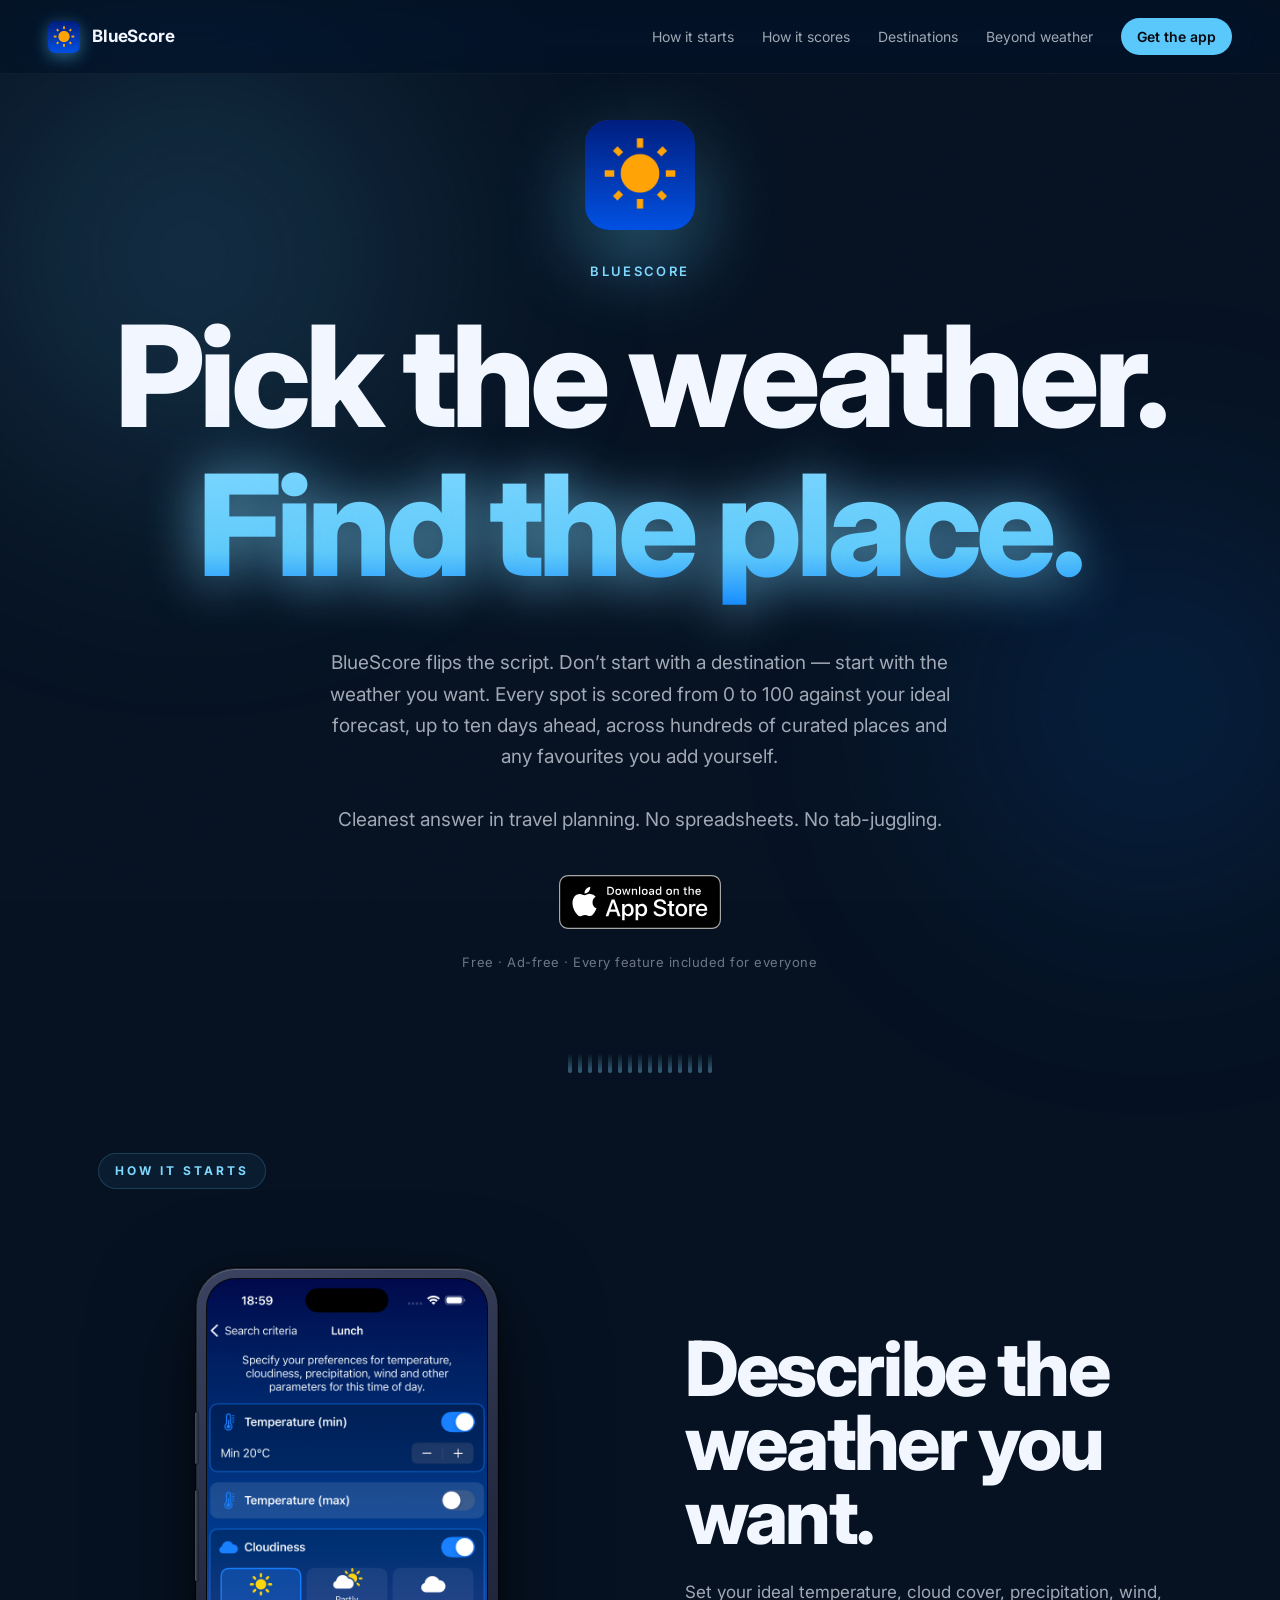
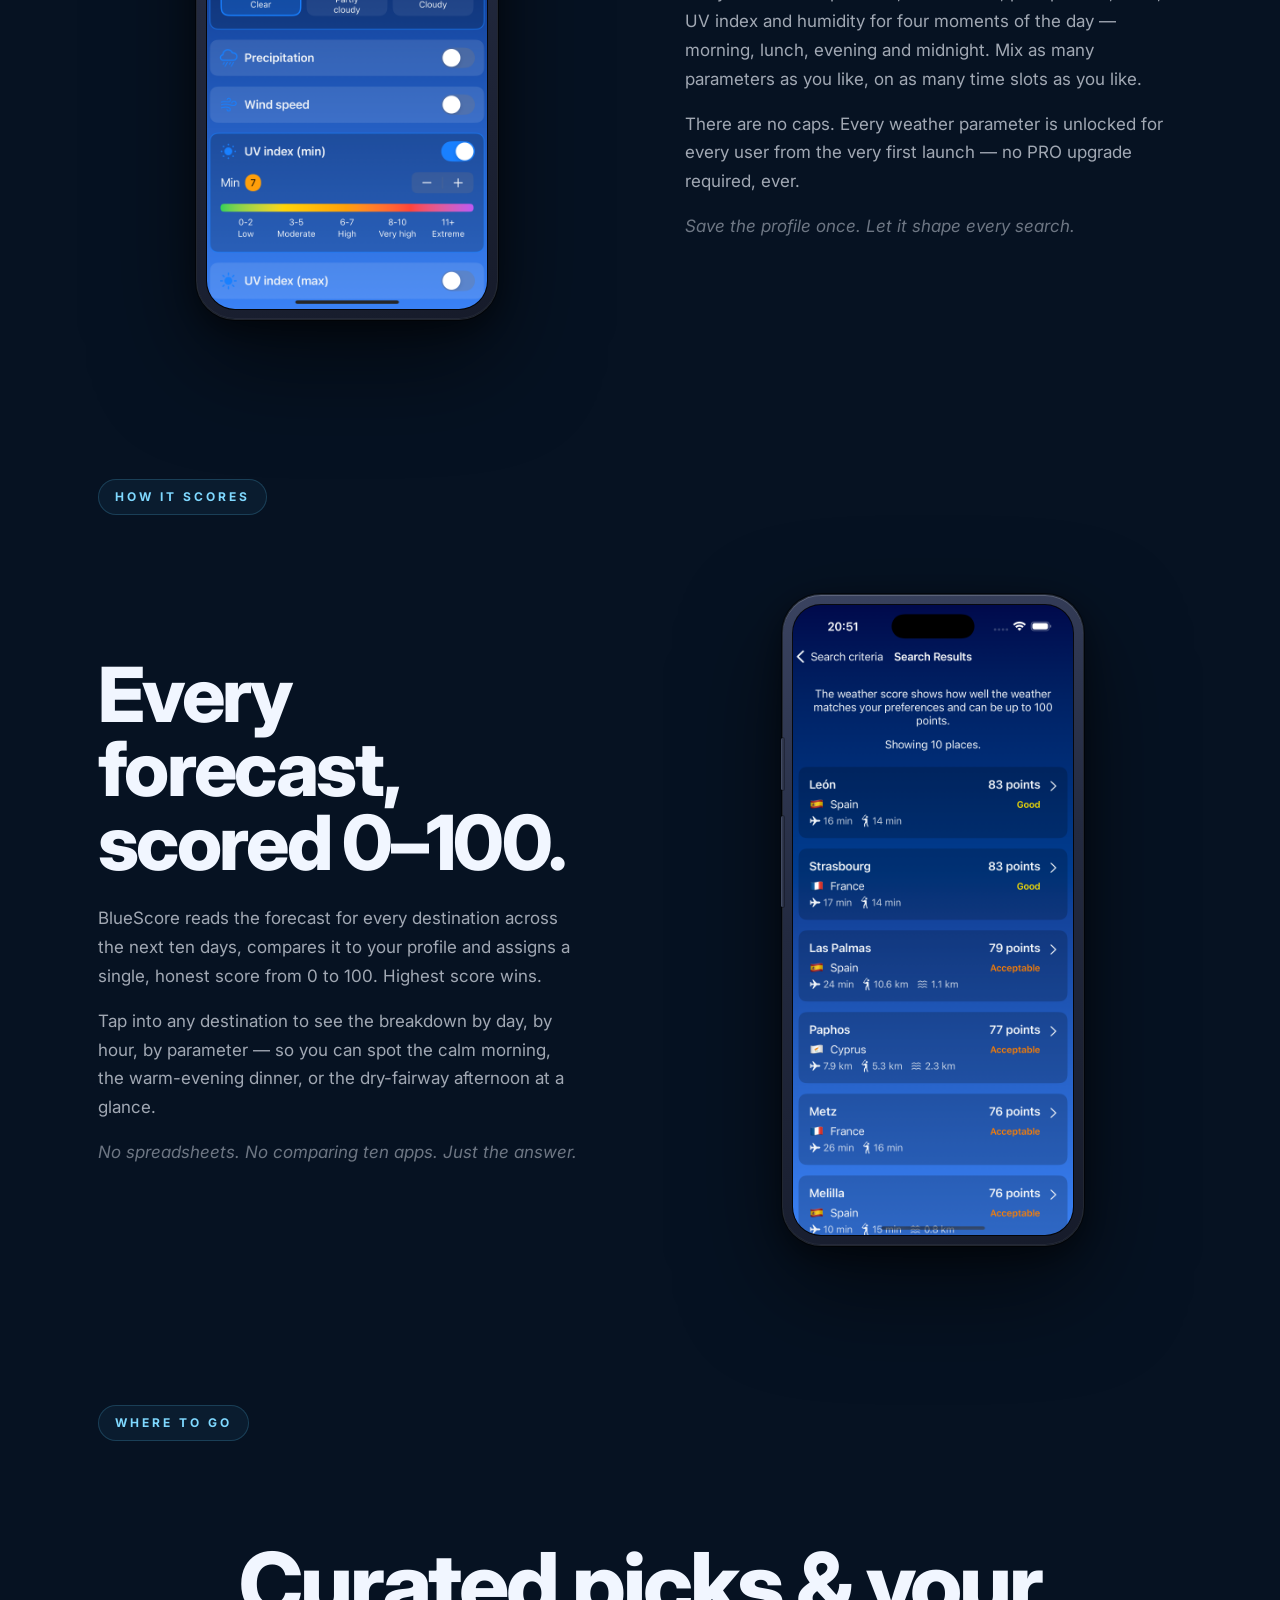
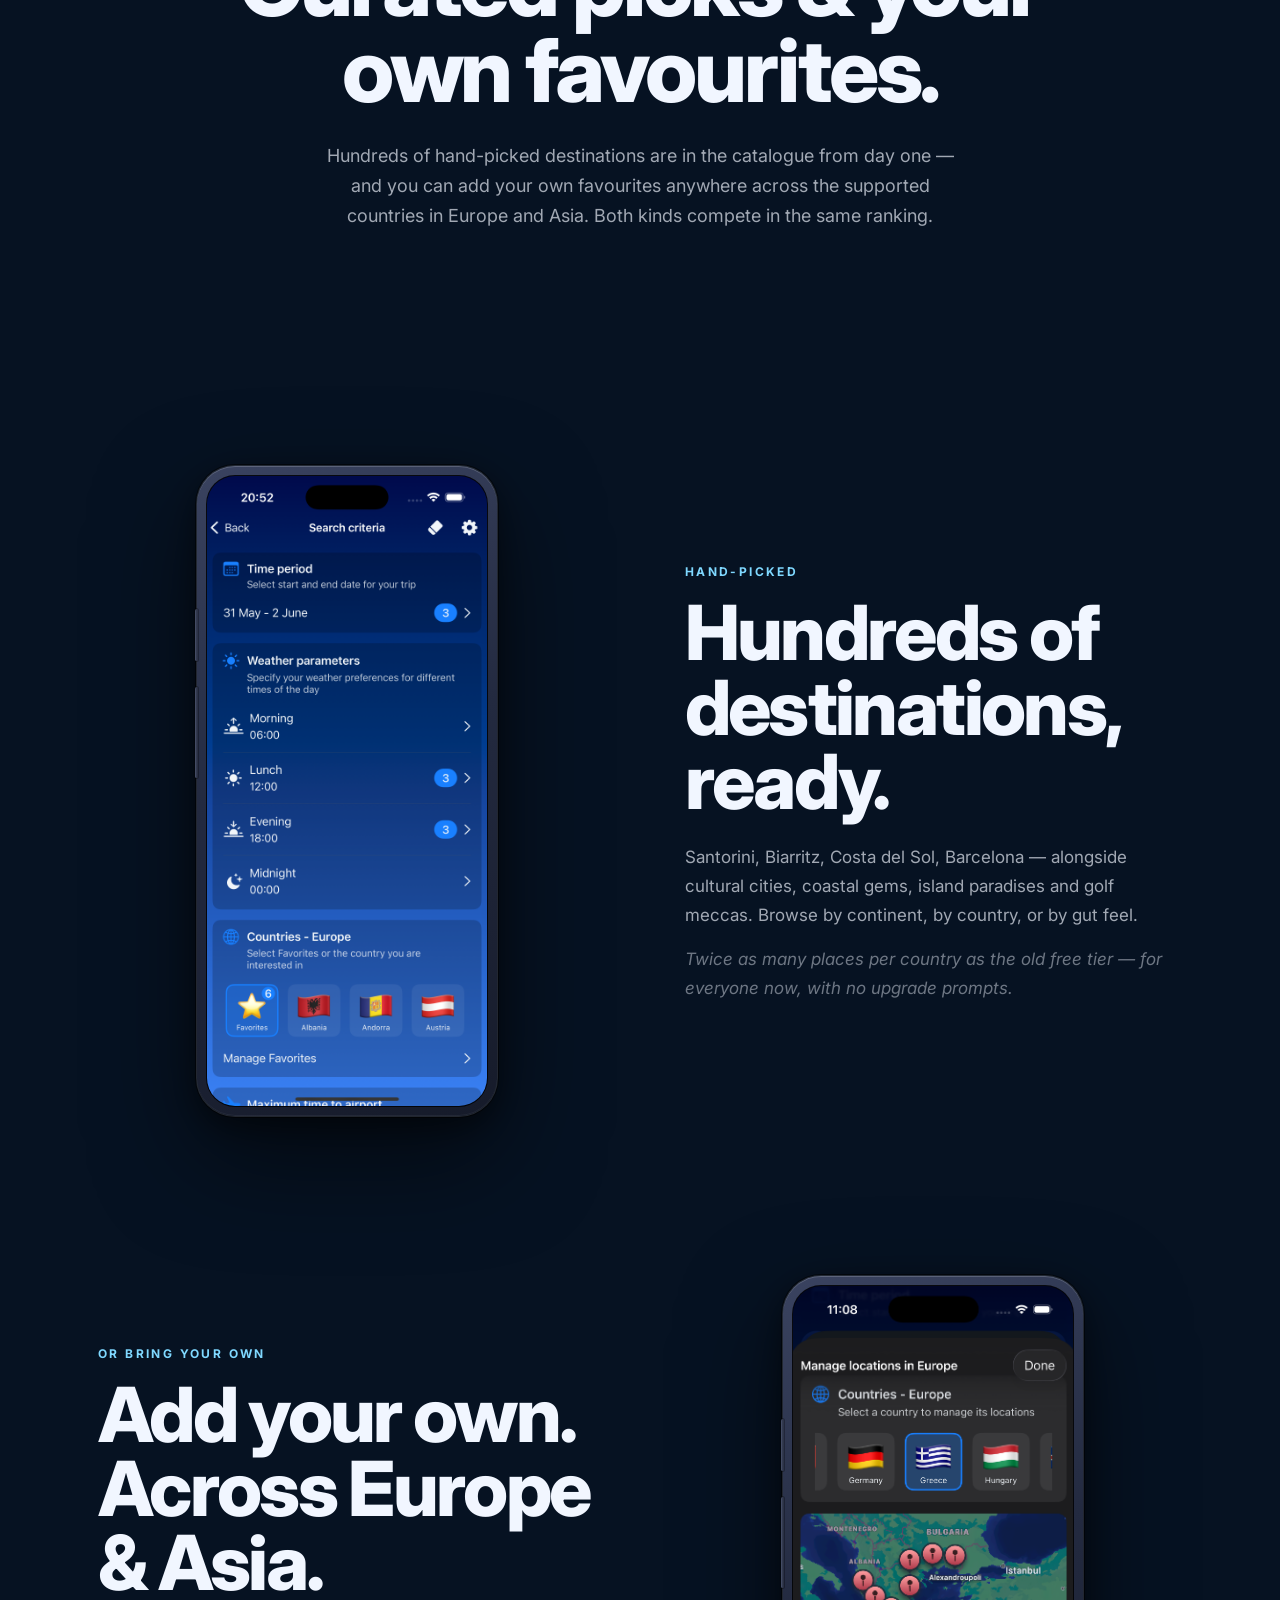
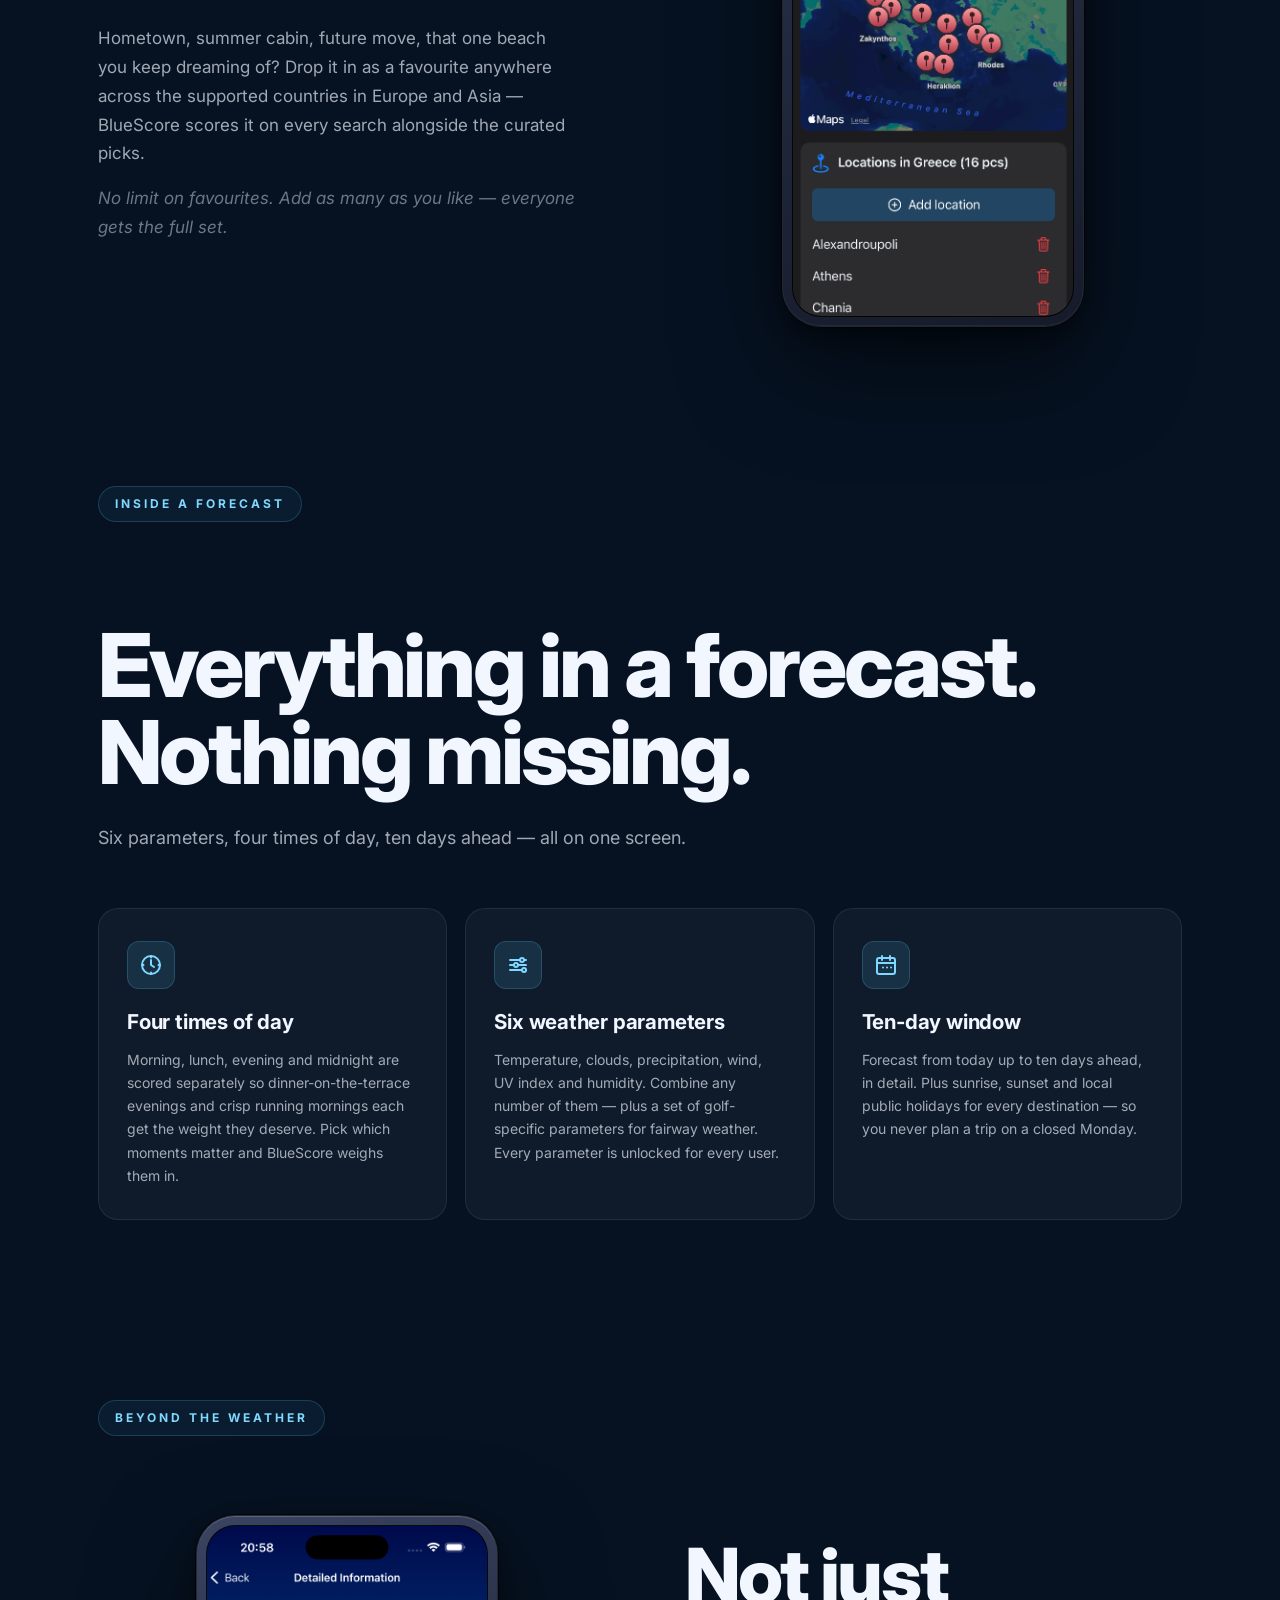
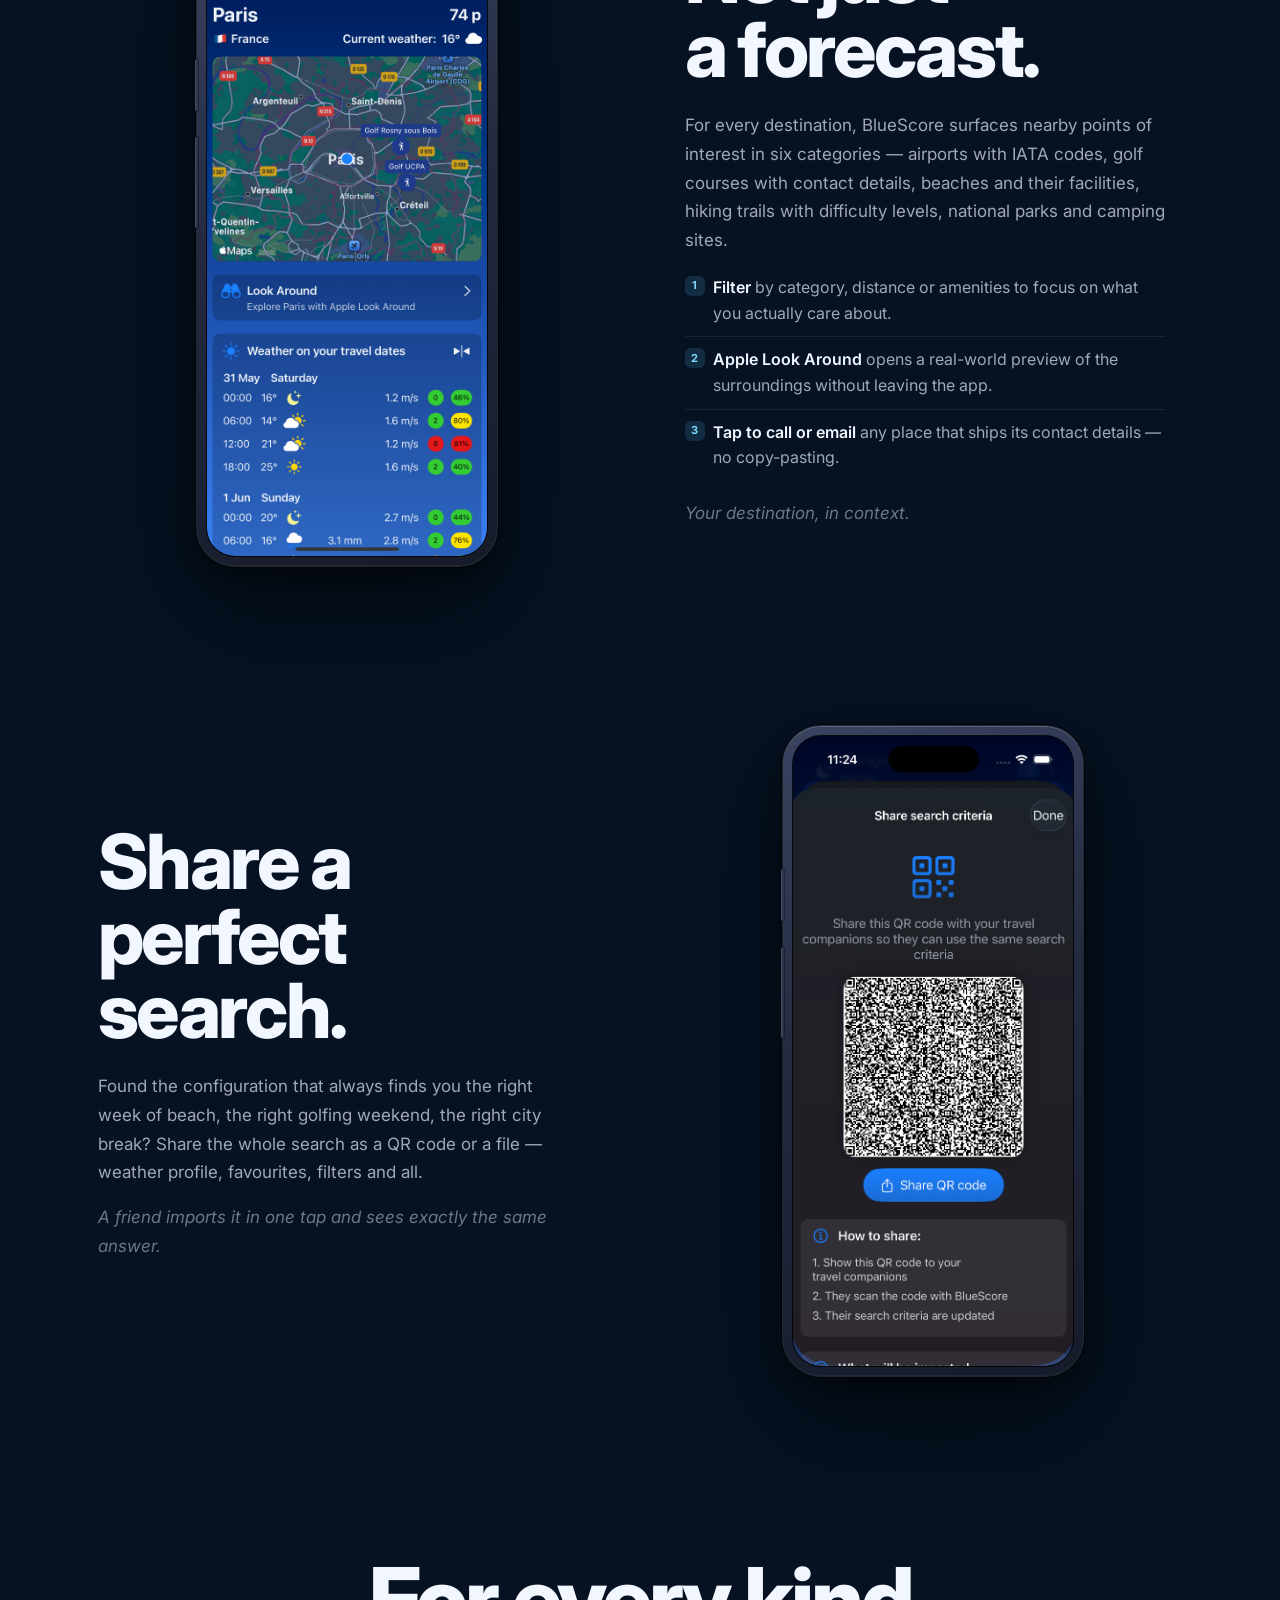
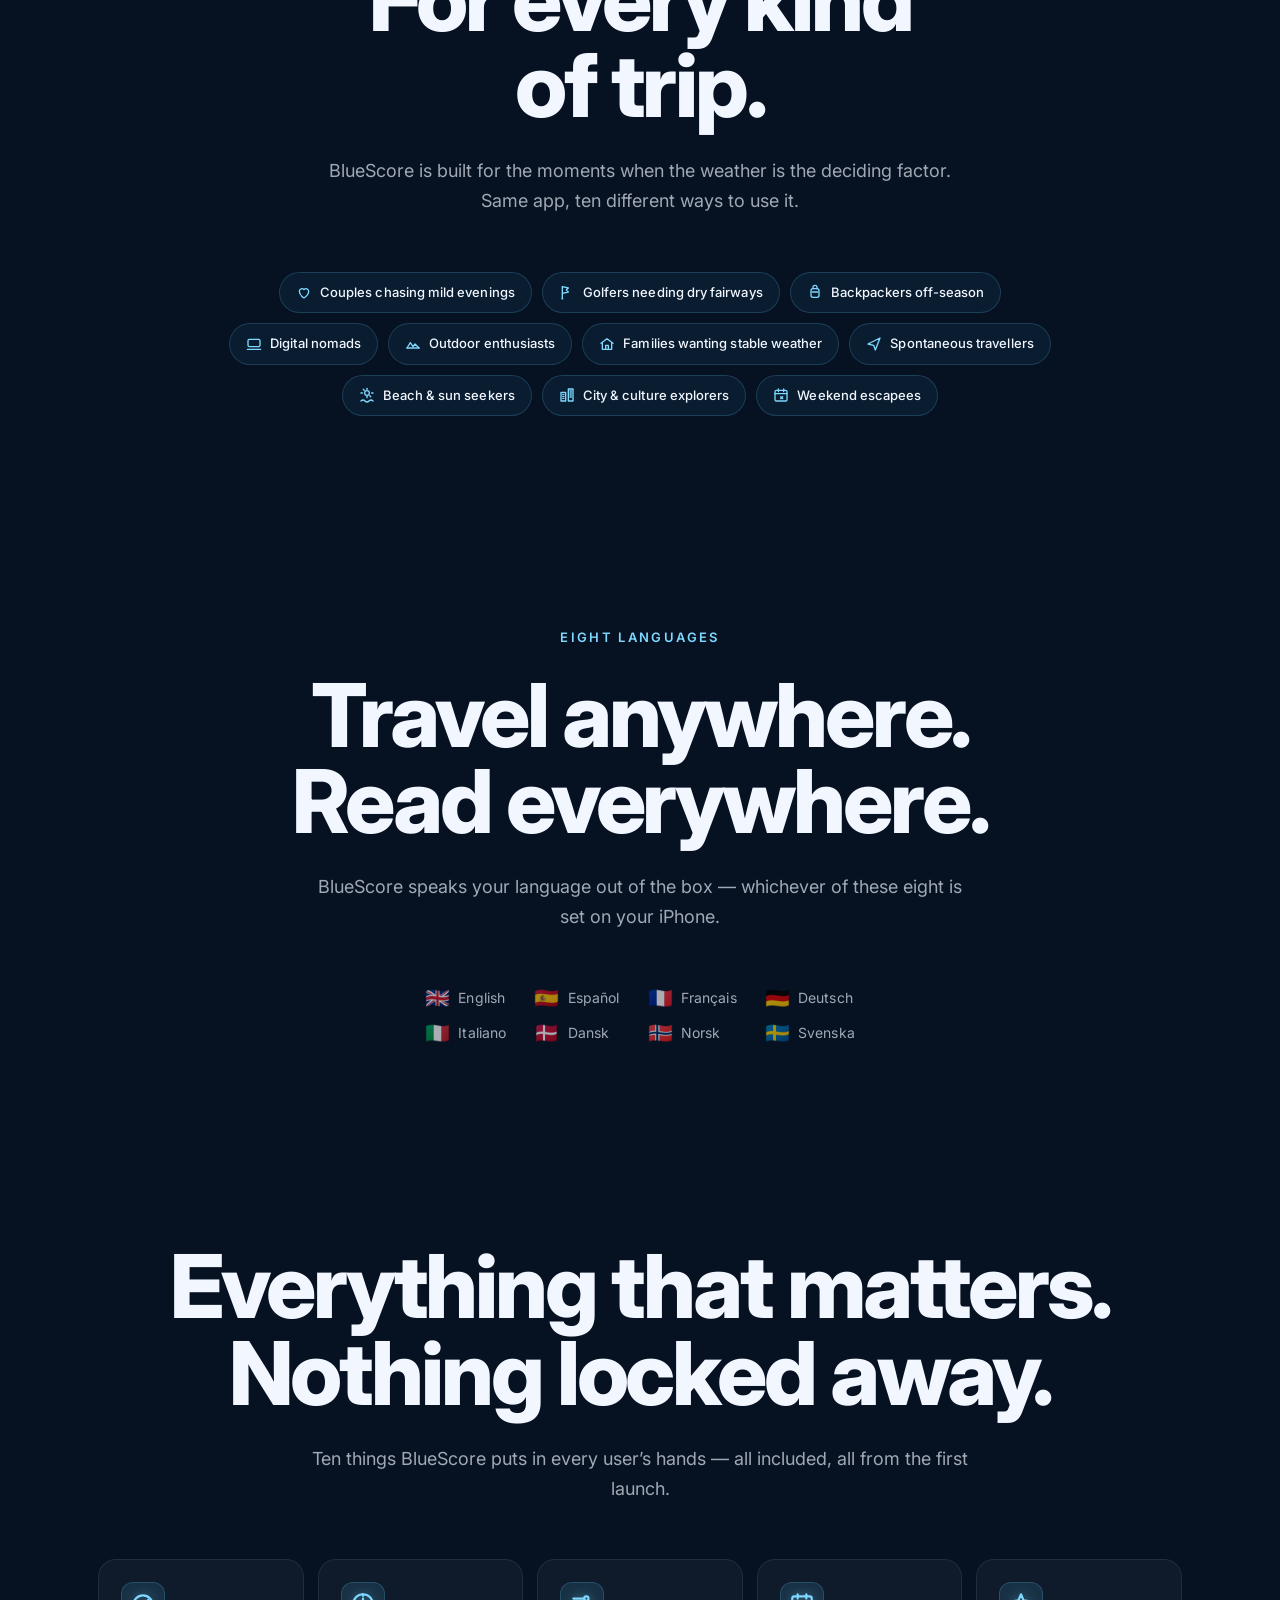
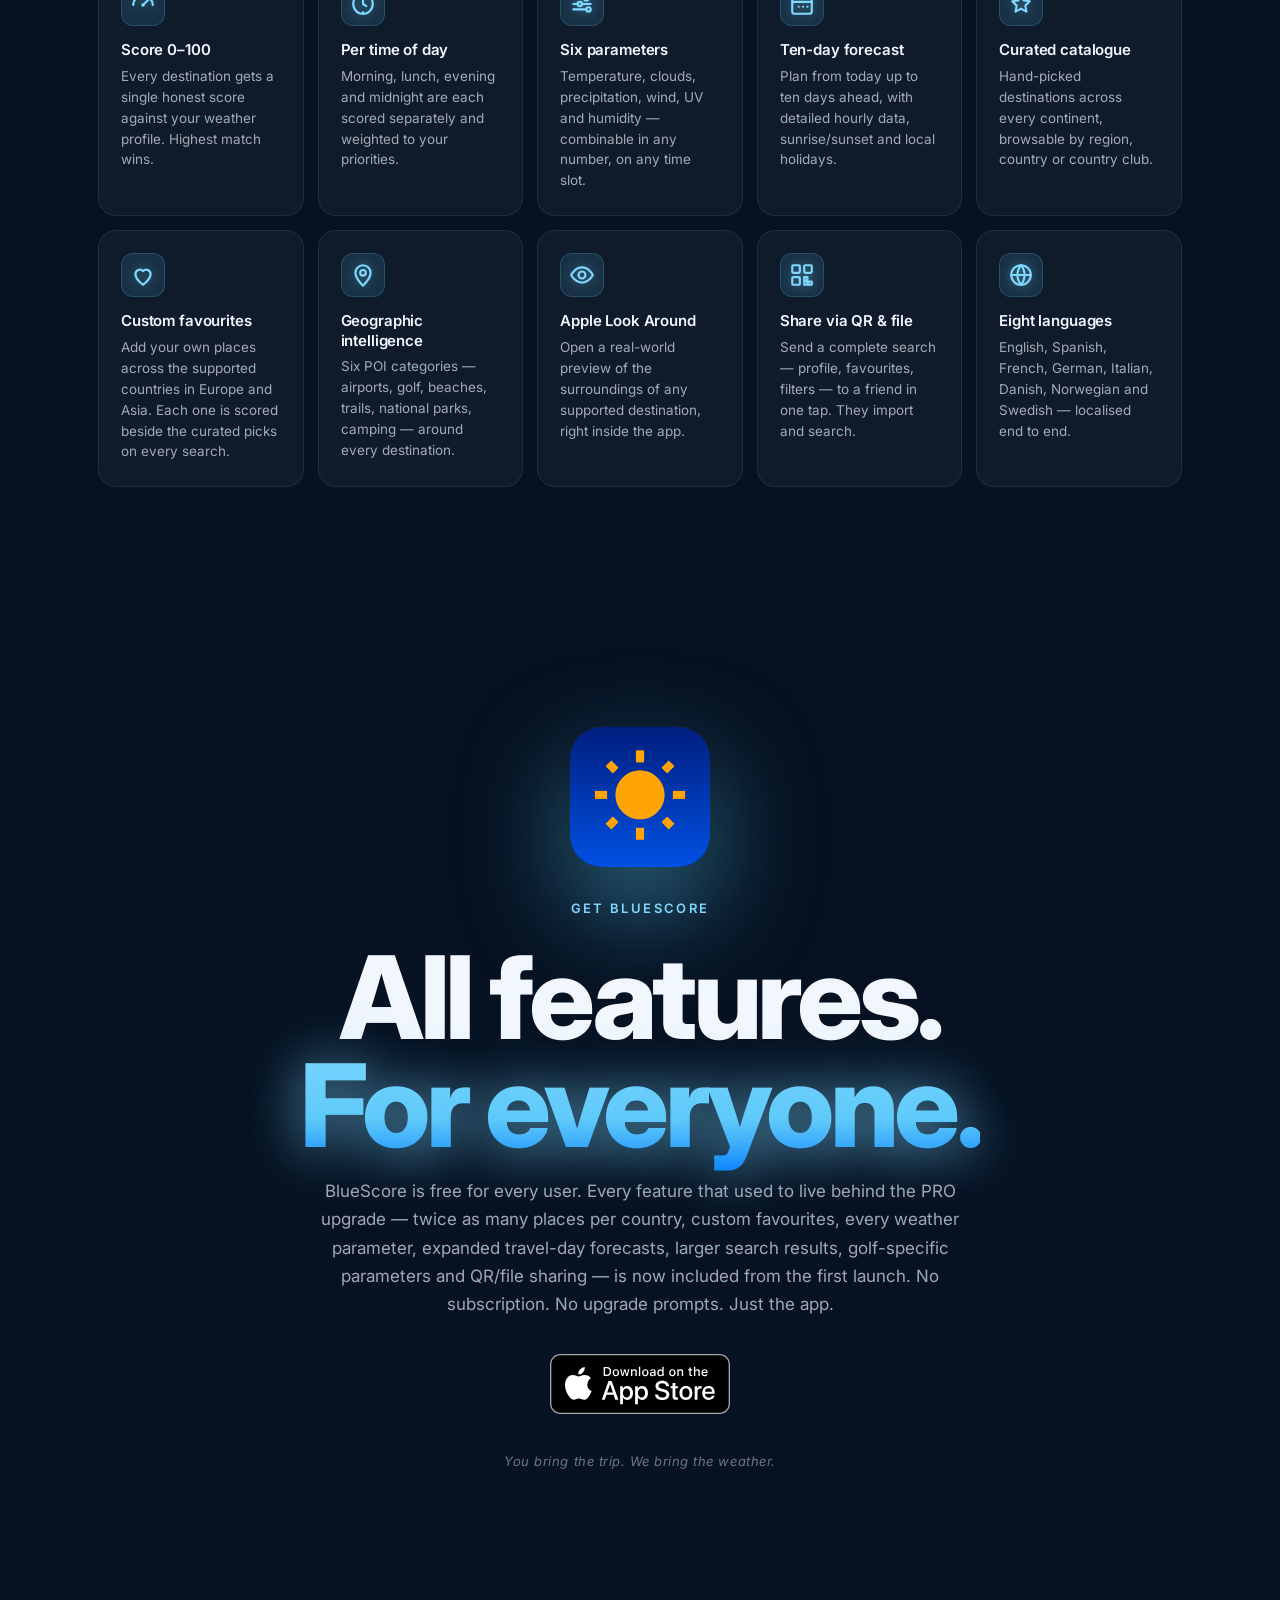
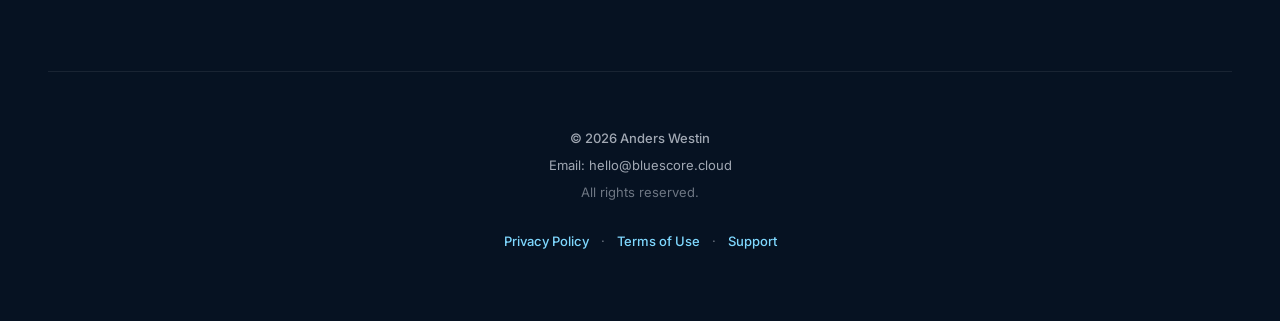
<file: index.html>
<!DOCTYPE html>
<html lang="en">
<head>
    <meta charset="UTF-8" />
    <meta name="viewport" content="width=device-width, initial-scale=1.0" />
    <title>BlueScore &mdash; Pick the weather. Find the place.</title>
    <meta name="description" content="BlueScore flips travel planning. Describe the weather you want, and the app ranks destinations 0&ndash;100 against your ideal forecast up to ten days ahead. Free, ad-free, every feature included for everyone." />
    <meta name="theme-color" content="#061222" />

    <!-- Open Graph -->
    <meta property="og:title" content="BlueScore &mdash; Pick the weather. Find the place." />
    <meta property="og:description" content="Describe the weather you want, and BlueScore ranks destinations 0&ndash;100 against your ideal forecast up to ten days ahead. All features included for everyone, no PRO upgrade." />
    <meta property="og:image" content="https://www.bluescore.cloud/BlueScore-iOS.png" />
    <meta property="og:type" content="website" />
    <meta property="og:url" content="https://www.bluescore.cloud/" />

    <!-- Twitter -->
    <meta name="twitter:card" content="summary_large_image" />
    <meta name="twitter:title" content="BlueScore &mdash; Pick the weather. Find the place." />
    <meta name="twitter:description" content="Describe the weather you want, and BlueScore ranks destinations 0&ndash;100 against your ideal forecast. All features free for everyone." />
    <meta name="twitter:image" content="https://www.bluescore.cloud/BlueScore-iOS.png" />
    <meta name="twitter:url" content="https://www.bluescore.cloud/" />

    <link rel="icon" type="image/png" href="BlueScore-iOS.png" />
    <link rel="apple-touch-icon" href="BlueScore-iOS.png" />
    <link rel="stylesheet" href="styles.css?v=4" />
    <link rel="preconnect" href="https://fonts.googleapis.com" />
    <link rel="preconnect" href="https://fonts.gstatic.com" crossorigin />
    <link href="https://fonts.googleapis.com/css2?family=Inter:wght@300;400;500;600;700;800;900&display=swap" rel="stylesheet" />
</head>
<body>
    <div class="grain"></div>
    <div class="ambient ambient--sky"></div>
    <div class="ambient ambient--deep"></div>

    <header class="nav">
        <a href="#top" class="nav__brand">
            <img src="BlueScore-iOS.png" alt="" class="nav__icon" />
            <span class="nav__name">BlueScore</span>
        </a>
        <nav class="nav__links">
            <a href="#how-it-starts">How it starts</a>
            <a href="#how-it-scores">How it scores</a>
            <a href="#destinations">Destinations</a>
            <a href="#beyond">Beyond weather</a>
            <a href="https://apps.apple.com/app/bluescore/id6744608825" class="nav__cta" target="_blank" rel="noopener">Get the app</a>
        </nav>
    </header>

    <main id="top">

        <!-- HERO -->
        <section class="hero">
            <div class="hero__inner">
                <img src="BlueScore-iOS.png" alt="BlueScore app icon" class="hero__icon" />
                <p class="eyebrow">BlueScore</p>
                <h1 class="hero__title">
                    <span class="hero__title-line">Pick the weather.</span>
                    <span class="hero__title-line hero__title-line--glow">Find the place.</span>
                </h1>
                <p class="hero__lede">
                    BlueScore flips the script. Don&rsquo;t start with a destination &mdash; start with the weather you want. Every spot is scored from 0 to 100 against your ideal forecast, up to ten days ahead, across hundreds of curated places and any favourites you add yourself.
                    <br /><br />
                    Cleanest answer in travel planning. No spreadsheets. No tab-juggling.
                </p>
                <div class="cta-row">
                    <a href="https://apps.apple.com/app/bluescore/id6744608825" class="app-store-badge" target="_blank" rel="noopener" aria-label="Download BlueScore on the App Store">
                        <img src="app-store-badge.svg" alt="Download on the App Store" />
                    </a>
                </div>
                <p class="hero__sub">Free &middot; Ad-free &middot; Every feature included for everyone</p>
            </div>
            <div class="hero__rays" aria-hidden="true">
                <span></span><span></span><span></span><span></span><span></span>
                <span></span><span></span><span></span><span></span><span></span>
                <span></span><span></span><span></span><span></span><span></span>
            </div>
        </section>

        <!-- SECTION: HOW IT STARTS -->
        <section class="section section--label" id="how-it-starts">
            <p class="section__label">How it starts</p>
        </section>

        <section class="feature">
            <div class="feature__visual">
                <div class="phone-frame" data-screenshot="search-criteria">
                    <img src="screenshots/01-search-criteria.png" alt="" onerror="this.style.display='none'" />
                    <div class="phone-frame__placeholder">
                        <div class="phone-frame__dot"></div>
                        <strong>Search criteria</strong>
                        <span>Screenshot placeholder</span>
                        <small>01-search-criteria.png</small>
                    </div>
                </div>
            </div>
            <div class="feature__copy">
                <h2 class="feature__title">Describe the<br />weather you want.</h2>
                <p class="feature__text">
                    Set your ideal temperature, cloud cover, precipitation, wind, UV index and humidity for four moments of the day &mdash; morning, lunch, evening and midnight. Mix as many parameters as you like, on as many time slots as you like.
                </p>
                <p class="feature__text">
                    There are no caps. Every weather parameter is unlocked for every user from the very first launch &mdash; no PRO upgrade required, ever.
                </p>
                <p class="feature__text feature__text--muted">
                    Save the profile once. Let it shape every search.
                </p>
            </div>
        </section>

        <!-- SECTION: HOW IT SCORES -->
        <section class="section section--label" id="how-it-scores">
            <p class="section__label">How it scores</p>
        </section>

        <section class="feature feature--reverse">
            <div class="feature__visual">
                <div class="phone-frame" data-screenshot="travel-dates">
                    <img src="screenshots/02-travel-dates.png" alt="" onerror="this.style.display='none'" />
                    <div class="phone-frame__placeholder">
                        <div class="phone-frame__dot"></div>
                        <strong>Travel dates</strong>
                        <span>Screenshot placeholder</span>
                        <small>02-travel-dates.png</small>
                    </div>
                </div>
            </div>
            <div class="feature__copy">
                <h2 class="feature__title">Every forecast,<br />scored <span class="nowrap">0&ndash;100</span>.</h2>
                <p class="feature__text">
                    BlueScore reads the forecast for every destination across the next ten days, compares it to your profile and assigns a single, honest score from 0 to 100. Highest score wins.
                </p>
                <p class="feature__text">
                    Tap into any destination to see the breakdown by day, by hour, by parameter &mdash; so you can spot the calm morning, the warm-evening dinner, or the dry-fairway afternoon at a glance.
                </p>
                <p class="feature__text feature__text--muted">
                    No spreadsheets. No comparing ten apps. Just the answer.
                </p>
            </div>
        </section>

        <!-- SECTION: DESTINATIONS -->
        <section class="section section--label" id="destinations">
            <p class="section__label">Where to go</p>
        </section>

        <section class="section section--center">
            <h2 class="section__title">Curated picks &amp; your<br />own favourites.</h2>
            <p class="section__lede">
                Hundreds of hand-picked destinations are in the catalogue from day one &mdash; and you can add your own favourites anywhere across the supported countries in Europe and Asia. Both kinds compete in the same ranking.
            </p>
        </section>

        <section class="feature">
            <div class="feature__visual">
                <div class="phone-frame" data-screenshot="curated">
                    <img src="screenshots/03-criteria-overview.png" alt="" onerror="this.style.display='none'" />
                    <div class="phone-frame__placeholder">
                        <div class="phone-frame__dot"></div>
                        <strong>Search criteria</strong>
                        <span>Screenshot placeholder</span>
                        <small>03-criteria-overview.png</small>
                    </div>
                </div>
            </div>
            <div class="feature__copy">
                <p class="kicker">Hand-picked</p>
                <h2 class="feature__title">Hundreds of<br />destinations, ready.</h2>
                <p class="feature__text">
                    Santorini, Biarritz, Costa del Sol, Barcelona &mdash; alongside cultural cities, coastal gems, island paradises and golf meccas. Browse by continent, by country, or by gut feel.
                </p>
                <p class="feature__text feature__text--muted">
                    Twice as many places per country as the old free tier &mdash; for everyone now, with no upgrade prompts.
                </p>
            </div>
        </section>

        <section class="feature feature--reverse">
            <div class="feature__visual">
                <div class="phone-frame" data-screenshot="favourites">
                    <img src="screenshots/04-favourites.png" alt="" onerror="this.style.display='none'" />
                    <div class="phone-frame__placeholder">
                        <div class="phone-frame__dot"></div>
                        <strong>Manage favourites</strong>
                        <span>Screenshot placeholder</span>
                        <small>04-favourites.png</small>
                    </div>
                </div>
            </div>
            <div class="feature__copy">
                <p class="kicker">Or bring your own</p>
                <h2 class="feature__title">Add your own.<br />Across Europe &amp; Asia.</h2>
                <p class="feature__text">
                    Hometown, summer cabin, future move, that one beach you keep dreaming of? Drop it in as a favourite anywhere across the supported countries in Europe and Asia &mdash; BlueScore scores it on every search alongside the curated picks.
                </p>
                <p class="feature__text feature__text--muted">
                    No limit on favourites. Add as many as you like &mdash; everyone gets the full set.
                </p>
            </div>
        </section>

        <!-- SECTION: WHAT IS IN A FORECAST -->
        <section class="section section--label">
            <p class="section__label">Inside a forecast</p>
        </section>

        <section class="section">
            <h2 class="section__title section__title--left">Everything in a forecast.<br />Nothing missing.</h2>
            <p class="section__lede section__lede--left">
                Six parameters, four times of day, ten days ahead &mdash; all on one screen.
            </p>
            <div class="trio">
                <div class="trio__card">
                    <div class="trio__icon" aria-hidden="true">
                        <svg viewBox="0 0 24 24" width="24" height="24" fill="none" stroke="currentColor" stroke-width="2" stroke-linecap="round" stroke-linejoin="round"><circle cx="12" cy="12" r="9"/><path d="M12 7v5l3 2"/><path d="M12 3v1.5"/><path d="M12 19.5V21"/><path d="M3 12h1.5"/><path d="M19.5 12H21"/></svg>
                    </div>
                    <h3 class="trio__title">Four times of day</h3>
                    <p class="trio__text">
                        Morning, lunch, evening and midnight are scored separately so dinner-on-the-terrace evenings and crisp running mornings each get the weight they deserve. Pick which moments matter and BlueScore weighs them in.
                    </p>
                </div>
                <div class="trio__card">
                    <div class="trio__icon" aria-hidden="true">
                        <svg viewBox="0 0 24 24" width="24" height="24" fill="none" stroke="currentColor" stroke-width="2" stroke-linecap="round" stroke-linejoin="round"><path d="M4 7h10"/><path d="M18 7h2"/><circle cx="16" cy="7" r="2"/><path d="M4 12h4"/><path d="M12 12h8"/><circle cx="10" cy="12" r="2"/><path d="M4 17h12"/><path d="M20 17h0"/><circle cx="18" cy="17" r="2"/></svg>
                    </div>
                    <h3 class="trio__title">Six weather parameters</h3>
                    <p class="trio__text">
                        Temperature, clouds, precipitation, wind, UV index and humidity. Combine any number of them &mdash; plus a set of golf-specific parameters for fairway weather. Every parameter is unlocked for every user.
                    </p>
                </div>
                <div class="trio__card">
                    <div class="trio__icon" aria-hidden="true">
                        <svg viewBox="0 0 24 24" width="24" height="24" fill="none" stroke="currentColor" stroke-width="2" stroke-linecap="round" stroke-linejoin="round"><rect x="3" y="5" width="18" height="16" rx="2"/><path d="M3 10h18"/><path d="M8 3v4"/><path d="M16 3v4"/><circle cx="9" cy="14.5" r="1" fill="currentColor" stroke="none"/><circle cx="13" cy="14.5" r="1" fill="currentColor" stroke="none"/><circle cx="17" cy="14.5" r="1" fill="currentColor" stroke="none"/></svg>
                    </div>
                    <h3 class="trio__title">Ten-day window</h3>
                    <p class="trio__text">
                        Forecast from today up to ten days ahead, in detail. Plus sunrise, sunset and local public holidays for every destination &mdash; so you never plan a trip on a closed Monday.
                    </p>
                </div>
            </div>
        </section>

        <!-- SECTION: BEYOND WEATHER -->
        <section class="section section--label" id="beyond">
            <p class="section__label">Beyond the weather</p>
        </section>

        <section class="feature">
            <div class="feature__visual">
                <div class="phone-frame" data-screenshot="poi">
                    <img src="screenshots/05-poi-settings.png" alt="" onerror="this.style.display='none'" />
                    <div class="phone-frame__placeholder">
                        <div class="phone-frame__dot"></div>
                        <strong>POI settings</strong>
                        <span>Screenshot placeholder</span>
                        <small>05-poi-settings.png</small>
                    </div>
                </div>
            </div>
            <div class="feature__copy">
                <h2 class="feature__title">Not just<br />a forecast.</h2>
                <p class="feature__text">
                    For every destination, BlueScore surfaces nearby points of interest in six categories &mdash; airports with IATA codes, golf courses with contact details, beaches and their facilities, hiking trails with difficulty levels, national parks and camping sites.
                </p>
                <ul class="feature__list">
                    <li><strong>Filter</strong> by category, distance or amenities to focus on what you actually care about.</li>
                    <li><strong>Apple Look Around</strong> opens a real-world preview of the surroundings without leaving the app.</li>
                    <li><strong>Tap to call or email</strong> any place that ships its contact details &mdash; no copy-pasting.</li>
                </ul>
                <p class="feature__text feature__text--muted">
                    Your destination, in context.
                </p>
            </div>
        </section>

        <section class="feature feature--reverse">
            <div class="feature__visual">
                <div class="phone-frame" data-screenshot="share">
                    <img src="screenshots/06-share-search.png" alt="" onerror="this.style.display='none'" />
                    <div class="phone-frame__placeholder">
                        <div class="phone-frame__dot"></div>
                        <strong>Share search</strong>
                        <span>Screenshot placeholder</span>
                        <small>06-share-search.png</small>
                    </div>
                </div>
            </div>
            <div class="feature__copy">
                <h2 class="feature__title">Share a perfect<br />search.</h2>
                <p class="feature__text">
                    Found the configuration that always finds you the right week of beach, the right golfing weekend, the right city break? Share the whole search as a QR code or a file &mdash; weather profile, favourites, filters and all.
                </p>
                <p class="feature__text feature__text--muted">
                    A friend imports it in one tap and sees exactly the same answer.
                </p>
            </div>
        </section>

        <!-- SECTION: AUDIENCE -->
        <section class="section section--center">
            <h2 class="section__title">For every kind<br />of trip.</h2>
            <p class="section__lede">
                BlueScore is built for the moments when the weather is the deciding factor. Same app, ten different ways to use it.
            </p>
            <div class="audience">
                <span class="audience__pill">
                    <svg viewBox="0 0 24 24" fill="none" stroke="currentColor" stroke-width="2" stroke-linecap="round" stroke-linejoin="round"><path d="M12 21s-7-4.5-7-10a4 4 0 0 1 7-2.6A4 4 0 0 1 19 11c0 5.5-7 10-7 10z"/></svg>
                    Couples chasing mild evenings
                </span>
                <span class="audience__pill">
                    <svg viewBox="0 0 24 24" fill="none" stroke="currentColor" stroke-width="2" stroke-linecap="round" stroke-linejoin="round"><path d="M5 21V4"/><path d="M5 4l9 2-3 3 3 3-9 2"/><circle cx="5" cy="22" r="1.4" fill="currentColor" stroke="none"/></svg>
                    Golfers needing dry fairways
                </span>
                <span class="audience__pill">
                    <svg viewBox="0 0 24 24" fill="none" stroke="currentColor" stroke-width="2" stroke-linecap="round" stroke-linejoin="round"><rect x="6" y="7" width="12" height="13" rx="3"/><path d="M9 7V5a3 3 0 0 1 6 0v2"/><path d="M8 12h8"/></svg>
                    Backpackers off-season
                </span>
                <span class="audience__pill">
                    <svg viewBox="0 0 24 24" fill="none" stroke="currentColor" stroke-width="2" stroke-linecap="round" stroke-linejoin="round"><rect x="3" y="5" width="18" height="11" rx="2"/><path d="M2 20h20"/></svg>
                    Digital nomads
                </span>
                <span class="audience__pill">
                    <svg viewBox="0 0 24 24" fill="none" stroke="currentColor" stroke-width="2" stroke-linecap="round" stroke-linejoin="round"><path d="M3 18l5-8 4 6 3-4 6 6"/><path d="M3 18h18"/></svg>
                    Outdoor enthusiasts
                </span>
                <span class="audience__pill">
                    <svg viewBox="0 0 24 24" fill="none" stroke="currentColor" stroke-width="2" stroke-linecap="round" stroke-linejoin="round"><path d="M3 11l9-7 9 7"/><path d="M5 10v10h14V10"/><path d="M10 20v-6h4v6"/></svg>
                    Families wanting stable weather
                </span>
                <span class="audience__pill">
                    <svg viewBox="0 0 24 24" fill="none" stroke="currentColor" stroke-width="2" stroke-linecap="round" stroke-linejoin="round"><path d="M3 12l18-9-7 18-2.5-7L3 12z"/></svg>
                    Spontaneous travellers
                </span>
                <span class="audience__pill">
                    <svg viewBox="0 0 24 24" fill="none" stroke="currentColor" stroke-width="2" stroke-linecap="round" stroke-linejoin="round"><circle cx="12" cy="9" r="3.5"/><path d="M12 2v2"/><path d="M12 14v2"/><path d="M5 9H3"/><path d="M21 9h-2"/><path d="M6.4 3.4l1.4 1.4"/><path d="M16.2 13.2l1.4 1.4"/><path d="M3 21c2-2 4-2 6 0s4 2 6 0 4-2 6 0"/></svg>
                    Beach &amp; sun seekers
                </span>
                <span class="audience__pill">
                    <svg viewBox="0 0 24 24" fill="none" stroke="currentColor" stroke-width="2" stroke-linecap="round" stroke-linejoin="round"><rect x="3" y="8" width="7" height="13"/><rect x="14" y="3" width="7" height="18"/><path d="M5.5 11h2"/><path d="M5.5 14h2"/><path d="M5.5 17h2"/><path d="M16.5 6h2"/><path d="M16.5 9h2"/><path d="M16.5 12h2"/><path d="M16.5 15h2"/></svg>
                    City &amp; culture explorers
                </span>
                <span class="audience__pill">
                    <svg viewBox="0 0 24 24" fill="none" stroke="currentColor" stroke-width="2" stroke-linecap="round" stroke-linejoin="round"><rect x="3" y="5" width="18" height="16" rx="2"/><path d="M3 10h18"/><path d="M8 3v4"/><path d="M16 3v4"/><path d="M14.5 14.5l-3 3"/><path d="M11.5 14.5l3 3"/></svg>
                    Weekend escapees
                </span>
            </div>
        </section>

        <!-- SECTION: LANGUAGES -->
        <section class="section section--center">
            <p class="eyebrow eyebrow--center">Eight languages</p>
            <h2 class="section__title">Travel anywhere.<br />Read everywhere.</h2>
            <p class="section__lede">
                BlueScore speaks your language out of the box &mdash; whichever of these eight is set on your iPhone.
            </p>
            <div class="languages">
                <span class="languages__item"><span class="languages__flag">&#127468;&#127463;</span> English</span>
                <span class="languages__item"><span class="languages__flag">&#127466;&#127480;</span> Espa&ntilde;ol</span>
                <span class="languages__item"><span class="languages__flag">&#127467;&#127479;</span> Fran&ccedil;ais</span>
                <span class="languages__item"><span class="languages__flag">&#127465;&#127466;</span> Deutsch</span>
                <span class="languages__item"><span class="languages__flag">&#127470;&#127481;</span> Italiano</span>
                <span class="languages__item"><span class="languages__flag">&#127465;&#127472;</span> Dansk</span>
                <span class="languages__item"><span class="languages__flag">&#127475;&#127476;</span> Norsk</span>
                <span class="languages__item"><span class="languages__flag">&#127480;&#127466;</span> Svenska</span>
            </div>
        </section>

        <!-- SECTION: EVERYTHING INSIDE (badges 5x2) -->
        <section class="section section--center">
            <h2 class="section__title">Everything that matters.<br />Nothing locked away.</h2>
            <p class="section__lede">
                Ten things BlueScore puts in every user&rsquo;s hands &mdash; all included, all from the first launch.
            </p>
            <div class="badges">
                <div class="badge">
                    <span class="badge__icon" aria-hidden="true">
                        <svg viewBox="0 0 24 24" fill="none" stroke="currentColor" stroke-width="2" stroke-linecap="round" stroke-linejoin="round"><path d="M3 13a9 9 0 1 1 18 0"/><path d="M12 13l5-5"/><circle cx="12" cy="13" r="1.6" fill="currentColor" stroke="none"/></svg>
                    </span>
                    <div class="badge__text">
                        <span class="badge__label">Score 0&ndash;100</span>
                        <p class="badge__desc">Every destination gets a single honest score against your weather profile. Highest match wins.</p>
                    </div>
                </div>
                <div class="badge">
                    <span class="badge__icon" aria-hidden="true">
                        <svg viewBox="0 0 24 24" fill="none" stroke="currentColor" stroke-width="2" stroke-linecap="round" stroke-linejoin="round"><circle cx="12" cy="12" r="9"/><path d="M12 7v5l3 2"/><path d="M12 3v1.5"/><path d="M12 19.5V21"/></svg>
                    </span>
                    <div class="badge__text">
                        <span class="badge__label">Per time of day</span>
                        <p class="badge__desc">Morning, lunch, evening and midnight are each scored separately and weighted to your priorities.</p>
                    </div>
                </div>
                <div class="badge">
                    <span class="badge__icon" aria-hidden="true">
                        <svg viewBox="0 0 24 24" fill="none" stroke="currentColor" stroke-width="2" stroke-linecap="round" stroke-linejoin="round"><path d="M4 7h10"/><circle cx="16" cy="7" r="2"/><path d="M4 12h4"/><circle cx="10" cy="12" r="2"/><path d="M12 12h8"/><path d="M4 17h12"/><circle cx="18" cy="17" r="2"/></svg>
                    </span>
                    <div class="badge__text">
                        <span class="badge__label">Six parameters</span>
                        <p class="badge__desc">Temperature, clouds, precipitation, wind, UV and humidity &mdash; combinable in any number, on any time slot.</p>
                    </div>
                </div>
                <div class="badge">
                    <span class="badge__icon" aria-hidden="true">
                        <svg viewBox="0 0 24 24" fill="none" stroke="currentColor" stroke-width="2" stroke-linecap="round" stroke-linejoin="round"><rect x="3" y="5" width="18" height="16" rx="2"/><path d="M3 10h18"/><path d="M8 3v4"/><path d="M16 3v4"/><circle cx="9" cy="14.5" r="1" fill="currentColor" stroke="none"/><circle cx="13" cy="14.5" r="1" fill="currentColor" stroke="none"/><circle cx="17" cy="14.5" r="1" fill="currentColor" stroke="none"/></svg>
                    </span>
                    <div class="badge__text">
                        <span class="badge__label">Ten-day forecast</span>
                        <p class="badge__desc">Plan from today up to ten days ahead, with detailed hourly data, sunrise/sunset and local holidays.</p>
                    </div>
                </div>
                <div class="badge">
                    <span class="badge__icon" aria-hidden="true">
                        <svg viewBox="0 0 24 24" fill="none" stroke="currentColor" stroke-width="2" stroke-linecap="round" stroke-linejoin="round"><path d="M12 3l2.4 5.6L20 9.5l-4 4 1 5.5-5-2.7-5 2.7 1-5.5-4-4 5.6-.9z"/></svg>
                    </span>
                    <div class="badge__text">
                        <span class="badge__label">Curated catalogue</span>
                        <p class="badge__desc">Hand-picked destinations across every continent, browsable by region, country or country club.</p>
                    </div>
                </div>
                <div class="badge">
                    <span class="badge__icon" aria-hidden="true">
                        <svg viewBox="0 0 24 24" fill="none" stroke="currentColor" stroke-width="2" stroke-linecap="round" stroke-linejoin="round"><path d="M12 21s-7-4.5-7-10a4 4 0 0 1 7-2.6A4 4 0 0 1 19 11c0 5.5-7 10-7 10z"/></svg>
                    </span>
                    <div class="badge__text">
                        <span class="badge__label">Custom favourites</span>
                        <p class="badge__desc">Add your own places across the supported countries in Europe and Asia. Each one is scored beside the curated picks on every search.</p>
                    </div>
                </div>
                <div class="badge">
                    <span class="badge__icon" aria-hidden="true">
                        <svg viewBox="0 0 24 24" fill="none" stroke="currentColor" stroke-width="2" stroke-linecap="round" stroke-linejoin="round"><path d="M12 22s-7-7-7-12a7 7 0 0 1 14 0c0 5-7 12-7 12z"/><circle cx="12" cy="10" r="2.6"/></svg>
                    </span>
                    <div class="badge__text">
                        <span class="badge__label">Geographic intelligence</span>
                        <p class="badge__desc">Six POI categories &mdash; airports, golf, beaches, trails, national parks, camping &mdash; around every destination.</p>
                    </div>
                </div>
                <div class="badge">
                    <span class="badge__icon" aria-hidden="true">
                        <svg viewBox="0 0 24 24" fill="none" stroke="currentColor" stroke-width="2" stroke-linecap="round" stroke-linejoin="round"><path d="M2 12s3.5-7 10-7 10 7 10 7-3.5 7-10 7S2 12 2 12z"/><circle cx="12" cy="12" r="3.2"/></svg>
                    </span>
                    <div class="badge__text">
                        <span class="badge__label">Apple Look Around</span>
                        <p class="badge__desc">Open a real-world preview of the surroundings of any supported destination, right inside the app.</p>
                    </div>
                </div>
                <div class="badge">
                    <span class="badge__icon" aria-hidden="true">
                        <svg viewBox="0 0 24 24" fill="none" stroke="currentColor" stroke-width="2" stroke-linecap="round" stroke-linejoin="round"><rect x="3" y="3" width="7" height="7" rx="1"/><rect x="14" y="3" width="7" height="7" rx="1"/><rect x="3" y="14" width="7" height="7" rx="1"/><rect x="14" y="14" width="3" height="3"/><rect x="18" y="18" width="3" height="3"/><rect x="14" y="18" width="3" height="3"/></svg>
                    </span>
                    <div class="badge__text">
                        <span class="badge__label">Share via QR &amp; file</span>
                        <p class="badge__desc">Send a complete search &mdash; profile, favourites, filters &mdash; to a friend in one tap. They import and search.</p>
                    </div>
                </div>
                <div class="badge">
                    <span class="badge__icon" aria-hidden="true">
                        <svg viewBox="0 0 24 24" fill="none" stroke="currentColor" stroke-width="2" stroke-linecap="round" stroke-linejoin="round"><circle cx="12" cy="12" r="9"/><path d="M3 12h18"/><path d="M12 3a14 14 0 0 1 0 18"/><path d="M12 3a14 14 0 0 0 0 18"/></svg>
                    </span>
                    <div class="badge__text">
                        <span class="badge__label">Eight languages</span>
                        <p class="badge__desc">English, Spanish, French, German, Italian, Danish, Norwegian and Swedish &mdash; localised end to end.</p>
                    </div>
                </div>
            </div>
        </section>

        <!-- FINAL CTA -->
        <section class="cta" id="get">
            <img src="BlueScore-iOS.png" alt="" class="cta__icon" />
            <p class="eyebrow eyebrow--center">Get BlueScore</p>
            <h2 class="cta__title">
                All features.<br /><span class="cta__title-glow">For everyone.</span>
            </h2>
            <p class="cta__sub">
                BlueScore is free for every user. Every feature that used to live behind the PRO upgrade &mdash; twice as many places per country, custom favourites, every weather parameter, expanded travel-day forecasts, larger search results, golf-specific parameters and QR/file sharing &mdash; is now included from the first launch. No subscription. No upgrade prompts. Just the app.
            </p>
            <div class="cta-row">
                <a href="https://apps.apple.com/app/bluescore/id6744608825" class="app-store-badge" target="_blank" rel="noopener" aria-label="Download BlueScore on the App Store">
                    <img src="app-store-badge.svg" alt="Download on the App Store" />
                </a>
            </div>
            <p class="cta__tag">You bring the trip. We bring the weather.</p>
        </section>

        <footer class="footer">
            <p class="footer__copyright">&copy; 2026 Anders Westin</p>
            <p>Email: <a href="mailto:hello@bluescore.cloud">hello@bluescore.cloud</a></p>
            <p class="footer__sub">All rights reserved.</p>
            <p class="footer__links">
                <a href="privacypolicy/">Privacy Policy</a>
                <span class="footer__sep">&middot;</span>
                <a href="terms/">Terms of Use</a>
                <span class="footer__sep">&middot;</span>
                <a href="support/">Support</a>
            </p>
        </footer>
    </main>

    <script src="script.js" defer></script>
</body>
</html>
</file>
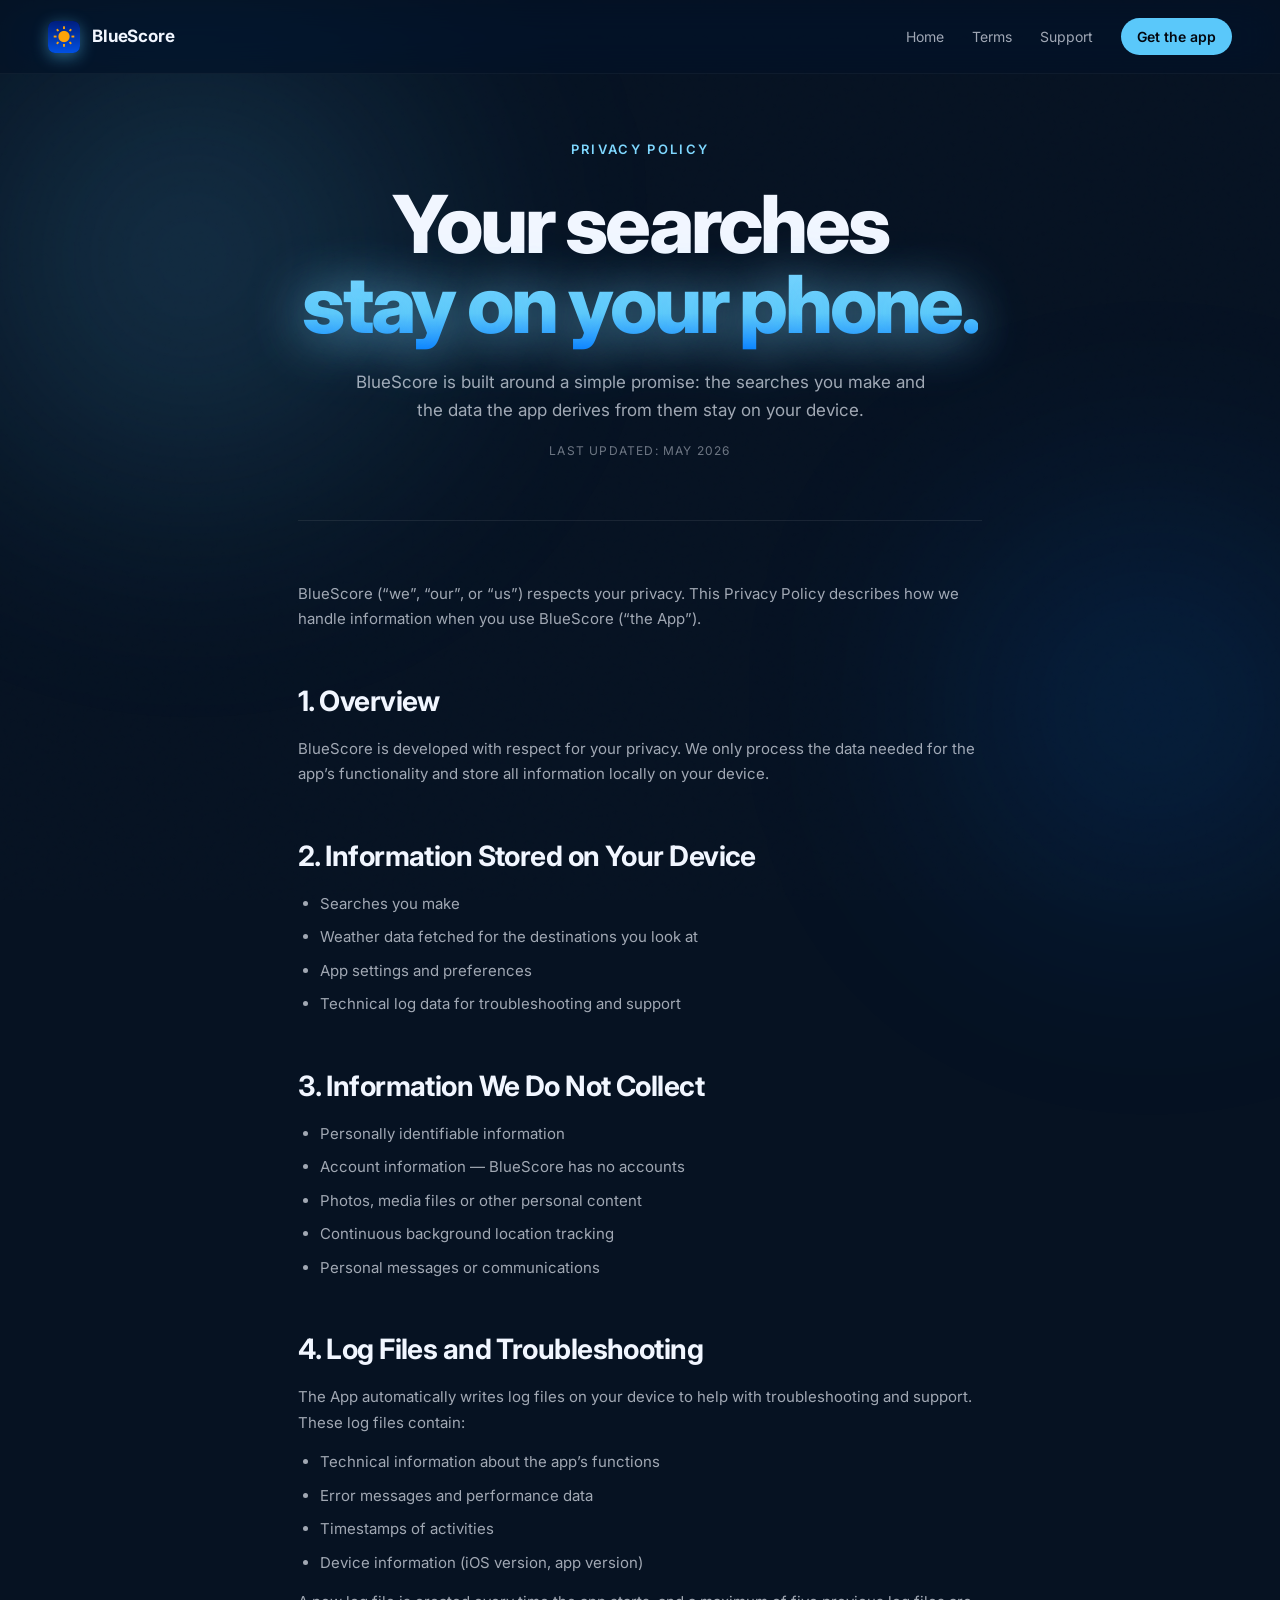
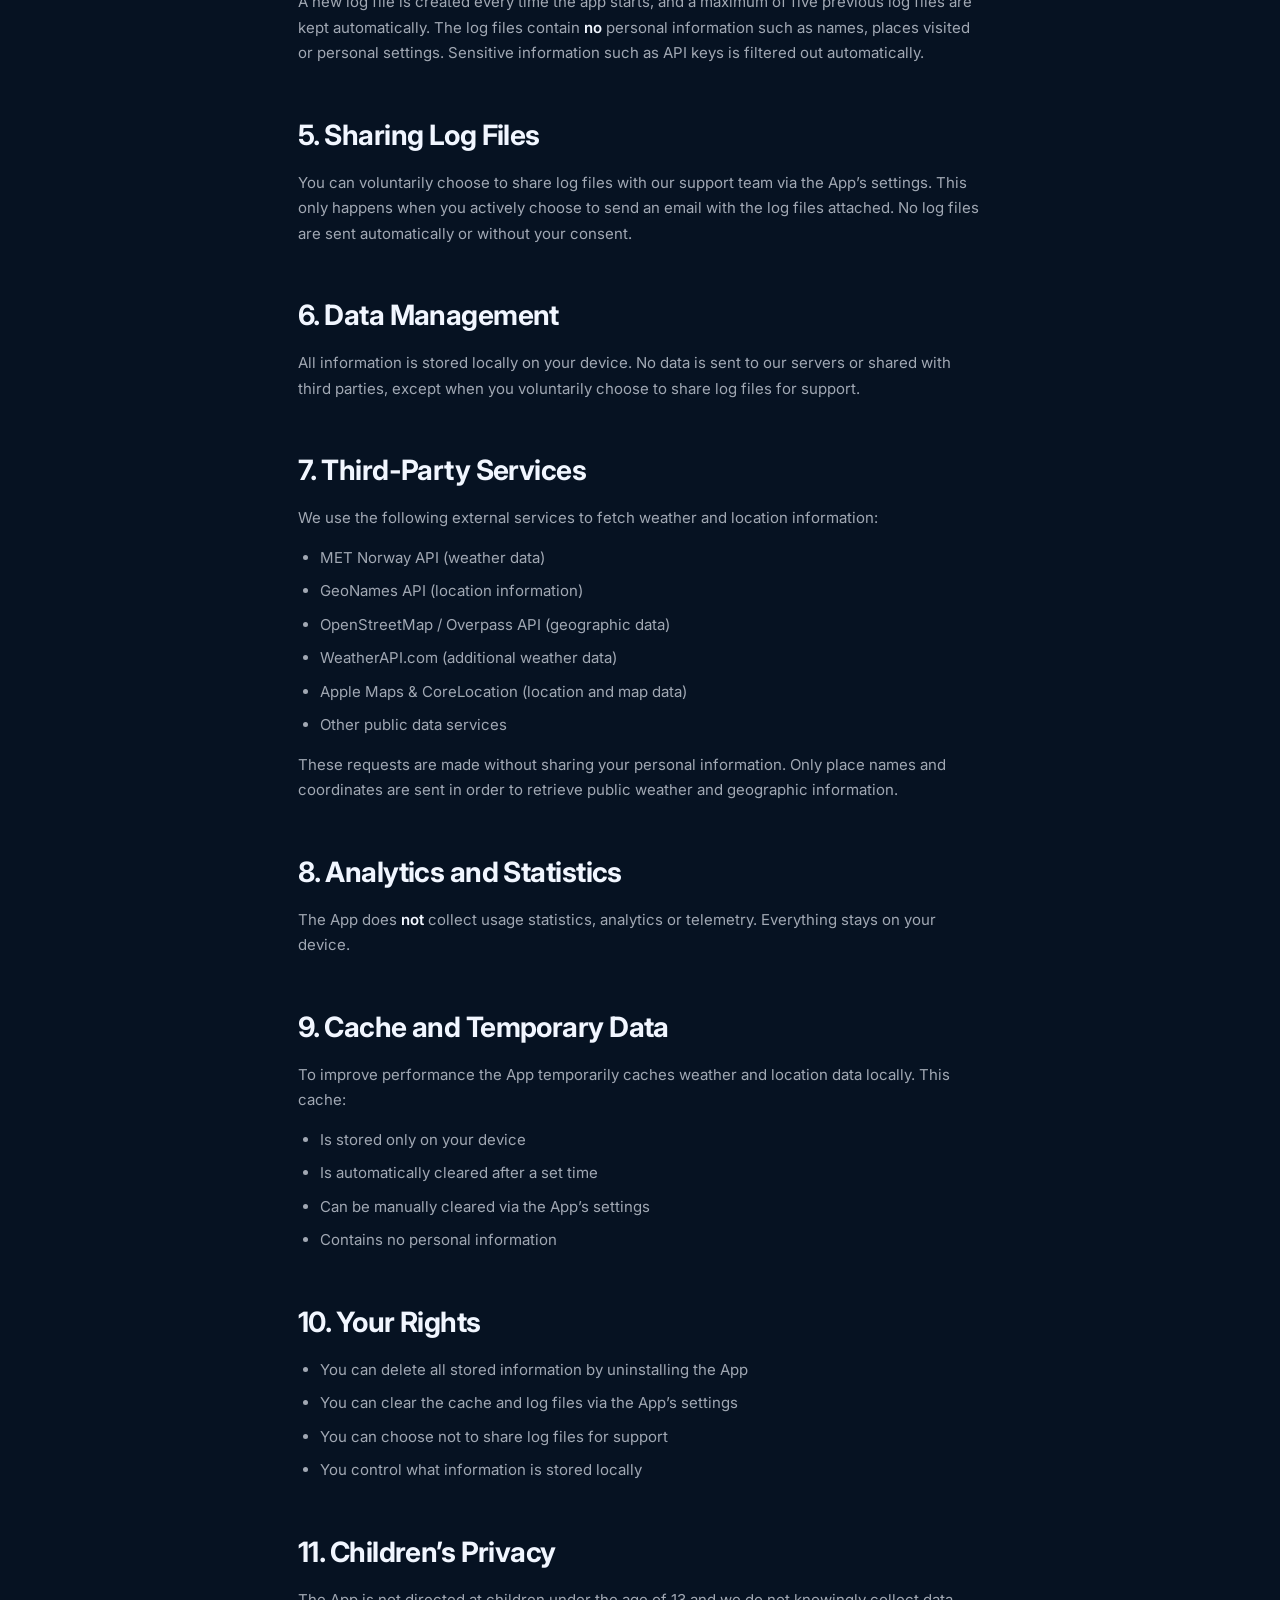
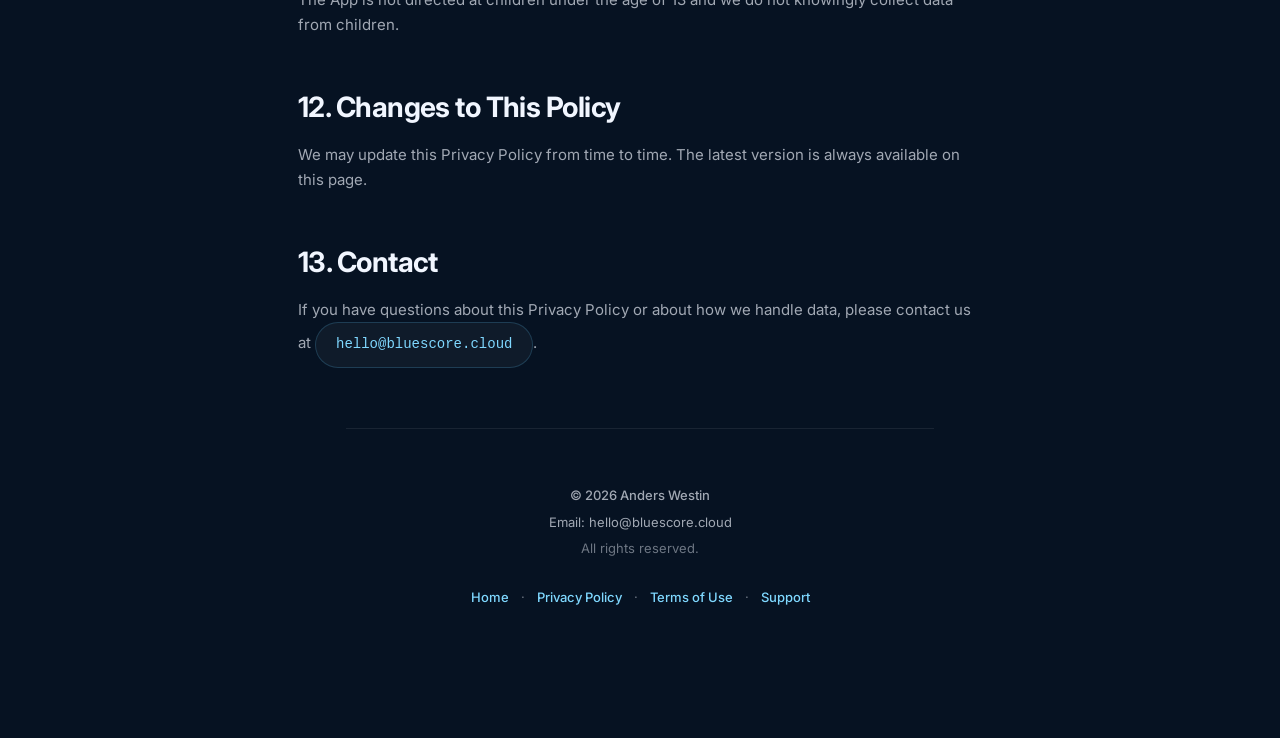
<file: privacypolicy/index.html>
<!DOCTYPE html>
<html lang="en">
<head>
    <meta charset="UTF-8" />
    <meta name="viewport" content="width=device-width, initial-scale=1.0" />
    <title>Privacy Policy &mdash; BlueScore</title>
    <meta name="description" content="BlueScore Privacy Policy. Your searches and weather data stay on your device, nothing is collected by us." />
    <meta name="theme-color" content="#061222" />

    <link rel="icon" type="image/png" href="../BlueScore-iOS.png" />
    <link rel="apple-touch-icon" href="../BlueScore-iOS.png" />
    <link rel="stylesheet" href="../styles.css?v=4" />
    <link rel="preconnect" href="https://fonts.googleapis.com" />
    <link rel="preconnect" href="https://fonts.gstatic.com" crossorigin />
    <link href="https://fonts.googleapis.com/css2?family=Inter:wght@300;400;500;600;700;800;900&display=swap" rel="stylesheet" />
</head>
<body>
    <div class="grain"></div>
    <div class="ambient ambient--sky"></div>
    <div class="ambient ambient--deep"></div>

    <header class="nav">
        <a href="../" class="nav__brand">
            <img src="../BlueScore-iOS.png" alt="" class="nav__icon" />
            <span class="nav__name">BlueScore</span>
        </a>
        <nav class="nav__links">
            <a href="../">Home</a>
            <a href="../terms/">Terms</a>
            <a href="../support/">Support</a>
            <a href="https://apps.apple.com/app/bluescore/id6744608825" class="nav__cta" target="_blank" rel="noopener">Get the app</a>
        </nav>
    </header>

    <main class="legal">
        <section class="legal__hero">
            <p class="eyebrow eyebrow--center">Privacy policy</p>
            <h1 class="legal__title">Your searches<br /><span class="legal__title-glow">stay on your phone.</span></h1>
            <p class="legal__lede">
                BlueScore is built around a simple promise: the searches you make and the data the app derives from them stay on your device.
            </p>
            <p class="legal__updated">Last updated: May 2026</p>
        </section>

        <section class="legal__body">

            <p>
                BlueScore (&ldquo;we&rdquo;, &ldquo;our&rdquo;, or &ldquo;us&rdquo;) respects your privacy. This Privacy Policy describes how we handle information when you use BlueScore (&ldquo;the App&rdquo;).
            </p>

            <h2>1. Overview</h2>
            <p>
                BlueScore is developed with respect for your privacy. We only process the data needed for the app&rsquo;s functionality and store all information locally on your device.
            </p>

            <h2>2. Information Stored on Your Device</h2>
            <ul>
                <li>Searches you make</li>
                <li>Weather data fetched for the destinations you look at</li>
                <li>App settings and preferences</li>
                <li>Technical log data for troubleshooting and support</li>
            </ul>

            <h2>3. Information We Do Not Collect</h2>
            <ul>
                <li>Personally identifiable information</li>
                <li>Account information &mdash; BlueScore has no accounts</li>
                <li>Photos, media files or other personal content</li>
                <li>Continuous background location tracking</li>
                <li>Personal messages or communications</li>
            </ul>

            <h2>4. Log Files and Troubleshooting</h2>
            <p>The App automatically writes log files on your device to help with troubleshooting and support. These log files contain:</p>
            <ul>
                <li>Technical information about the app&rsquo;s functions</li>
                <li>Error messages and performance data</li>
                <li>Timestamps of activities</li>
                <li>Device information (iOS version, app version)</li>
            </ul>
            <p>A new log file is created every time the app starts, and a maximum of five previous log files are kept automatically. The log files contain <strong>no</strong> personal information such as names, places visited or personal settings. Sensitive information such as API keys is filtered out automatically.</p>

            <h2>5. Sharing Log Files</h2>
            <p>You can voluntarily choose to share log files with our support team via the App&rsquo;s settings. This only happens when you actively choose to send an email with the log files attached. No log files are sent automatically or without your consent.</p>

            <h2>6. Data Management</h2>
            <p>All information is stored locally on your device. No data is sent to our servers or shared with third parties, except when you voluntarily choose to share log files for support.</p>

            <h2>7. Third-Party Services</h2>
            <p>We use the following external services to fetch weather and location information:</p>
            <ul>
                <li>MET Norway API (weather data)</li>
                <li>GeoNames API (location information)</li>
                <li>OpenStreetMap / Overpass API (geographic data)</li>
                <li>WeatherAPI.com (additional weather data)</li>
                <li>Apple Maps &amp; CoreLocation (location and map data)</li>
                <li>Other public data services</li>
            </ul>
            <p>These requests are made without sharing your personal information. Only place names and coordinates are sent in order to retrieve public weather and geographic information.</p>

            <h2>8. Analytics and Statistics</h2>
            <p>The App does <strong>not</strong> collect usage statistics, analytics or telemetry. Everything stays on your device.</p>

            <h2>9. Cache and Temporary Data</h2>
            <p>To improve performance the App temporarily caches weather and location data locally. This cache:</p>
            <ul>
                <li>Is stored only on your device</li>
                <li>Is automatically cleared after a set time</li>
                <li>Can be manually cleared via the App&rsquo;s settings</li>
                <li>Contains no personal information</li>
            </ul>

            <h2>10. Your Rights</h2>
            <ul>
                <li>You can delete all stored information by uninstalling the App</li>
                <li>You can clear the cache and log files via the App&rsquo;s settings</li>
                <li>You can choose not to share log files for support</li>
                <li>You control what information is stored locally</li>
            </ul>

            <h2>11. Children&rsquo;s Privacy</h2>
            <p>The App is not directed at children under the age of 13 and we do not knowingly collect data from children.</p>

            <h2>12. Changes to This Policy</h2>
            <p>We may update this Privacy Policy from time to time. The latest version is always available on this page.</p>

            <h2>13. Contact</h2>
            <p>
                If you have questions about this Privacy Policy or about how we handle data, please contact us at
                <a href="mailto:hello@bluescore.cloud" class="legal__contact">hello@bluescore.cloud</a>.
            </p>

        </section>

        <footer class="footer">
            <p class="footer__copyright">&copy; 2026 Anders Westin</p>
            <p>Email: <a href="mailto:hello@bluescore.cloud">hello@bluescore.cloud</a></p>
            <p class="footer__sub">All rights reserved.</p>
            <p class="footer__links">
                <a href="../">Home</a>
                <span class="footer__sep">&middot;</span>
                <a href="../privacypolicy/">Privacy Policy</a>
                <span class="footer__sep">&middot;</span>
                <a href="../terms/">Terms of Use</a>
                <span class="footer__sep">&middot;</span>
                <a href="../support/">Support</a>
            </p>
        </footer>
    </main>

    <script src="../script.js" defer></script>
</body>
</html>
</file>
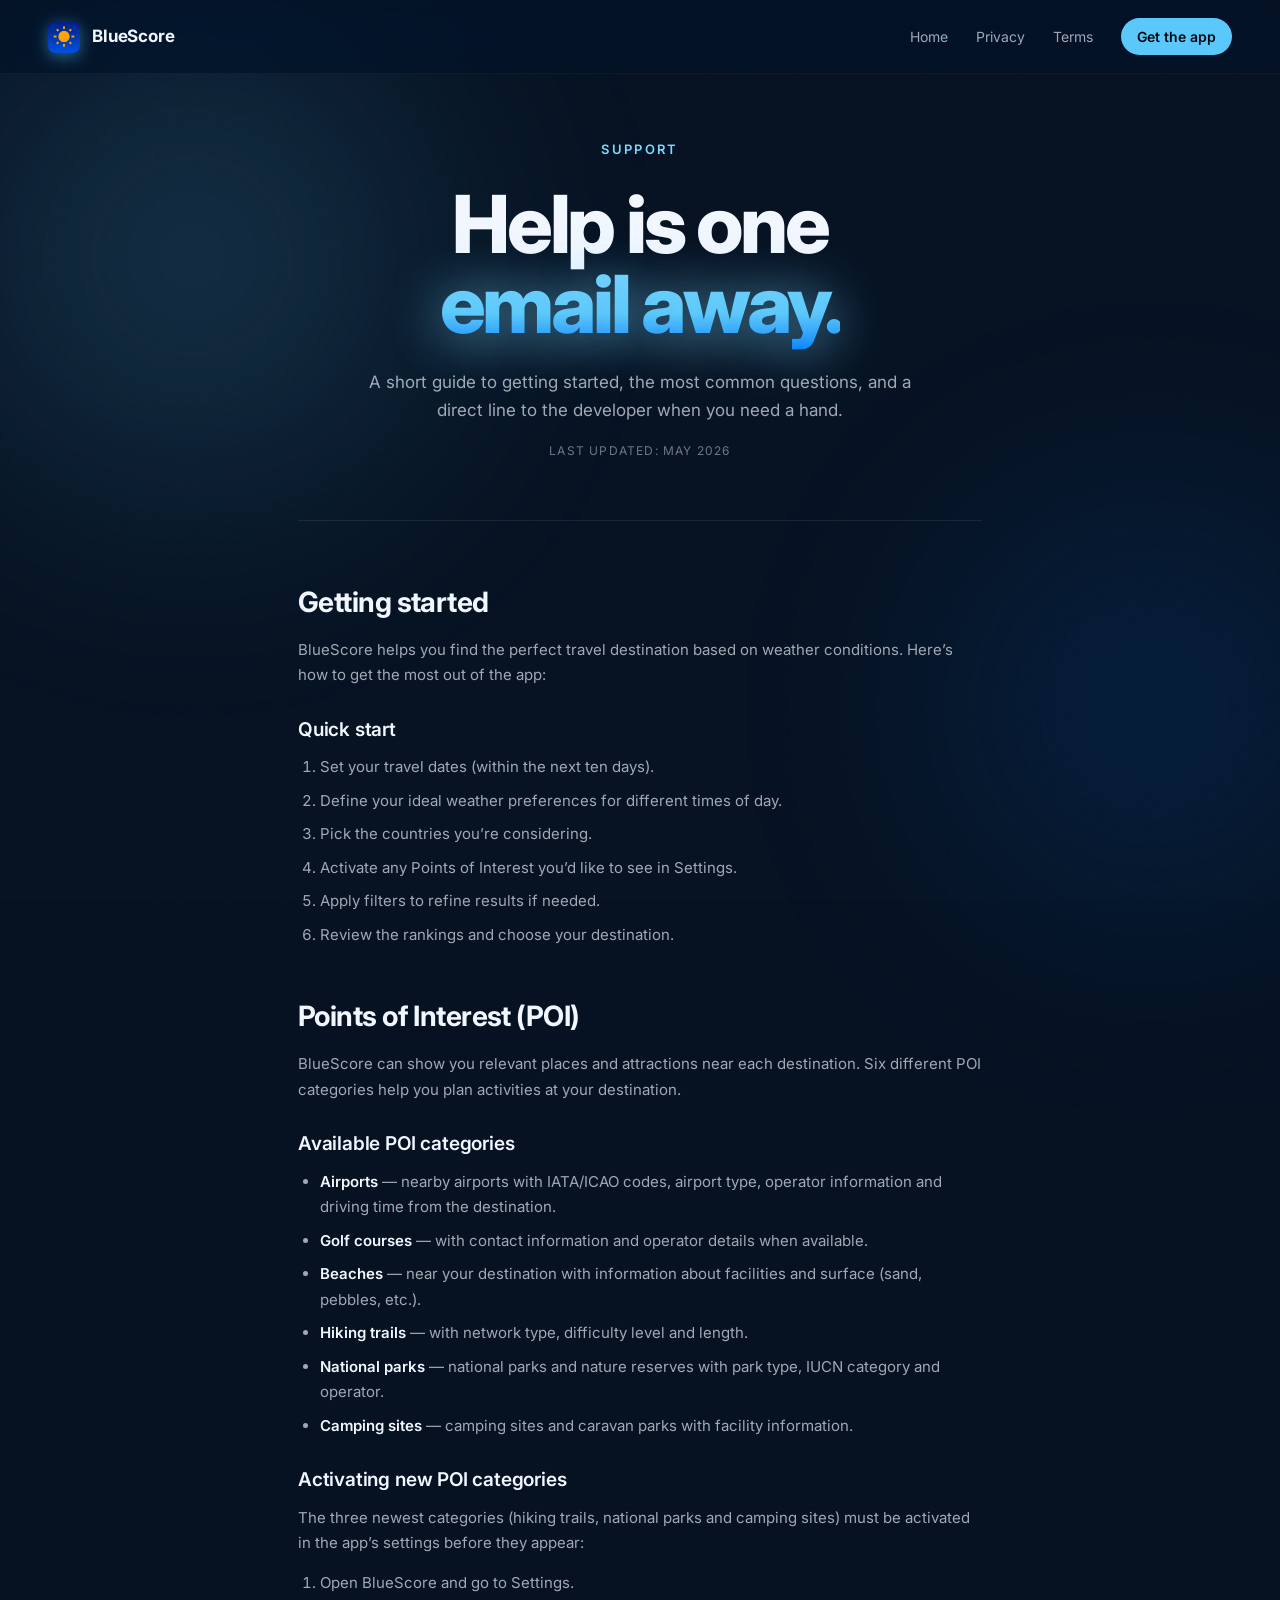
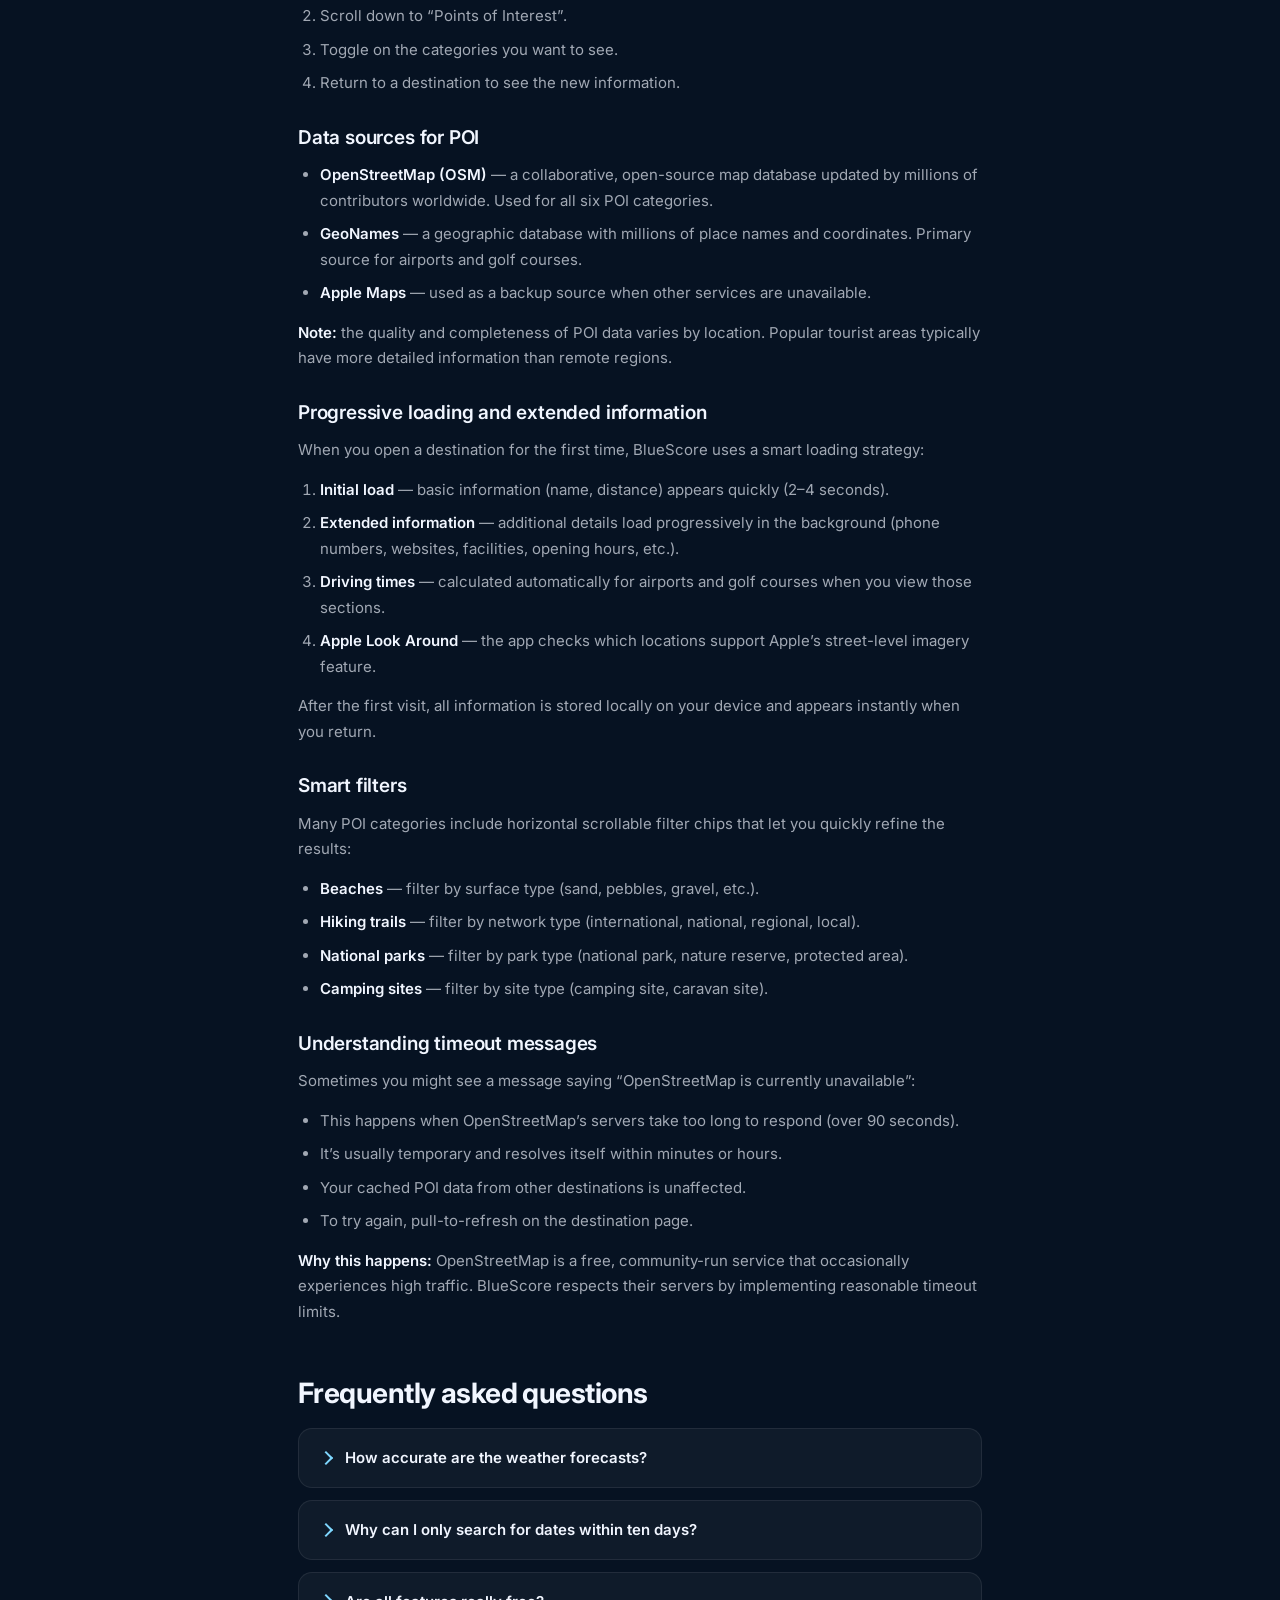
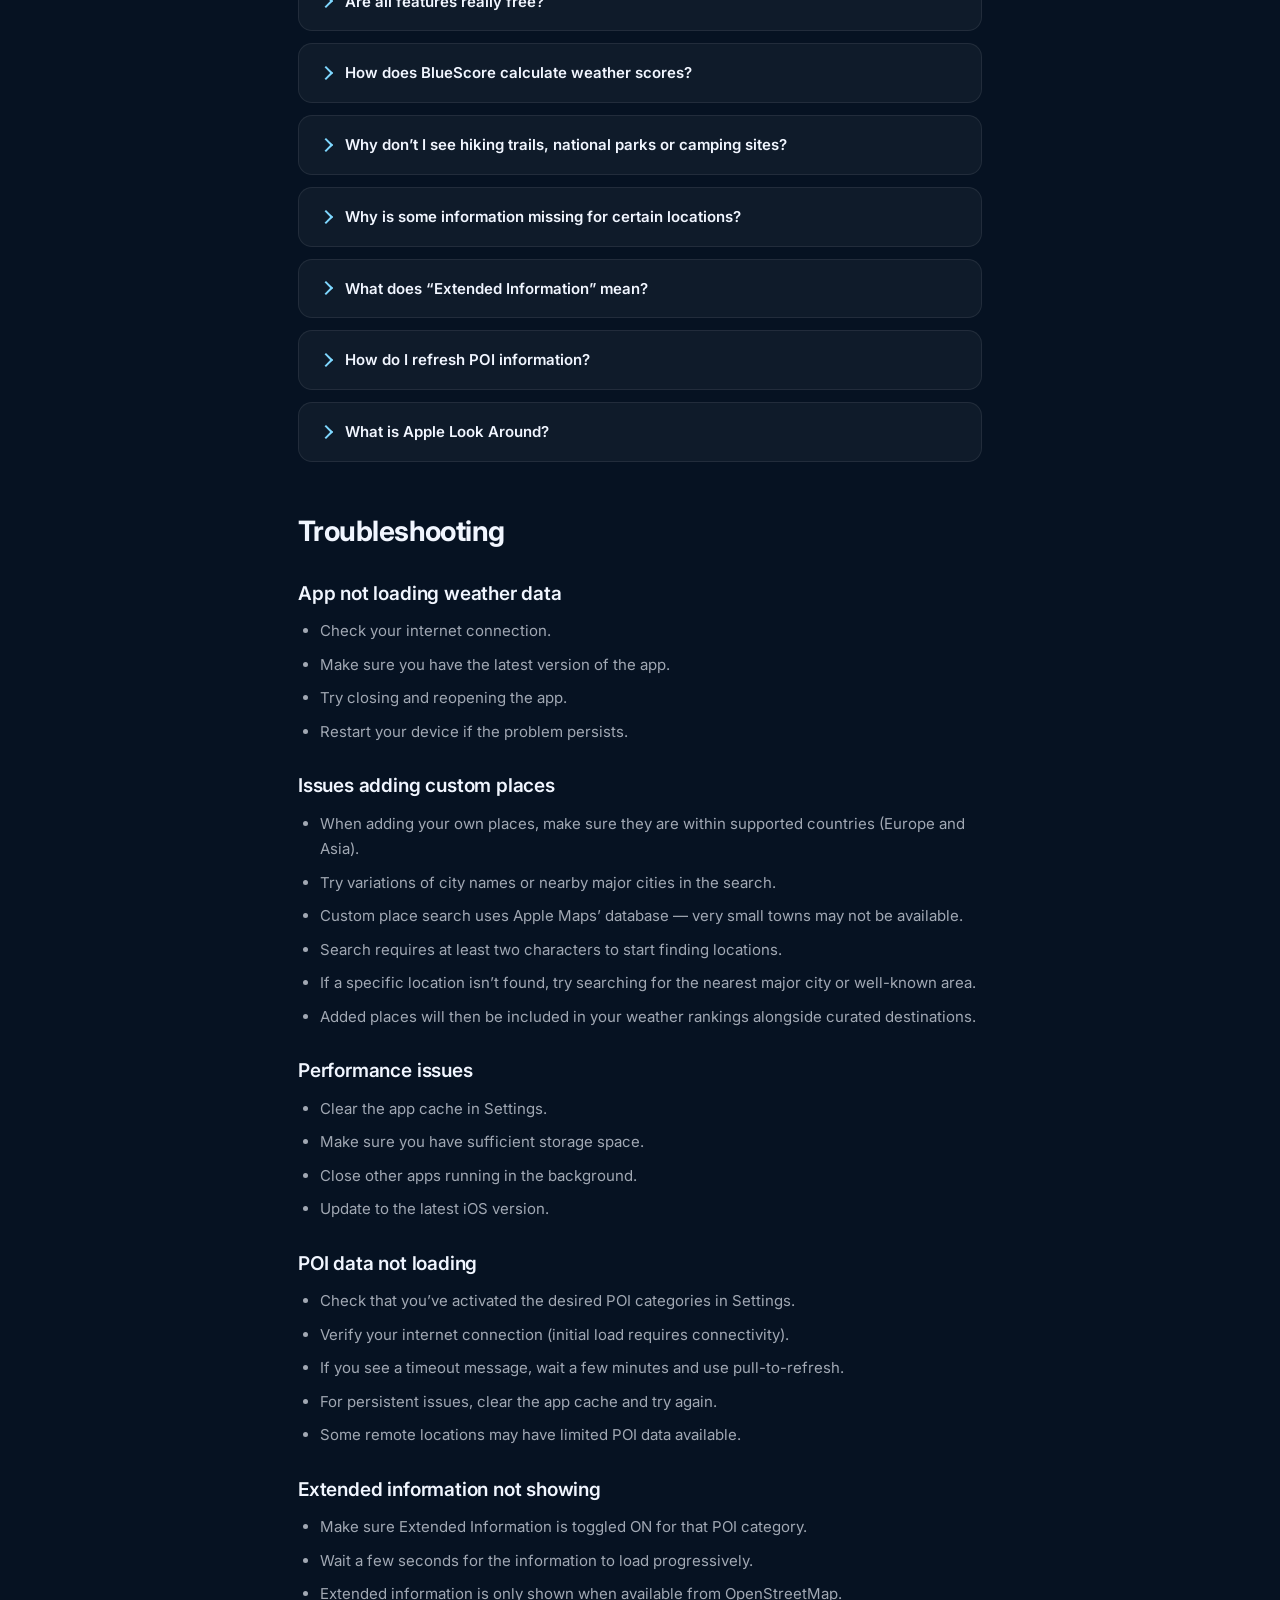
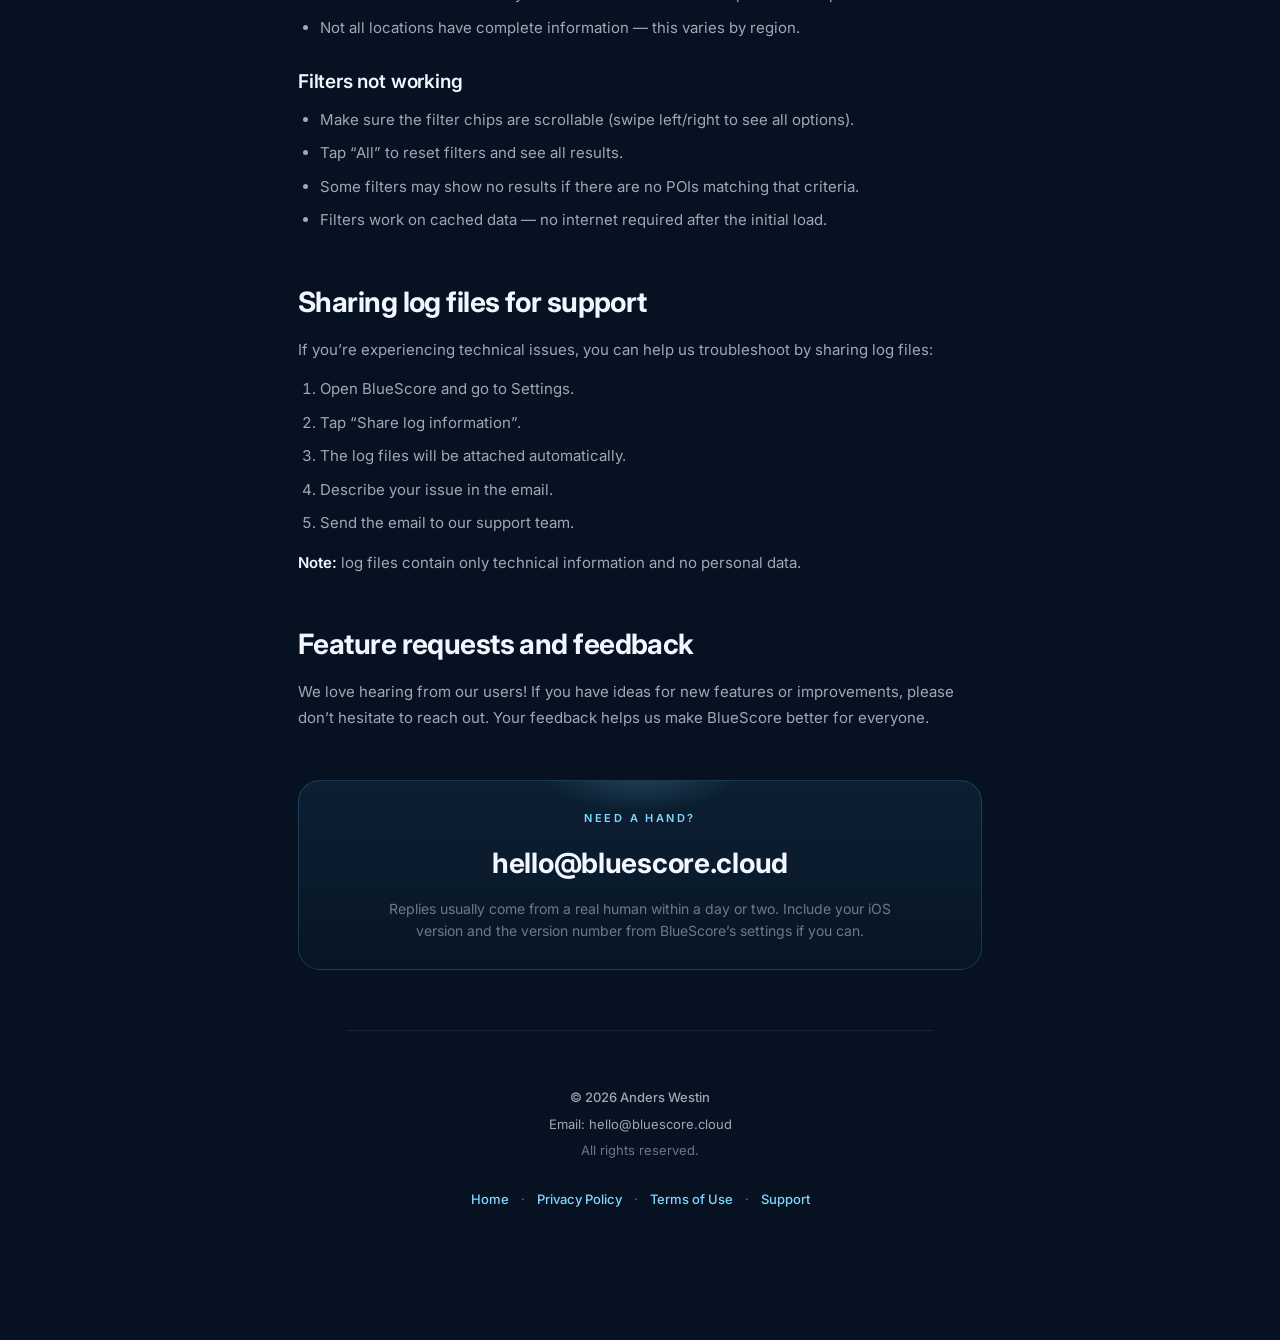
<file: support/index.html>
<!DOCTYPE html>
<html lang="en">
<head>
    <meta charset="UTF-8" />
    <meta name="viewport" content="width=device-width, initial-scale=1.0" />
    <title>Support &mdash; BlueScore</title>
    <meta name="description" content="BlueScore support and help. Get started, troubleshoot common issues, and reach the developer." />
    <meta name="theme-color" content="#061222" />

    <link rel="icon" type="image/png" href="../BlueScore-iOS.png" />
    <link rel="apple-touch-icon" href="../BlueScore-iOS.png" />
    <link rel="stylesheet" href="../styles.css?v=4" />
    <link rel="preconnect" href="https://fonts.googleapis.com" />
    <link rel="preconnect" href="https://fonts.gstatic.com" crossorigin />
    <link href="https://fonts.googleapis.com/css2?family=Inter:wght@300;400;500;600;700;800;900&display=swap" rel="stylesheet" />
</head>
<body>
    <div class="grain"></div>
    <div class="ambient ambient--sky"></div>
    <div class="ambient ambient--deep"></div>

    <header class="nav">
        <a href="../" class="nav__brand">
            <img src="../BlueScore-iOS.png" alt="" class="nav__icon" />
            <span class="nav__name">BlueScore</span>
        </a>
        <nav class="nav__links">
            <a href="../">Home</a>
            <a href="../privacypolicy/">Privacy</a>
            <a href="../terms/">Terms</a>
            <a href="https://apps.apple.com/app/bluescore/id6744608825" class="nav__cta" target="_blank" rel="noopener">Get the app</a>
        </nav>
    </header>

    <main class="legal">
        <section class="legal__hero">
            <p class="eyebrow eyebrow--center">Support</p>
            <h1 class="legal__title">Help is one<br /><span class="legal__title-glow">email away.</span></h1>
            <p class="legal__lede">
                A short guide to getting started, the most common questions, and a direct line to the developer when you need a hand.
            </p>
            <p class="legal__updated">Last updated: May 2026</p>
        </section>

        <section class="legal__body">

            <h2>Getting started</h2>
            <p>BlueScore helps you find the perfect travel destination based on weather conditions. Here&rsquo;s how to get the most out of the app:</p>

            <h3>Quick start</h3>
            <ol>
                <li>Set your travel dates (within the next ten days).</li>
                <li>Define your ideal weather preferences for different times of day.</li>
                <li>Pick the countries you&rsquo;re considering.</li>
                <li>Activate any Points of Interest you&rsquo;d like to see in Settings.</li>
                <li>Apply filters to refine results if needed.</li>
                <li>Review the rankings and choose your destination.</li>
            </ol>

            <h2>Points of Interest (POI)</h2>
            <p>BlueScore can show you relevant places and attractions near each destination. Six different POI categories help you plan activities at your destination.</p>

            <h3>Available POI categories</h3>
            <ul>
                <li><strong>Airports</strong> &mdash; nearby airports with IATA/ICAO codes, airport type, operator information and driving time from the destination.</li>
                <li><strong>Golf courses</strong> &mdash; with contact information and operator details when available.</li>
                <li><strong>Beaches</strong> &mdash; near your destination with information about facilities and surface (sand, pebbles, etc.).</li>
                <li><strong>Hiking trails</strong> &mdash; with network type, difficulty level and length.</li>
                <li><strong>National parks</strong> &mdash; national parks and nature reserves with park type, IUCN category and operator.</li>
                <li><strong>Camping sites</strong> &mdash; camping sites and caravan parks with facility information.</li>
            </ul>

            <h3>Activating new POI categories</h3>
            <p>The three newest categories (hiking trails, national parks and camping sites) must be activated in the app&rsquo;s settings before they appear:</p>
            <ol>
                <li>Open BlueScore and go to Settings.</li>
                <li>Scroll down to &ldquo;Points of Interest&rdquo;.</li>
                <li>Toggle on the categories you want to see.</li>
                <li>Return to a destination to see the new information.</li>
            </ol>

            <h3>Data sources for POI</h3>
            <ul>
                <li><strong>OpenStreetMap (OSM)</strong> &mdash; a collaborative, open-source map database updated by millions of contributors worldwide. Used for all six POI categories.</li>
                <li><strong>GeoNames</strong> &mdash; a geographic database with millions of place names and coordinates. Primary source for airports and golf courses.</li>
                <li><strong>Apple Maps</strong> &mdash; used as a backup source when other services are unavailable.</li>
            </ul>
            <p><strong>Note:</strong> the quality and completeness of POI data varies by location. Popular tourist areas typically have more detailed information than remote regions.</p>

            <h3>Progressive loading and extended information</h3>
            <p>When you open a destination for the first time, BlueScore uses a smart loading strategy:</p>
            <ol>
                <li><strong>Initial load</strong> &mdash; basic information (name, distance) appears quickly (2&ndash;4 seconds).</li>
                <li><strong>Extended information</strong> &mdash; additional details load progressively in the background (phone numbers, websites, facilities, opening hours, etc.).</li>
                <li><strong>Driving times</strong> &mdash; calculated automatically for airports and golf courses when you view those sections.</li>
                <li><strong>Apple Look Around</strong> &mdash; the app checks which locations support Apple&rsquo;s street-level imagery feature.</li>
            </ol>
            <p>After the first visit, all information is stored locally on your device and appears instantly when you return.</p>

            <h3>Smart filters</h3>
            <p>Many POI categories include horizontal scrollable filter chips that let you quickly refine the results:</p>
            <ul>
                <li><strong>Beaches</strong> &mdash; filter by surface type (sand, pebbles, gravel, etc.).</li>
                <li><strong>Hiking trails</strong> &mdash; filter by network type (international, national, regional, local).</li>
                <li><strong>National parks</strong> &mdash; filter by park type (national park, nature reserve, protected area).</li>
                <li><strong>Camping sites</strong> &mdash; filter by site type (camping site, caravan site).</li>
            </ul>

            <h3>Understanding timeout messages</h3>
            <p>Sometimes you might see a message saying &ldquo;OpenStreetMap is currently unavailable&rdquo;:</p>
            <ul>
                <li>This happens when OpenStreetMap&rsquo;s servers take too long to respond (over 90 seconds).</li>
                <li>It&rsquo;s usually temporary and resolves itself within minutes or hours.</li>
                <li>Your cached POI data from other destinations is unaffected.</li>
                <li>To try again, pull-to-refresh on the destination page.</li>
            </ul>
            <p><strong>Why this happens:</strong> OpenStreetMap is a free, community-run service that occasionally experiences high traffic. BlueScore respects their servers by implementing reasonable timeout limits.</p>

            <h2>Frequently asked questions</h2>

            <details>
                <summary>How accurate are the weather forecasts?</summary>
                <p>BlueScore uses multiple reliable weather data sources including MET Norway API, WeatherAPI.com and other professional meteorological services. Forecasts are most accurate for the next 3&ndash;5 days and become less precise for longer periods.</p>
            </details>

            <details>
                <summary>Why can I only search for dates within ten days?</summary>
                <p>Weather forecasts beyond ten days become significantly less reliable. BlueScore focuses on providing accurate, actionable weather information for near-term travel planning.</p>
            </details>

            <details>
                <summary>Are all features really free?</summary>
                <p>Yes. Every feature in BlueScore is included for everyone, with no PRO version, no subscription and no in-app purchase. There is nothing to unlock.</p>
            </details>

            <details>
                <summary>How does BlueScore calculate weather scores?</summary>
                <p>BlueScore analyses your weather preferences (temperature, precipitation, wind, etc.) for different times of day and compares them against forecasted conditions for each destination. Locations that best match your criteria receive higher scores.</p>
            </details>

            <details>
                <summary>Why don&rsquo;t I see hiking trails, national parks or camping sites?</summary>
                <p>These three categories must be activated in Settings before they appear. Go to Settings &rarr; Points of Interest and toggle on the categories you want to use.</p>
            </details>

            <details>
                <summary>Why is some information missing for certain locations?</summary>
                <p>POI data comes from OpenStreetMap, which is maintained by volunteers worldwide. Popular tourist areas typically have comprehensive information, while remote or less-visited places may have limited details. You can contribute to OpenStreetMap to help improve data quality for everyone.</p>
            </details>

            <details>
                <summary>What does &ldquo;Extended Information&rdquo; mean?</summary>
                <p>Extended information includes additional details like phone numbers, websites, opening hours, facilities and more. It loads progressively after the basic POI data appears. You can toggle it on/off for each POI category using the switch at the top of each section.</p>
            </details>

            <details>
                <summary>How do I refresh POI information?</summary>
                <p>Pull down on the destination page to refresh all information. This clears the cache and fetches fresh data from all sources. Use this if you encounter timeout messages or want to check for updated information.</p>
            </details>

            <details>
                <summary>What is Apple Look Around?</summary>
                <p>Apple Look Around is a street-level imagery feature (similar to Google Street View) that lets you explore locations virtually. When available for a POI, you&rsquo;ll see a special icon. BlueScore automatically checks availability and caches this information for instant display.</p>
            </details>

            <h2>Troubleshooting</h2>

            <h3>App not loading weather data</h3>
            <ul>
                <li>Check your internet connection.</li>
                <li>Make sure you have the latest version of the app.</li>
                <li>Try closing and reopening the app.</li>
                <li>Restart your device if the problem persists.</li>
            </ul>

            <h3>Issues adding custom places</h3>
            <ul>
                <li>When adding your own places, make sure they are within supported countries (Europe and Asia).</li>
                <li>Try variations of city names or nearby major cities in the search.</li>
                <li>Custom place search uses Apple Maps&rsquo; database &mdash; very small towns may not be available.</li>
                <li>Search requires at least two characters to start finding locations.</li>
                <li>If a specific location isn&rsquo;t found, try searching for the nearest major city or well-known area.</li>
                <li>Added places will then be included in your weather rankings alongside curated destinations.</li>
            </ul>

            <h3>Performance issues</h3>
            <ul>
                <li>Clear the app cache in Settings.</li>
                <li>Make sure you have sufficient storage space.</li>
                <li>Close other apps running in the background.</li>
                <li>Update to the latest iOS version.</li>
            </ul>

            <h3>POI data not loading</h3>
            <ul>
                <li>Check that you&rsquo;ve activated the desired POI categories in Settings.</li>
                <li>Verify your internet connection (initial load requires connectivity).</li>
                <li>If you see a timeout message, wait a few minutes and use pull-to-refresh.</li>
                <li>For persistent issues, clear the app cache and try again.</li>
                <li>Some remote locations may have limited POI data available.</li>
            </ul>

            <h3>Extended information not showing</h3>
            <ul>
                <li>Make sure Extended Information is toggled ON for that POI category.</li>
                <li>Wait a few seconds for the information to load progressively.</li>
                <li>Extended information is only shown when available from OpenStreetMap.</li>
                <li>Not all locations have complete information &mdash; this varies by region.</li>
            </ul>

            <h3>Filters not working</h3>
            <ul>
                <li>Make sure the filter chips are scrollable (swipe left/right to see all options).</li>
                <li>Tap &ldquo;All&rdquo; to reset filters and see all results.</li>
                <li>Some filters may show no results if there are no POIs matching that criteria.</li>
                <li>Filters work on cached data &mdash; no internet required after the initial load.</li>
            </ul>

            <h2>Sharing log files for support</h2>
            <p>If you&rsquo;re experiencing technical issues, you can help us troubleshoot by sharing log files:</p>
            <ol>
                <li>Open BlueScore and go to Settings.</li>
                <li>Tap &ldquo;Share log information&rdquo;.</li>
                <li>The log files will be attached automatically.</li>
                <li>Describe your issue in the email.</li>
                <li>Send the email to our support team.</li>
            </ol>
            <p><strong>Note:</strong> log files contain only technical information and no personal data.</p>

            <h2>Feature requests and feedback</h2>
            <p>We love hearing from our users! If you have ideas for new features or improvements, please don&rsquo;t hesitate to reach out. Your feedback helps us make BlueScore better for everyone.</p>

            <div class="support__contact-card">
                <p class="support__contact-label">Need a hand?</p>
                <a class="support__contact-email" href="mailto:hello@bluescore.cloud">hello@bluescore.cloud</a>
                <p class="support__contact-hint">
                    Replies usually come from a real human within a day or two. Include your iOS version and the version number from BlueScore&rsquo;s settings if you can.
                </p>
            </div>

        </section>

        <footer class="footer">
            <p class="footer__copyright">&copy; 2026 Anders Westin</p>
            <p>Email: <a href="mailto:hello@bluescore.cloud">hello@bluescore.cloud</a></p>
            <p class="footer__sub">All rights reserved.</p>
            <p class="footer__links">
                <a href="../">Home</a>
                <span class="footer__sep">&middot;</span>
                <a href="../privacypolicy/">Privacy Policy</a>
                <span class="footer__sep">&middot;</span>
                <a href="../terms/">Terms of Use</a>
                <span class="footer__sep">&middot;</span>
                <a href="../support/">Support</a>
            </p>
        </footer>
    </main>

    <script src="../script.js" defer></script>
</body>
</html>
</file>
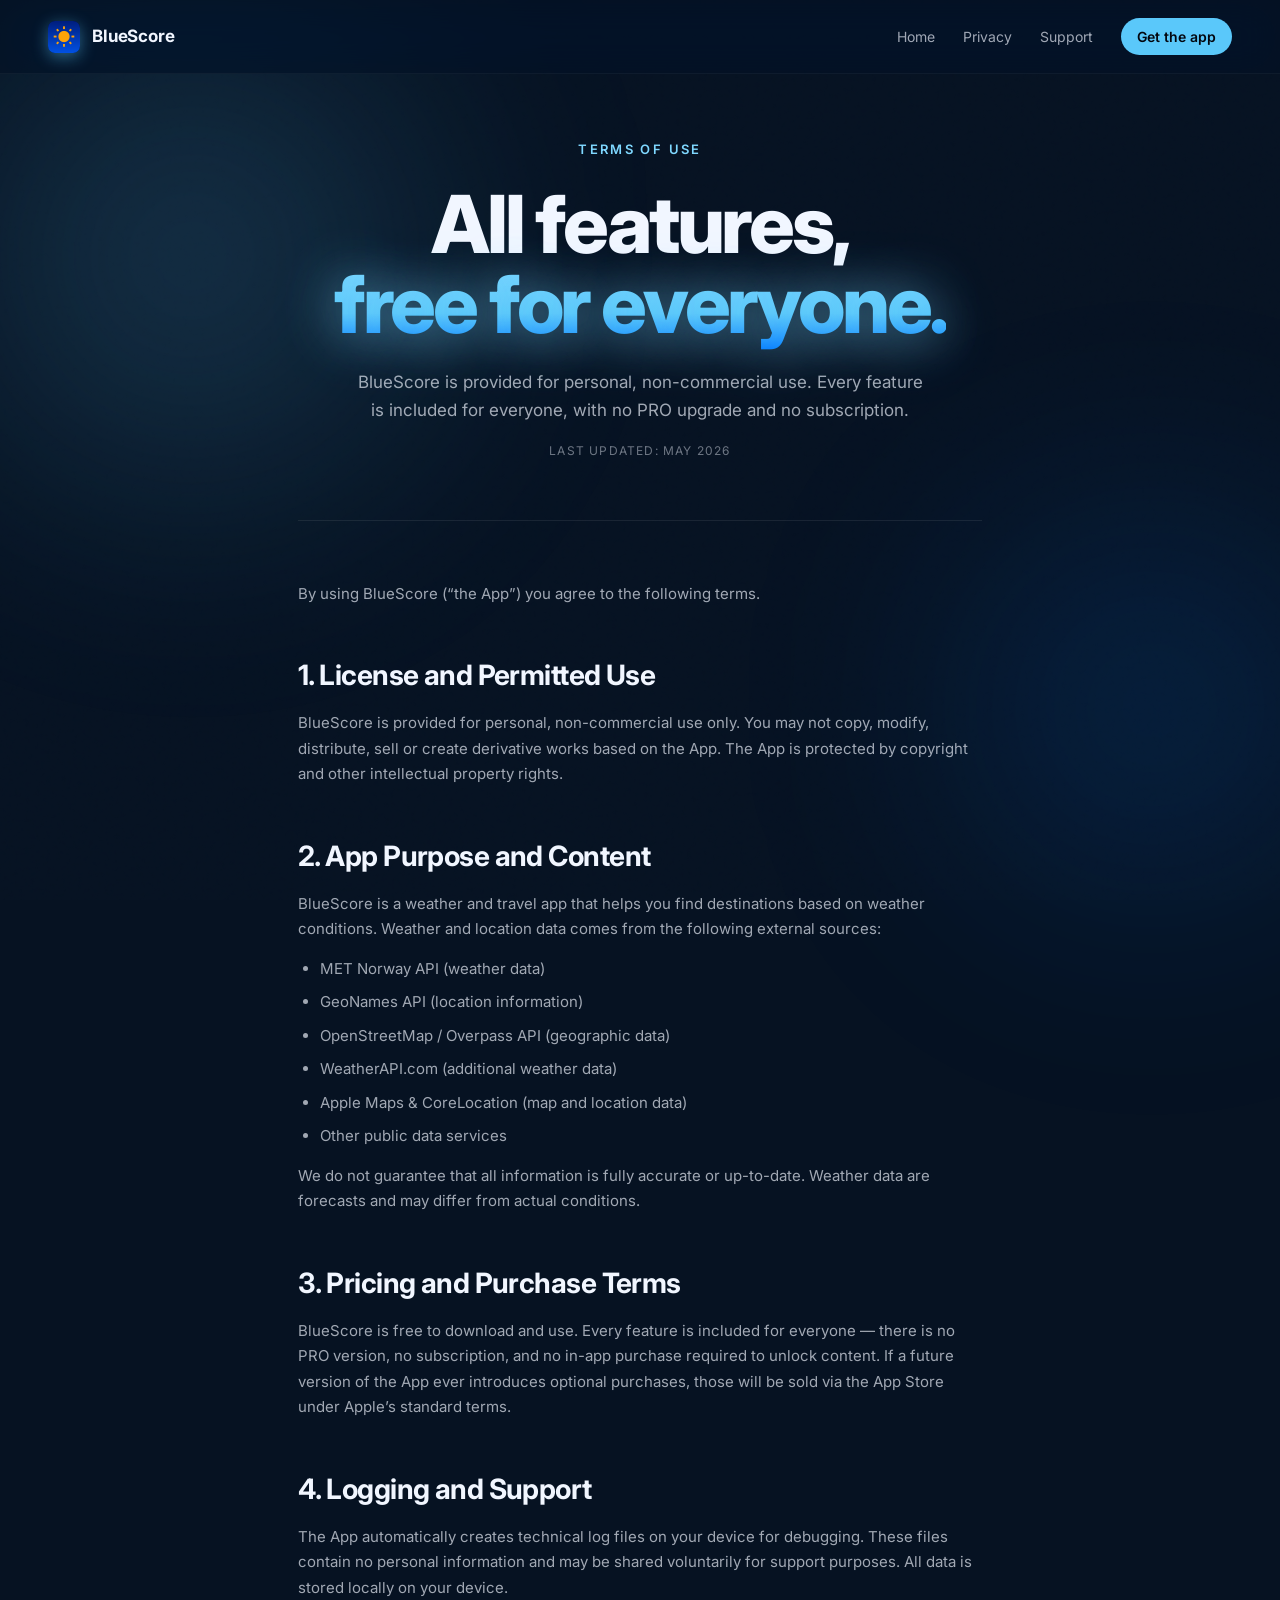
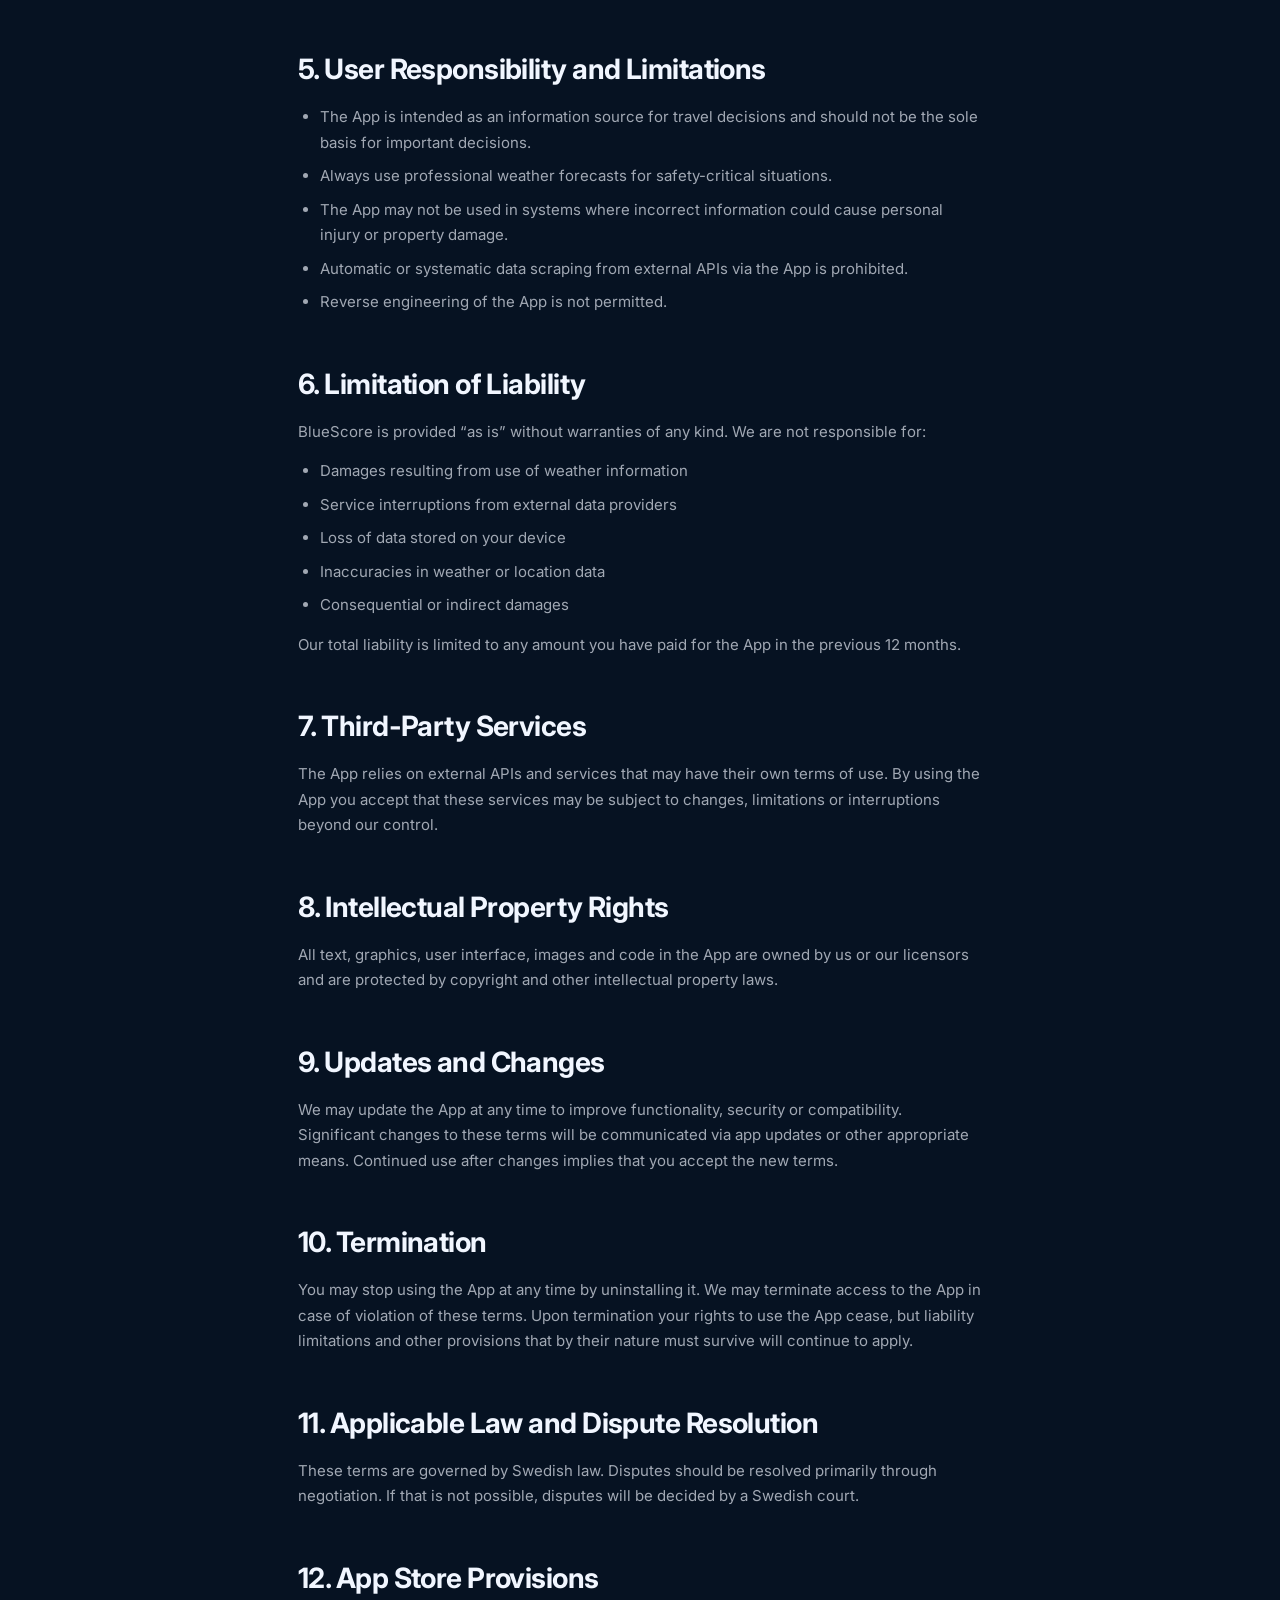
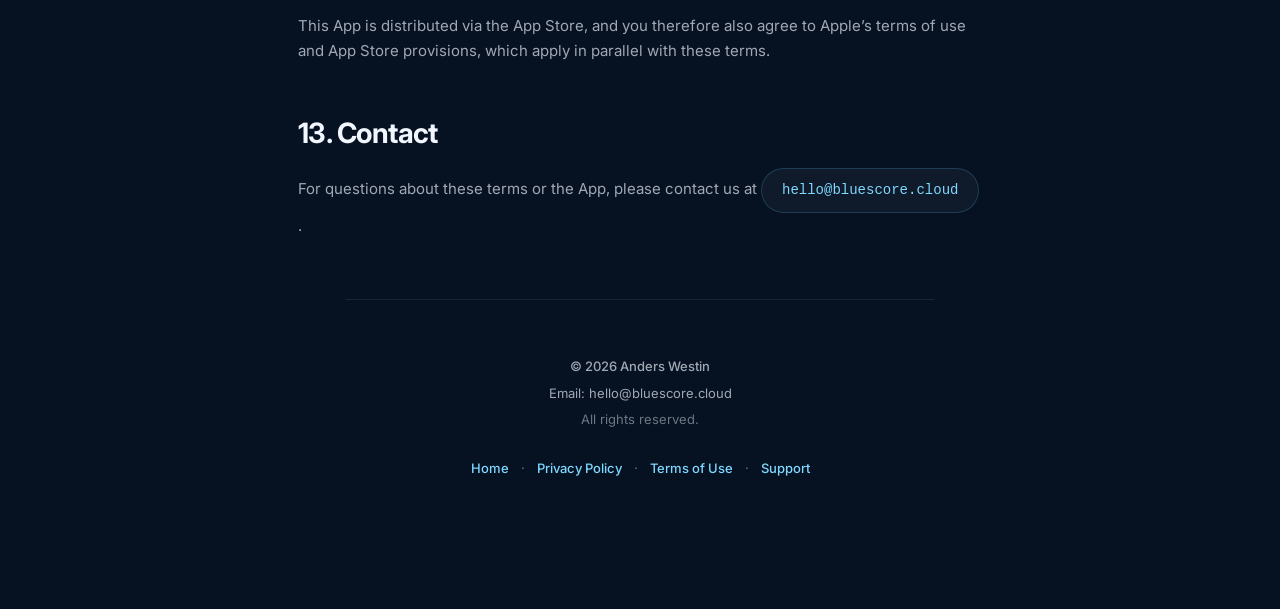
<file: terms/index.html>
<!DOCTYPE html>
<html lang="en">
<head>
    <meta charset="UTF-8" />
    <meta name="viewport" content="width=device-width, initial-scale=1.0" />
    <title>Terms of Use &mdash; BlueScore</title>
    <meta name="description" content="BlueScore Terms of Use. Personal, non-commercial use, with all features included for free." />
    <meta name="theme-color" content="#061222" />

    <link rel="icon" type="image/png" href="../BlueScore-iOS.png" />
    <link rel="apple-touch-icon" href="../BlueScore-iOS.png" />
    <link rel="stylesheet" href="../styles.css?v=4" />
    <link rel="preconnect" href="https://fonts.googleapis.com" />
    <link rel="preconnect" href="https://fonts.gstatic.com" crossorigin />
    <link href="https://fonts.googleapis.com/css2?family=Inter:wght@300;400;500;600;700;800;900&display=swap" rel="stylesheet" />
</head>
<body>
    <div class="grain"></div>
    <div class="ambient ambient--sky"></div>
    <div class="ambient ambient--deep"></div>

    <header class="nav">
        <a href="../" class="nav__brand">
            <img src="../BlueScore-iOS.png" alt="" class="nav__icon" />
            <span class="nav__name">BlueScore</span>
        </a>
        <nav class="nav__links">
            <a href="../">Home</a>
            <a href="../privacypolicy/">Privacy</a>
            <a href="../support/">Support</a>
            <a href="https://apps.apple.com/app/bluescore/id6744608825" class="nav__cta" target="_blank" rel="noopener">Get the app</a>
        </nav>
    </header>

    <main class="legal">
        <section class="legal__hero">
            <p class="eyebrow eyebrow--center">Terms of use</p>
            <h1 class="legal__title">All features,<br /><span class="legal__title-glow">free for everyone.</span></h1>
            <p class="legal__lede">
                BlueScore is provided for personal, non-commercial use. Every feature is included for everyone, with no PRO upgrade and no subscription.
            </p>
            <p class="legal__updated">Last updated: May 2026</p>
        </section>

        <section class="legal__body">

            <p>By using BlueScore (&ldquo;the App&rdquo;) you agree to the following terms.</p>

            <h2>1. License and Permitted Use</h2>
            <p>BlueScore is provided for personal, non-commercial use only. You may not copy, modify, distribute, sell or create derivative works based on the App. The App is protected by copyright and other intellectual property rights.</p>

            <h2>2. App Purpose and Content</h2>
            <p>BlueScore is a weather and travel app that helps you find destinations based on weather conditions. Weather and location data comes from the following external sources:</p>
            <ul>
                <li>MET Norway API (weather data)</li>
                <li>GeoNames API (location information)</li>
                <li>OpenStreetMap / Overpass API (geographic data)</li>
                <li>WeatherAPI.com (additional weather data)</li>
                <li>Apple Maps &amp; CoreLocation (map and location data)</li>
                <li>Other public data services</li>
            </ul>
            <p>We do not guarantee that all information is fully accurate or up-to-date. Weather data are forecasts and may differ from actual conditions.</p>

            <h2>3. Pricing and Purchase Terms</h2>
            <p>BlueScore is free to download and use. Every feature is included for everyone &mdash; there is no PRO version, no subscription, and no in-app purchase required to unlock content. If a future version of the App ever introduces optional purchases, those will be sold via the App Store under Apple&rsquo;s standard terms.</p>

            <h2>4. Logging and Support</h2>
            <p>The App automatically creates technical log files on your device for debugging. These files contain no personal information and may be shared voluntarily for support purposes. All data is stored locally on your device.</p>

            <h2>5. User Responsibility and Limitations</h2>
            <ul>
                <li>The App is intended as an information source for travel decisions and should not be the sole basis for important decisions.</li>
                <li>Always use professional weather forecasts for safety-critical situations.</li>
                <li>The App may not be used in systems where incorrect information could cause personal injury or property damage.</li>
                <li>Automatic or systematic data scraping from external APIs via the App is prohibited.</li>
                <li>Reverse engineering of the App is not permitted.</li>
            </ul>

            <h2>6. Limitation of Liability</h2>
            <p>BlueScore is provided &ldquo;as is&rdquo; without warranties of any kind. We are not responsible for:</p>
            <ul>
                <li>Damages resulting from use of weather information</li>
                <li>Service interruptions from external data providers</li>
                <li>Loss of data stored on your device</li>
                <li>Inaccuracies in weather or location data</li>
                <li>Consequential or indirect damages</li>
            </ul>
            <p>Our total liability is limited to any amount you have paid for the App in the previous 12 months.</p>

            <h2>7. Third-Party Services</h2>
            <p>The App relies on external APIs and services that may have their own terms of use. By using the App you accept that these services may be subject to changes, limitations or interruptions beyond our control.</p>

            <h2>8. Intellectual Property Rights</h2>
            <p>All text, graphics, user interface, images and code in the App are owned by us or our licensors and are protected by copyright and other intellectual property laws.</p>

            <h2>9. Updates and Changes</h2>
            <p>We may update the App at any time to improve functionality, security or compatibility. Significant changes to these terms will be communicated via app updates or other appropriate means. Continued use after changes implies that you accept the new terms.</p>

            <h2>10. Termination</h2>
            <p>You may stop using the App at any time by uninstalling it. We may terminate access to the App in case of violation of these terms. Upon termination your rights to use the App cease, but liability limitations and other provisions that by their nature must survive will continue to apply.</p>

            <h2>11. Applicable Law and Dispute Resolution</h2>
            <p>These terms are governed by Swedish law. Disputes should be resolved primarily through negotiation. If that is not possible, disputes will be decided by a Swedish court.</p>

            <h2>12. App Store Provisions</h2>
            <p>This App is distributed via the App Store, and you therefore also agree to Apple&rsquo;s terms of use and App Store provisions, which apply in parallel with these terms.</p>

            <h2>13. Contact</h2>
            <p>
                For questions about these terms or the App, please contact us at
                <a href="mailto:hello@bluescore.cloud" class="legal__contact">hello@bluescore.cloud</a>.
            </p>

        </section>

        <footer class="footer">
            <p class="footer__copyright">&copy; 2026 Anders Westin</p>
            <p>Email: <a href="mailto:hello@bluescore.cloud">hello@bluescore.cloud</a></p>
            <p class="footer__sub">All rights reserved.</p>
            <p class="footer__links">
                <a href="../">Home</a>
                <span class="footer__sep">&middot;</span>
                <a href="../privacypolicy/">Privacy Policy</a>
                <span class="footer__sep">&middot;</span>
                <a href="../terms/">Terms of Use</a>
                <span class="footer__sep">&middot;</span>
                <a href="../support/">Support</a>
            </p>
        </footer>
    </main>

    <script src="../script.js" defer></script>
</body>
</html>
</file>
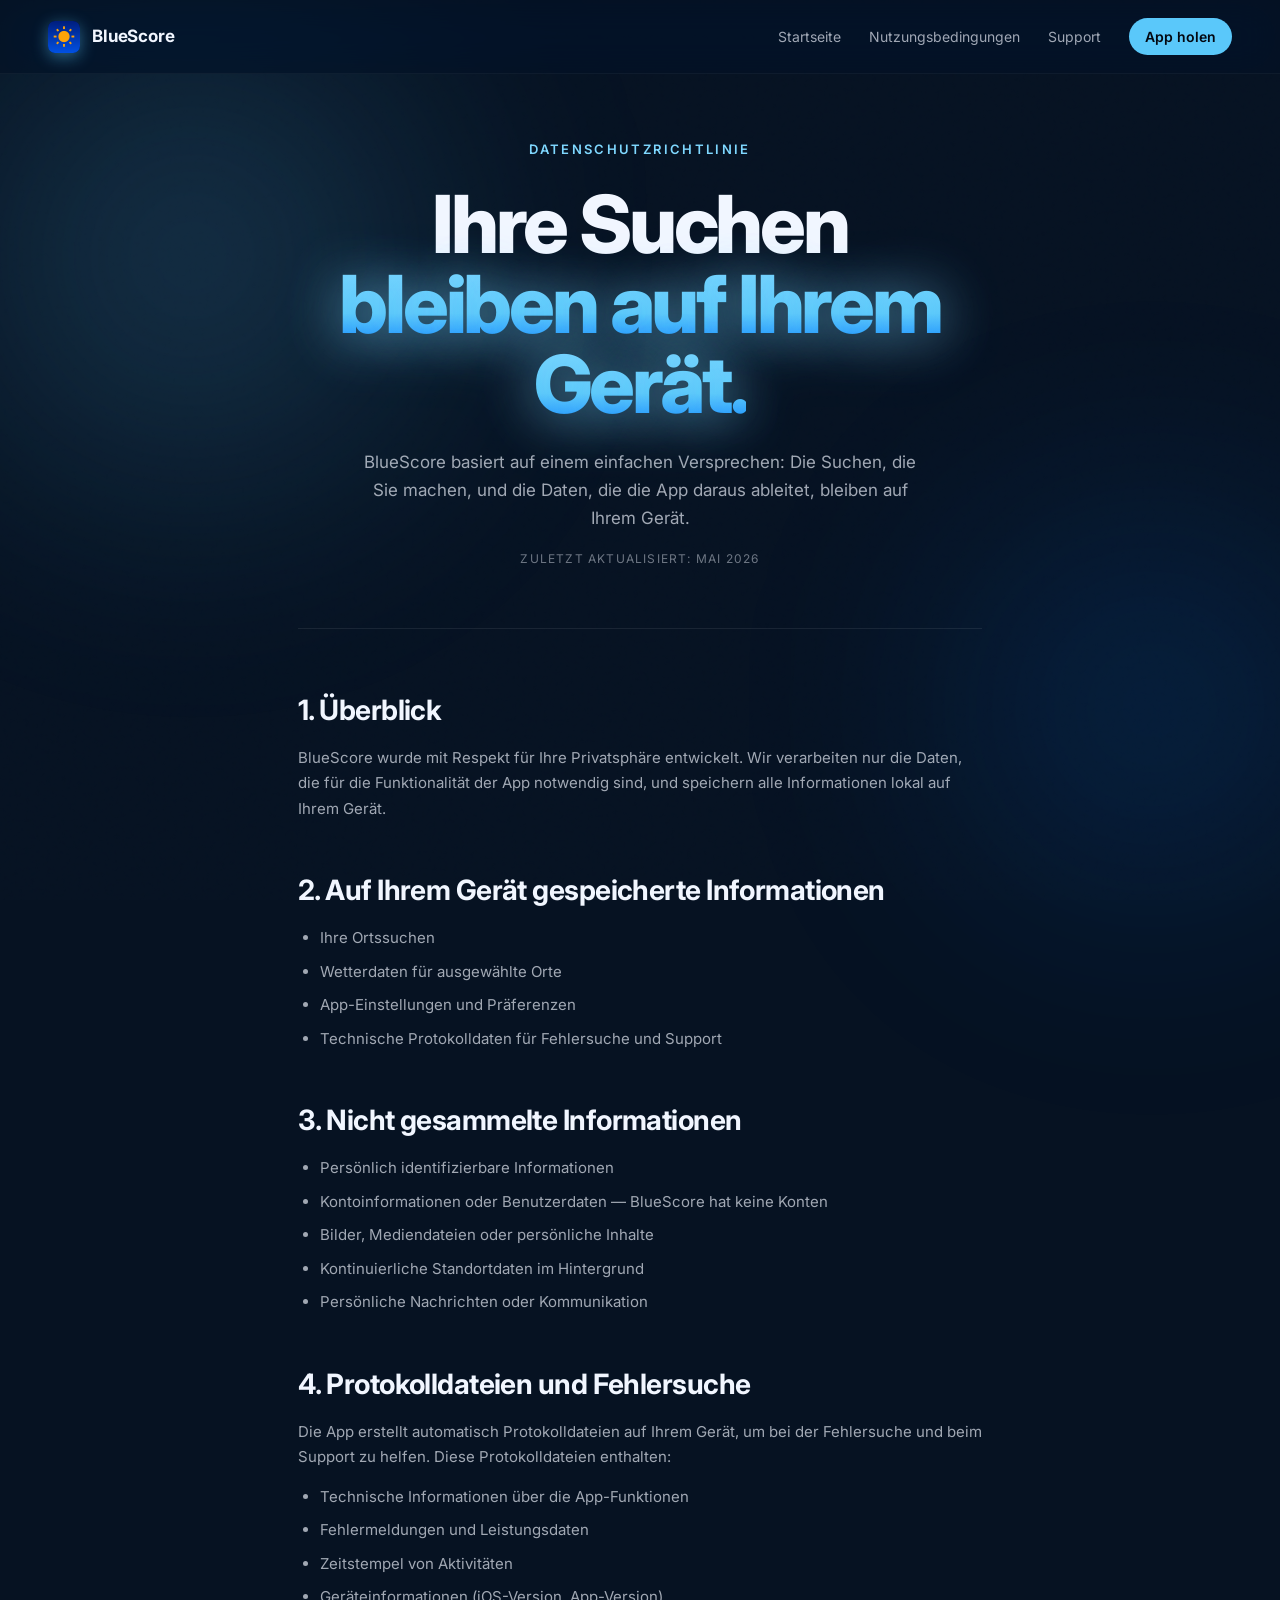
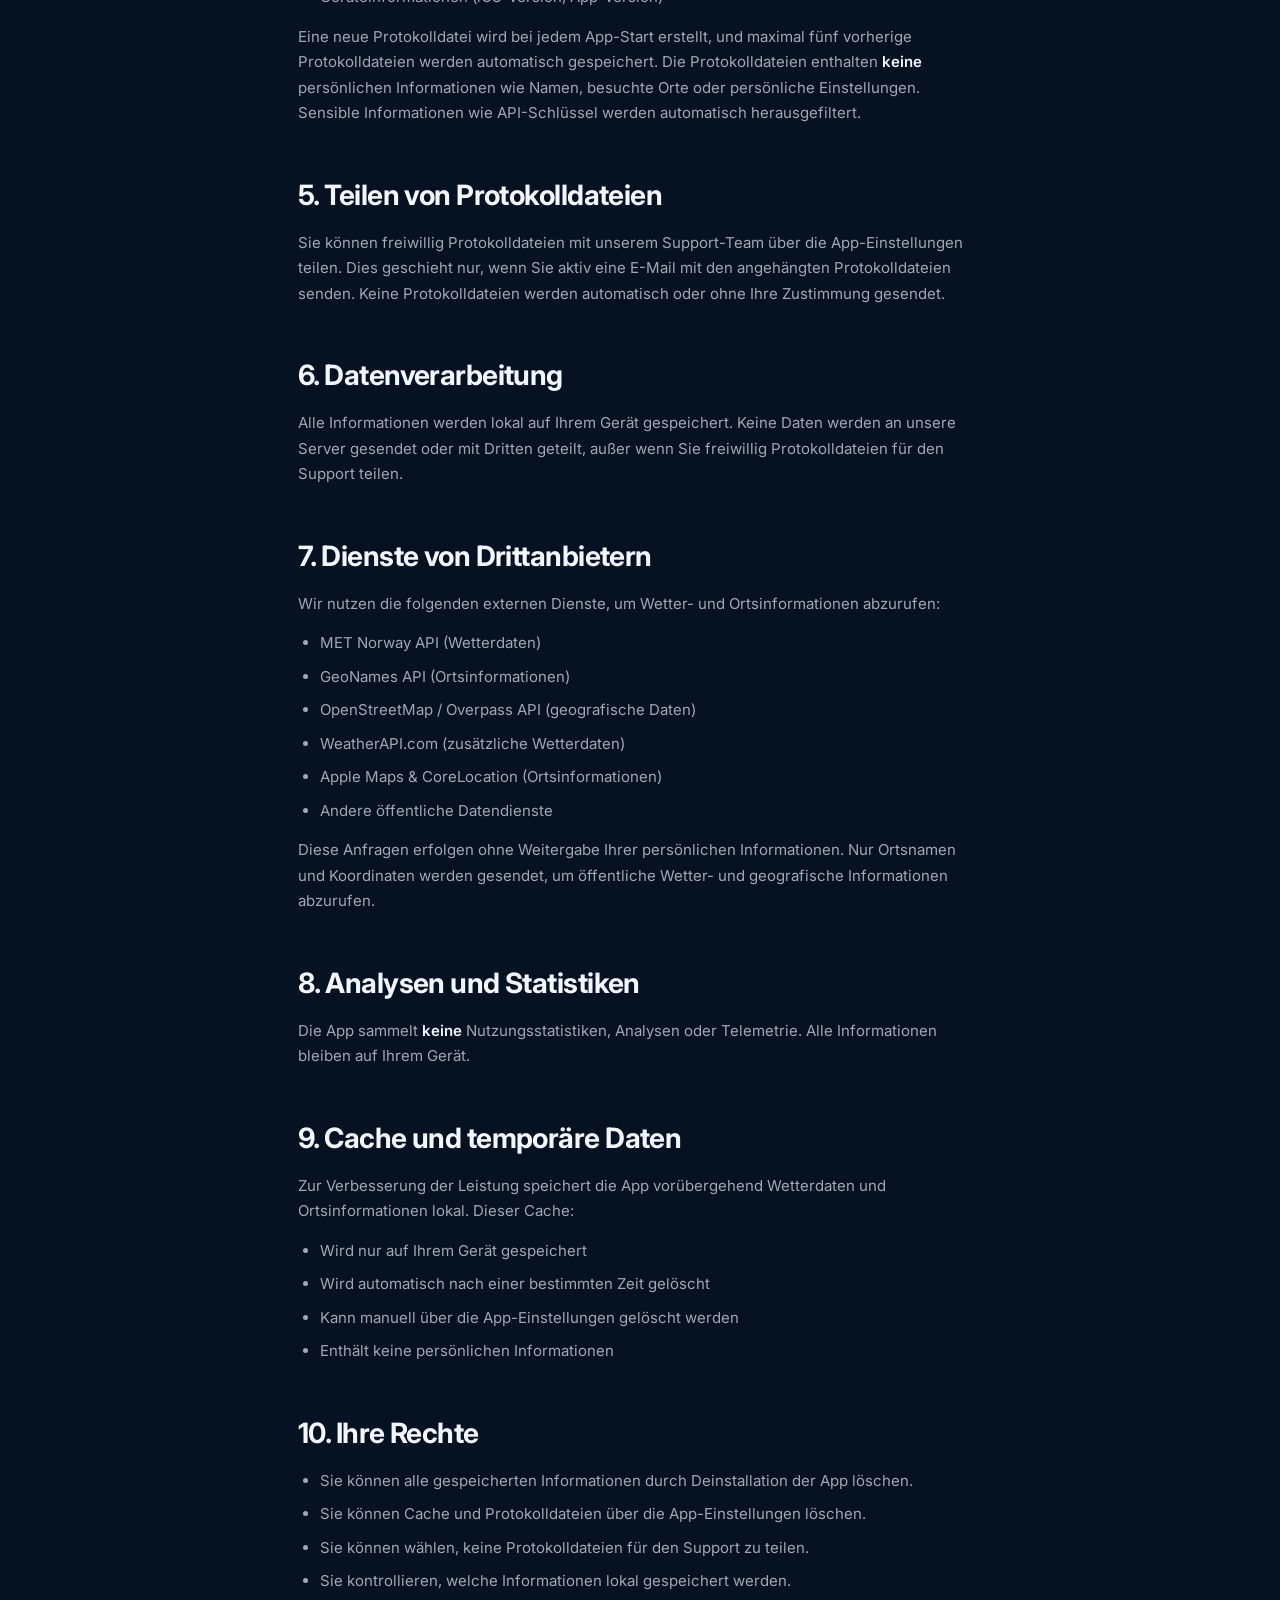
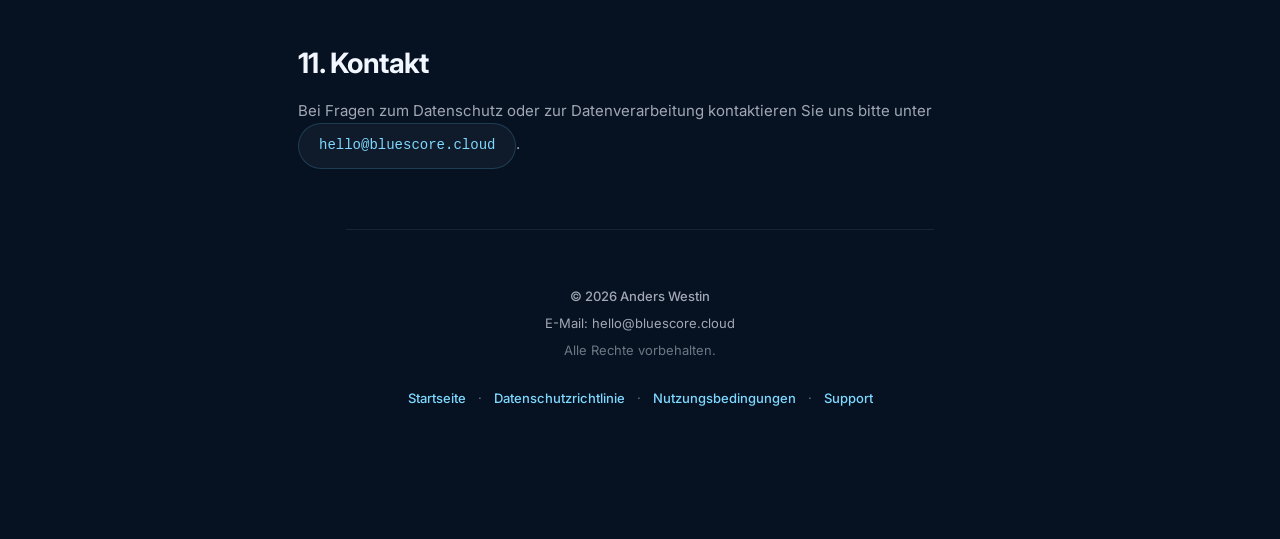
<file: privacypolicy/de/index.html>
<!DOCTYPE html>
<html lang="de">
<head>
    <meta charset="UTF-8" />
    <meta name="viewport" content="width=device-width, initial-scale=1.0" />
    <title>Datenschutzrichtlinie &mdash; BlueScore</title>
    <meta name="description" content="BlueScore Datenschutzrichtlinie. Ihre Suchen und Wetterdaten bleiben auf Ihrem Gerät." />
    <meta name="theme-color" content="#061222" />

    <link rel="icon" type="image/png" href="../../BlueScore-iOS.png" />
    <link rel="apple-touch-icon" href="../../BlueScore-iOS.png" />
    <link rel="stylesheet" href="../../styles.css?v=4" />
    <link rel="preconnect" href="https://fonts.googleapis.com" />
    <link rel="preconnect" href="https://fonts.gstatic.com" crossorigin />
    <link href="https://fonts.googleapis.com/css2?family=Inter:wght@300;400;500;600;700;800;900&display=swap" rel="stylesheet" />
</head>
<body>
    <div class="grain"></div>
    <div class="ambient ambient--sky"></div>
    <div class="ambient ambient--deep"></div>

    <header class="nav">
        <a href="../../" class="nav__brand">
            <img src="../../BlueScore-iOS.png" alt="" class="nav__icon" />
            <span class="nav__name">BlueScore</span>
        </a>
        <nav class="nav__links">
            <a href="../../">Startseite</a>
            <a href="../../terms/">Nutzungsbedingungen</a>
            <a href="../../support/">Support</a>
            <a href="https://apps.apple.com/app/bluescore/id6744608825" class="nav__cta" target="_blank" rel="noopener">App holen</a>
        </nav>
    </header>

    <main class="legal">
        <section class="legal__hero">
            <p class="eyebrow eyebrow--center">Datenschutzrichtlinie</p>
            <h1 class="legal__title">Ihre Suchen<br /><span class="legal__title-glow">bleiben auf Ihrem Gerät.</span></h1>
            <p class="legal__lede">
                BlueScore basiert auf einem einfachen Versprechen: Die Suchen, die Sie machen, und die Daten, die die App daraus ableitet, bleiben auf Ihrem Gerät.
            </p>
            <p class="legal__updated">Zuletzt aktualisiert: Mai 2026</p>
        </section>

        <section class="legal__body">

            <h2>1. Überblick</h2>
            <p>BlueScore wurde mit Respekt für Ihre Privatsphäre entwickelt. Wir verarbeiten nur die Daten, die für die Funktionalität der App notwendig sind, und speichern alle Informationen lokal auf Ihrem Gerät.</p>

            <h2>2. Auf Ihrem Gerät gespeicherte Informationen</h2>
            <ul>
                <li>Ihre Ortssuchen</li>
                <li>Wetterdaten für ausgewählte Orte</li>
                <li>App-Einstellungen und Präferenzen</li>
                <li>Technische Protokolldaten für Fehlersuche und Support</li>
            </ul>

            <h2>3. Nicht gesammelte Informationen</h2>
            <ul>
                <li>Persönlich identifizierbare Informationen</li>
                <li>Kontoinformationen oder Benutzerdaten &mdash; BlueScore hat keine Konten</li>
                <li>Bilder, Mediendateien oder persönliche Inhalte</li>
                <li>Kontinuierliche Standortdaten im Hintergrund</li>
                <li>Persönliche Nachrichten oder Kommunikation</li>
            </ul>

            <h2>4. Protokolldateien und Fehlersuche</h2>
            <p>Die App erstellt automatisch Protokolldateien auf Ihrem Gerät, um bei der Fehlersuche und beim Support zu helfen. Diese Protokolldateien enthalten:</p>
            <ul>
                <li>Technische Informationen über die App-Funktionen</li>
                <li>Fehlermeldungen und Leistungsdaten</li>
                <li>Zeitstempel von Aktivitäten</li>
                <li>Geräteinformationen (iOS-Version, App-Version)</li>
            </ul>
            <p>Eine neue Protokolldatei wird bei jedem App-Start erstellt, und maximal fünf vorherige Protokolldateien werden automatisch gespeichert. Die Protokolldateien enthalten <strong>keine</strong> persönlichen Informationen wie Namen, besuchte Orte oder persönliche Einstellungen. Sensible Informationen wie API-Schlüssel werden automatisch herausgefiltert.</p>

            <h2>5. Teilen von Protokolldateien</h2>
            <p>Sie können freiwillig Protokolldateien mit unserem Support-Team über die App-Einstellungen teilen. Dies geschieht nur, wenn Sie aktiv eine E-Mail mit den angehängten Protokolldateien senden. Keine Protokolldateien werden automatisch oder ohne Ihre Zustimmung gesendet.</p>

            <h2>6. Datenverarbeitung</h2>
            <p>Alle Informationen werden lokal auf Ihrem Gerät gespeichert. Keine Daten werden an unsere Server gesendet oder mit Dritten geteilt, außer wenn Sie freiwillig Protokolldateien für den Support teilen.</p>

            <h2>7. Dienste von Drittanbietern</h2>
            <p>Wir nutzen die folgenden externen Dienste, um Wetter- und Ortsinformationen abzurufen:</p>
            <ul>
                <li>MET Norway API (Wetterdaten)</li>
                <li>GeoNames API (Ortsinformationen)</li>
                <li>OpenStreetMap / Overpass API (geografische Daten)</li>
                <li>WeatherAPI.com (zusätzliche Wetterdaten)</li>
                <li>Apple Maps &amp; CoreLocation (Ortsinformationen)</li>
                <li>Andere öffentliche Datendienste</li>
            </ul>
            <p>Diese Anfragen erfolgen ohne Weitergabe Ihrer persönlichen Informationen. Nur Ortsnamen und Koordinaten werden gesendet, um öffentliche Wetter- und geografische Informationen abzurufen.</p>

            <h2>8. Analysen und Statistiken</h2>
            <p>Die App sammelt <strong>keine</strong> Nutzungsstatistiken, Analysen oder Telemetrie. Alle Informationen bleiben auf Ihrem Gerät.</p>

            <h2>9. Cache und temporäre Daten</h2>
            <p>Zur Verbesserung der Leistung speichert die App vorübergehend Wetterdaten und Ortsinformationen lokal. Dieser Cache:</p>
            <ul>
                <li>Wird nur auf Ihrem Gerät gespeichert</li>
                <li>Wird automatisch nach einer bestimmten Zeit gelöscht</li>
                <li>Kann manuell über die App-Einstellungen gelöscht werden</li>
                <li>Enthält keine persönlichen Informationen</li>
            </ul>

            <h2>10. Ihre Rechte</h2>
            <ul>
                <li>Sie können alle gespeicherten Informationen durch Deinstallation der App löschen.</li>
                <li>Sie können Cache und Protokolldateien über die App-Einstellungen löschen.</li>
                <li>Sie können wählen, keine Protokolldateien für den Support zu teilen.</li>
                <li>Sie kontrollieren, welche Informationen lokal gespeichert werden.</li>
            </ul>

            <h2>11. Kontakt</h2>
            <p>
                Bei Fragen zum Datenschutz oder zur Datenverarbeitung kontaktieren Sie uns bitte unter
                <a href="mailto:hello@bluescore.cloud" class="legal__contact">hello@bluescore.cloud</a>.
            </p>

        </section>

        <footer class="footer">
            <p class="footer__copyright">&copy; 2026 Anders Westin</p>
            <p>E-Mail: <a href="mailto:hello@bluescore.cloud">hello@bluescore.cloud</a></p>
            <p class="footer__sub">Alle Rechte vorbehalten.</p>
            <p class="footer__links">
                <a href="../../">Startseite</a>
                <span class="footer__sep">&middot;</span>
                <a href="../../privacypolicy/de/">Datenschutzrichtlinie</a>
                <span class="footer__sep">&middot;</span>
                <a href="../../terms/">Nutzungsbedingungen</a>
                <span class="footer__sep">&middot;</span>
                <a href="../../support/">Support</a>
            </p>
        </footer>
    </main>

    <script src="../../script.js" defer></script>
</body>
</html>
</file>
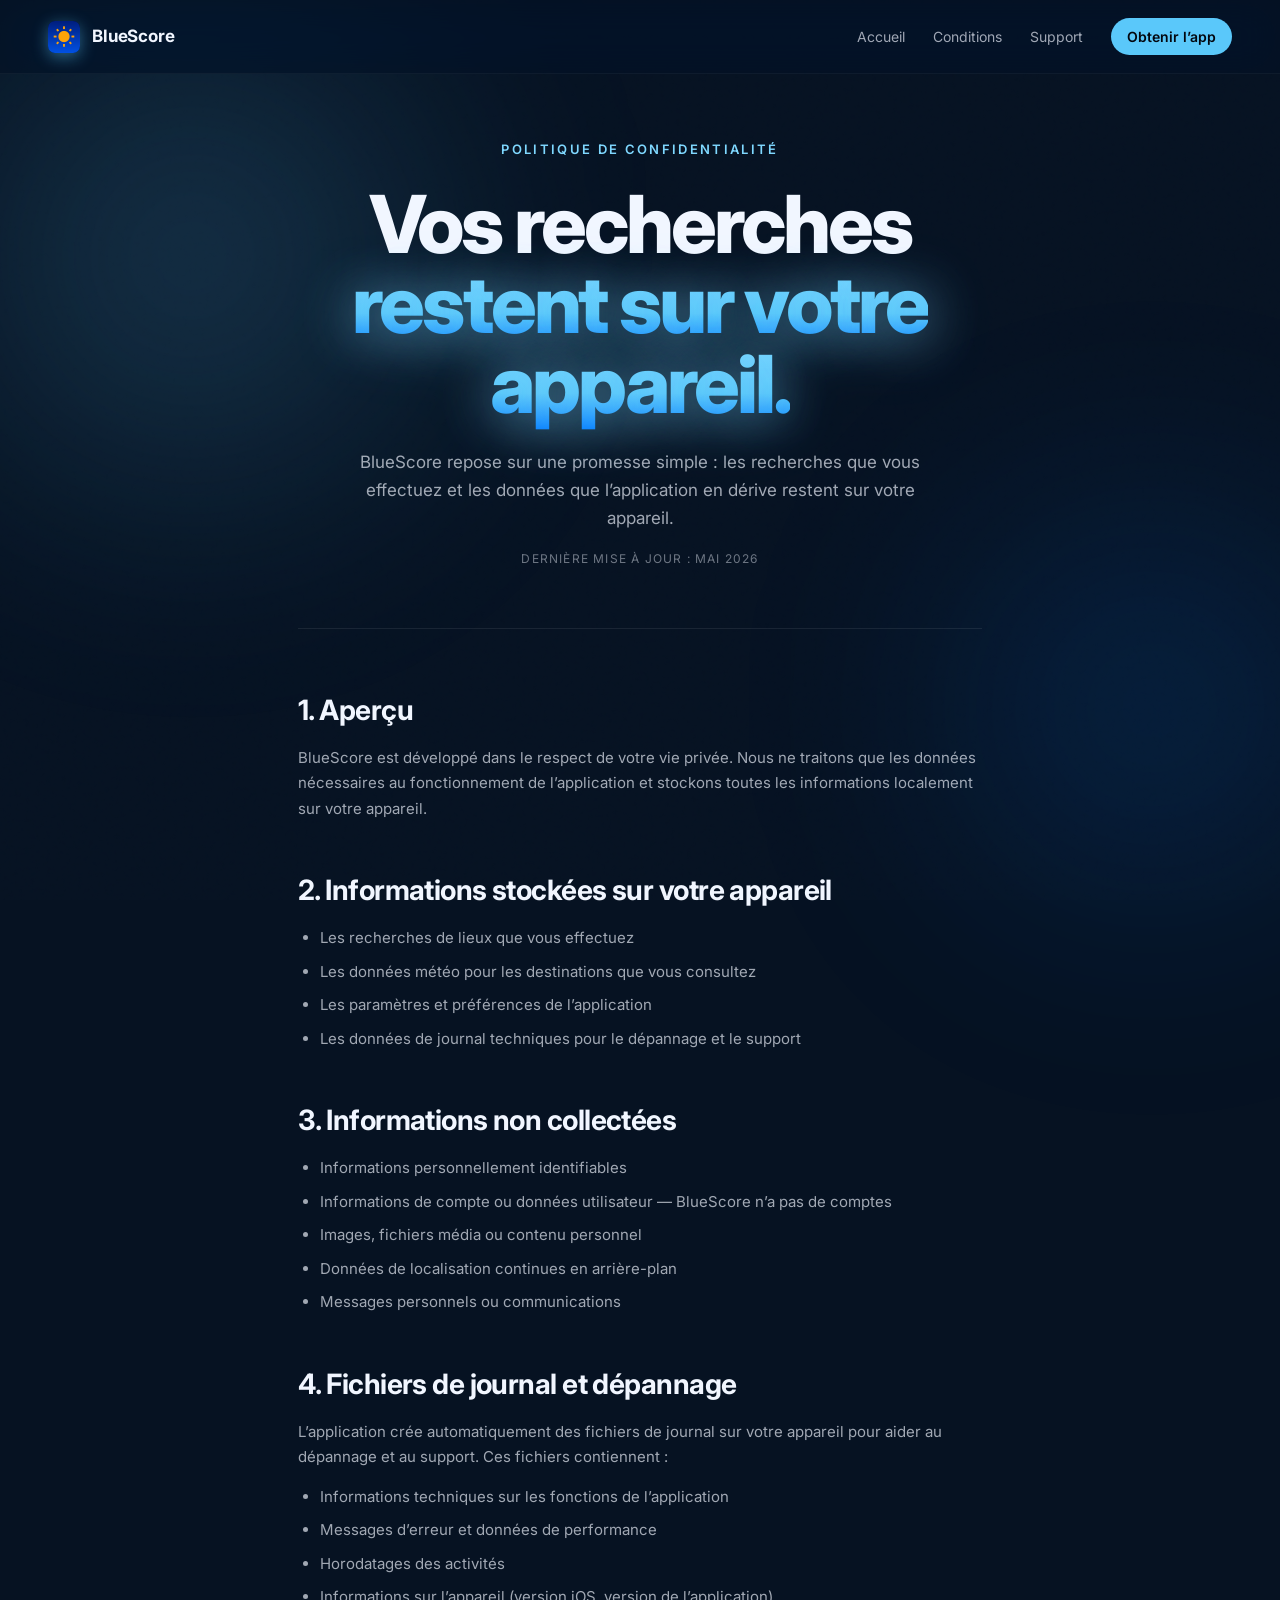
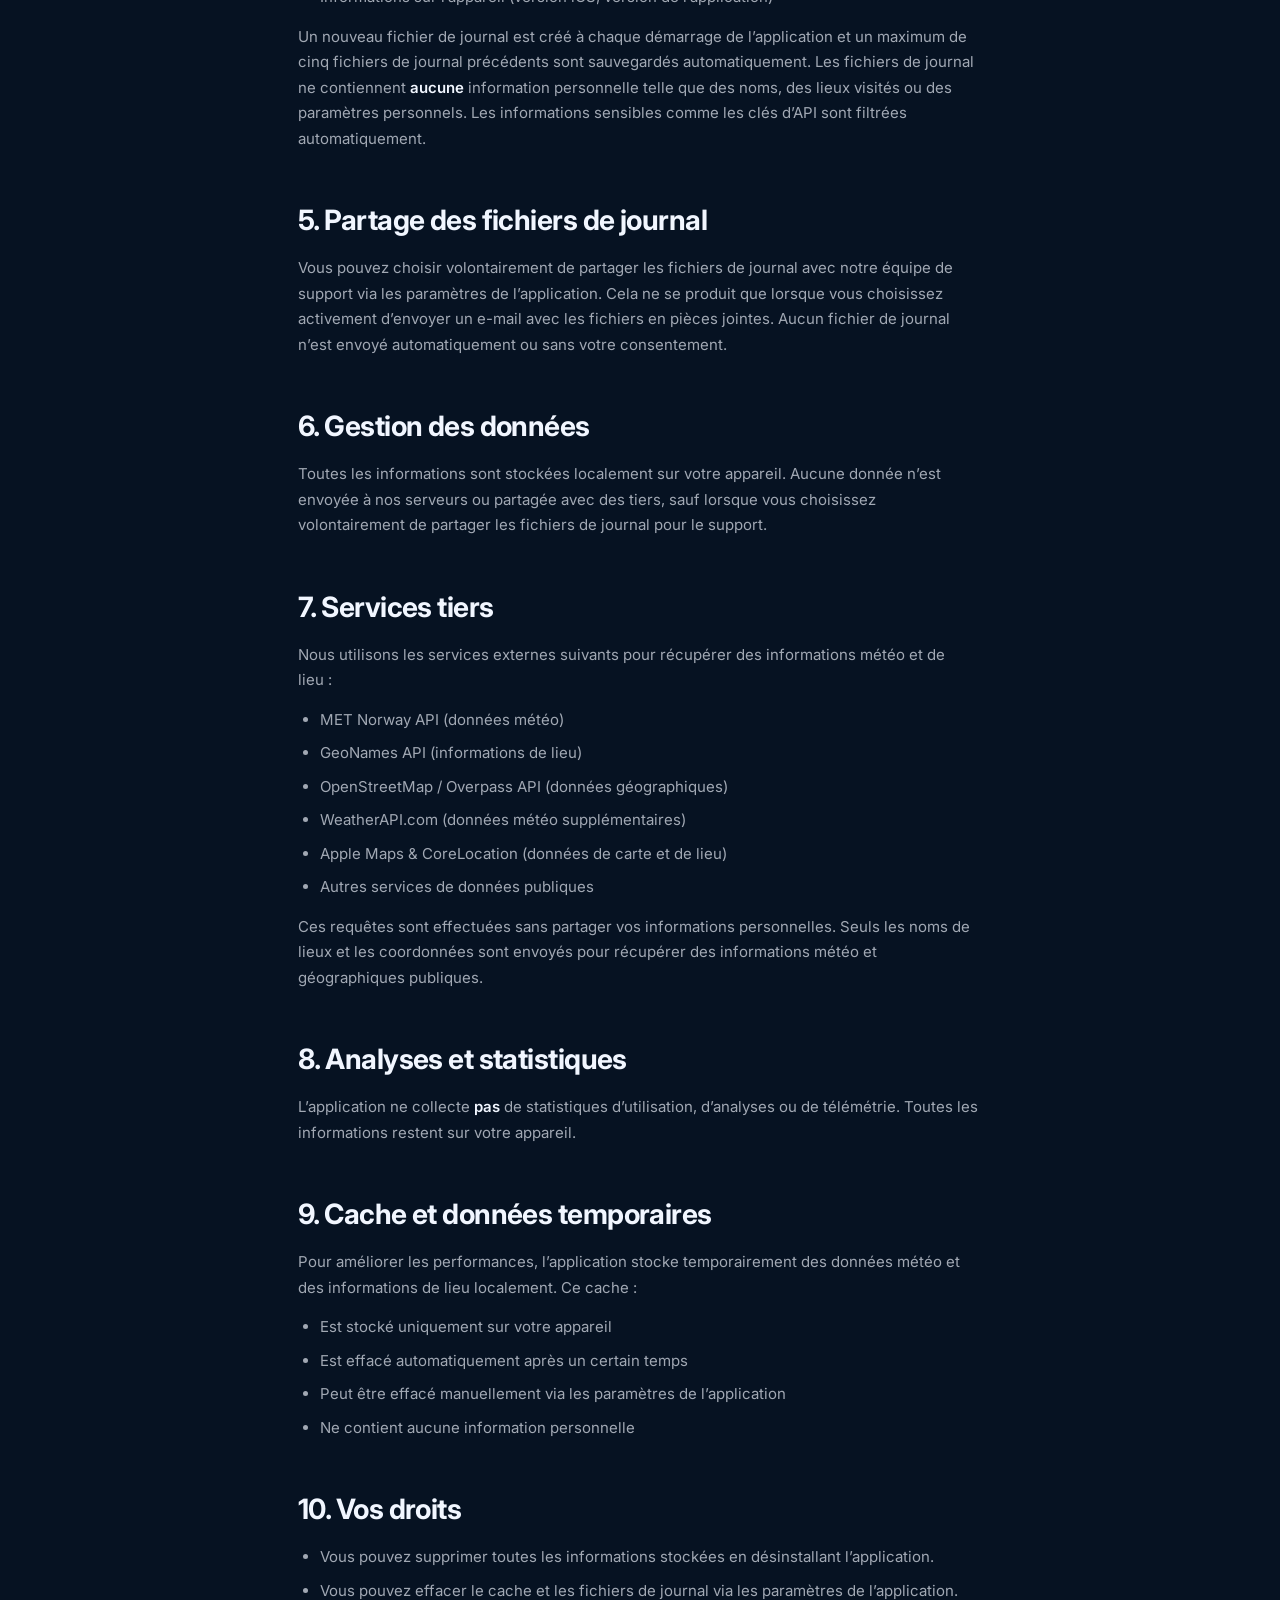
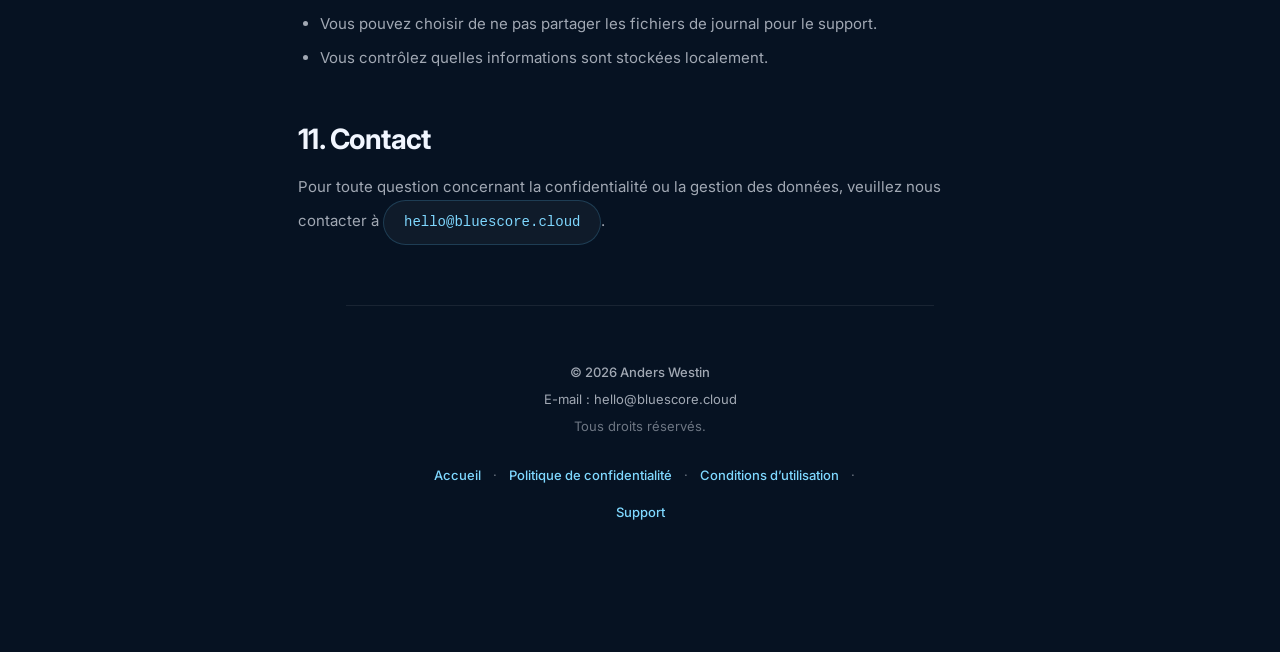
<file: privacypolicy/fr/index.html>
<!DOCTYPE html>
<html lang="fr">
<head>
    <meta charset="UTF-8" />
    <meta name="viewport" content="width=device-width, initial-scale=1.0" />
    <title>Politique de confidentialité &mdash; BlueScore</title>
    <meta name="description" content="Politique de confidentialité de BlueScore. Vos recherches et données météo restent sur votre appareil." />
    <meta name="theme-color" content="#061222" />

    <link rel="icon" type="image/png" href="../../BlueScore-iOS.png" />
    <link rel="apple-touch-icon" href="../../BlueScore-iOS.png" />
    <link rel="stylesheet" href="../../styles.css?v=4" />
    <link rel="preconnect" href="https://fonts.googleapis.com" />
    <link rel="preconnect" href="https://fonts.gstatic.com" crossorigin />
    <link href="https://fonts.googleapis.com/css2?family=Inter:wght@300;400;500;600;700;800;900&display=swap" rel="stylesheet" />
</head>
<body>
    <div class="grain"></div>
    <div class="ambient ambient--sky"></div>
    <div class="ambient ambient--deep"></div>

    <header class="nav">
        <a href="../../" class="nav__brand">
            <img src="../../BlueScore-iOS.png" alt="" class="nav__icon" />
            <span class="nav__name">BlueScore</span>
        </a>
        <nav class="nav__links">
            <a href="../../">Accueil</a>
            <a href="../../terms/">Conditions</a>
            <a href="../../support/">Support</a>
            <a href="https://apps.apple.com/app/bluescore/id6744608825" class="nav__cta" target="_blank" rel="noopener">Obtenir l&rsquo;app</a>
        </nav>
    </header>

    <main class="legal">
        <section class="legal__hero">
            <p class="eyebrow eyebrow--center">Politique de confidentialit&eacute;</p>
            <h1 class="legal__title">Vos recherches<br /><span class="legal__title-glow">restent sur votre appareil.</span></h1>
            <p class="legal__lede">
                BlueScore repose sur une promesse simple&nbsp;: les recherches que vous effectuez et les donn&eacute;es que l&rsquo;application en d&eacute;rive restent sur votre appareil.
            </p>
            <p class="legal__updated">Derni&egrave;re mise &agrave; jour&nbsp;: mai 2026</p>
        </section>

        <section class="legal__body">

            <h2>1. Aper&ccedil;u</h2>
            <p>BlueScore est d&eacute;velopp&eacute; dans le respect de votre vie priv&eacute;e. Nous ne traitons que les donn&eacute;es n&eacute;cessaires au fonctionnement de l&rsquo;application et stockons toutes les informations localement sur votre appareil.</p>

            <h2>2. Informations stock&eacute;es sur votre appareil</h2>
            <ul>
                <li>Les recherches de lieux que vous effectuez</li>
                <li>Les donn&eacute;es m&eacute;t&eacute;o pour les destinations que vous consultez</li>
                <li>Les param&egrave;tres et pr&eacute;f&eacute;rences de l&rsquo;application</li>
                <li>Les donn&eacute;es de journal techniques pour le d&eacute;pannage et le support</li>
            </ul>

            <h2>3. Informations non collect&eacute;es</h2>
            <ul>
                <li>Informations personnellement identifiables</li>
                <li>Informations de compte ou donn&eacute;es utilisateur &mdash; BlueScore n&rsquo;a pas de comptes</li>
                <li>Images, fichiers m&eacute;dia ou contenu personnel</li>
                <li>Donn&eacute;es de localisation continues en arri&egrave;re-plan</li>
                <li>Messages personnels ou communications</li>
            </ul>

            <h2>4. Fichiers de journal et d&eacute;pannage</h2>
            <p>L&rsquo;application cr&eacute;e automatiquement des fichiers de journal sur votre appareil pour aider au d&eacute;pannage et au support. Ces fichiers contiennent&nbsp;:</p>
            <ul>
                <li>Informations techniques sur les fonctions de l&rsquo;application</li>
                <li>Messages d&rsquo;erreur et donn&eacute;es de performance</li>
                <li>Horodatages des activit&eacute;s</li>
                <li>Informations sur l&rsquo;appareil (version iOS, version de l&rsquo;application)</li>
            </ul>
            <p>Un nouveau fichier de journal est cr&eacute;&eacute; &agrave; chaque d&eacute;marrage de l&rsquo;application et un maximum de cinq fichiers de journal pr&eacute;c&eacute;dents sont sauvegard&eacute;s automatiquement. Les fichiers de journal ne contiennent <strong>aucune</strong> information personnelle telle que des noms, des lieux visit&eacute;s ou des param&egrave;tres personnels. Les informations sensibles comme les cl&eacute;s d&rsquo;API sont filtr&eacute;es automatiquement.</p>

            <h2>5. Partage des fichiers de journal</h2>
            <p>Vous pouvez choisir volontairement de partager les fichiers de journal avec notre &eacute;quipe de support via les param&egrave;tres de l&rsquo;application. Cela ne se produit que lorsque vous choisissez activement d&rsquo;envoyer un e-mail avec les fichiers en pi&egrave;ces jointes. Aucun fichier de journal n&rsquo;est envoy&eacute; automatiquement ou sans votre consentement.</p>

            <h2>6. Gestion des donn&eacute;es</h2>
            <p>Toutes les informations sont stock&eacute;es localement sur votre appareil. Aucune donn&eacute;e n&rsquo;est envoy&eacute;e &agrave; nos serveurs ou partag&eacute;e avec des tiers, sauf lorsque vous choisissez volontairement de partager les fichiers de journal pour le support.</p>

            <h2>7. Services tiers</h2>
            <p>Nous utilisons les services externes suivants pour r&eacute;cup&eacute;rer des informations m&eacute;t&eacute;o et de lieu&nbsp;:</p>
            <ul>
                <li>MET Norway API (donn&eacute;es m&eacute;t&eacute;o)</li>
                <li>GeoNames API (informations de lieu)</li>
                <li>OpenStreetMap / Overpass API (donn&eacute;es g&eacute;ographiques)</li>
                <li>WeatherAPI.com (donn&eacute;es m&eacute;t&eacute;o suppl&eacute;mentaires)</li>
                <li>Apple Maps &amp; CoreLocation (donn&eacute;es de carte et de lieu)</li>
                <li>Autres services de donn&eacute;es publiques</li>
            </ul>
            <p>Ces requ&ecirc;tes sont effectu&eacute;es sans partager vos informations personnelles. Seuls les noms de lieux et les coordonn&eacute;es sont envoy&eacute;s pour r&eacute;cup&eacute;rer des informations m&eacute;t&eacute;o et g&eacute;ographiques publiques.</p>

            <h2>8. Analyses et statistiques</h2>
            <p>L&rsquo;application ne collecte <strong>pas</strong> de statistiques d&rsquo;utilisation, d&rsquo;analyses ou de t&eacute;l&eacute;m&eacute;trie. Toutes les informations restent sur votre appareil.</p>

            <h2>9. Cache et donn&eacute;es temporaires</h2>
            <p>Pour am&eacute;liorer les performances, l&rsquo;application stocke temporairement des donn&eacute;es m&eacute;t&eacute;o et des informations de lieu localement. Ce cache&nbsp;:</p>
            <ul>
                <li>Est stock&eacute; uniquement sur votre appareil</li>
                <li>Est effac&eacute; automatiquement apr&egrave;s un certain temps</li>
                <li>Peut &ecirc;tre effac&eacute; manuellement via les param&egrave;tres de l&rsquo;application</li>
                <li>Ne contient aucune information personnelle</li>
            </ul>

            <h2>10. Vos droits</h2>
            <ul>
                <li>Vous pouvez supprimer toutes les informations stock&eacute;es en d&eacute;sinstallant l&rsquo;application.</li>
                <li>Vous pouvez effacer le cache et les fichiers de journal via les param&egrave;tres de l&rsquo;application.</li>
                <li>Vous pouvez choisir de ne pas partager les fichiers de journal pour le support.</li>
                <li>Vous contr&ocirc;lez quelles informations sont stock&eacute;es localement.</li>
            </ul>

            <h2>11. Contact</h2>
            <p>
                Pour toute question concernant la confidentialit&eacute; ou la gestion des donn&eacute;es, veuillez nous contacter &agrave;
                <a href="mailto:hello@bluescore.cloud" class="legal__contact">hello@bluescore.cloud</a>.
            </p>

        </section>

        <footer class="footer">
            <p class="footer__copyright">&copy; 2026 Anders Westin</p>
            <p>E-mail&nbsp;: <a href="mailto:hello@bluescore.cloud">hello@bluescore.cloud</a></p>
            <p class="footer__sub">Tous droits r&eacute;serv&eacute;s.</p>
            <p class="footer__links">
                <a href="../../">Accueil</a>
                <span class="footer__sep">&middot;</span>
                <a href="../../privacypolicy/fr/">Politique de confidentialit&eacute;</a>
                <span class="footer__sep">&middot;</span>
                <a href="../../terms/">Conditions d&rsquo;utilisation</a>
                <span class="footer__sep">&middot;</span>
                <a href="../../support/">Support</a>
            </p>
        </footer>
    </main>

    <script src="../../script.js" defer></script>
</body>
</html>
</file>
<file: styles.css>
/* =========================================================================
   BlueScore Landing Page
   Inspired by spectre.cam, adapted to BlueScore's blue/cyan sky identity.
   Same architecture as the Run2Beat landing page so the two sites stay
   visually consistent across apps.
   ========================================================================= */

:root {
    /* =====================================================================
       ACCENT COLOUR — change ONLY the three RGB triplets below to recolour
       the entire site. Everything else (gradients, glows, hover states,
       transparent washes) is derived from these tokens via rgb() / rgba().
       Pick three related shades: a saturated mid (default), a brighter
       highlight, and a deeper shadow.
       BlueScore uses the iOS system blue family:
         #5AC8FA (sky / accent)
         #7FD8FF (highlight)
         #007AFF (deep)
       ===================================================================== */
    --accent-rgb:         90, 200, 250;   /* iOS systemTeal-ish sky */
    --accent-bright-rgb: 127, 216, 255;   /* lighter highlight */
    --accent-deep-rgb:     0, 122, 255;   /* iOS systemBlue */

    /* Background — deep night-sky blue, lets the sun icon glow. */
    --bg:           #061222;
    --bg-deep:      #03070f;
    --bg-elevated:  #0a1c34;
    --surface:        rgba(255, 255, 255, 0.04);
    --surface-hover:  rgba(255, 255, 255, 0.07);
    --border:         rgba(255, 255, 255, 0.08);
    --text:           #f1f6ff;
    --text-muted:     rgba(241, 246, 255, 0.66);
    --text-dim:       rgba(241, 246, 255, 0.44);

    /* Brand — derived from the accent tokens above. Do not edit these
       directly; change the RGB triplets at the top of :root instead. */
    --brand:        rgb(var(--accent-rgb));
    --brand-bright: rgb(var(--accent-bright-rgb));
    --brand-deep:   rgb(var(--accent-deep-rgb));
    --brand-glow:   rgba(var(--accent-bright-rgb), 0.55);
    --brand-soft:   rgba(var(--accent-rgb), 0.20);

    --max-w: 1180px;
    --gutter: clamp(20px, 4vw, 48px);
    --radius: 22px;

    --ease: cubic-bezier(0.22, 1, 0.36, 1);
}

* { box-sizing: border-box; }

html, body {
    margin: 0;
    padding: 0;
    background: var(--bg);
    color: var(--text);
    font-family: "Inter", -apple-system, BlinkMacSystemFont, "Segoe UI", Roboto, sans-serif;
    font-weight: 400;
    line-height: 1.5;
    -webkit-font-smoothing: antialiased;
    -moz-osx-font-smoothing: grayscale;
    overflow-x: hidden;
}

img { max-width: 100%; display: block; }
a { color: inherit; text-decoration: none; }

/* ---------- AMBIENT BACKGROUND ---------- */

.grain {
    position: fixed;
    inset: 0;
    pointer-events: none;
    z-index: 1;
    opacity: 0.06;
    mix-blend-mode: overlay;
    background-image: url("data:image/svg+xml;utf8,<svg viewBox='0 0 200 200' xmlns='http://www.w3.org/2000/svg'><filter id='n'><feTurbulence type='fractalNoise' baseFrequency='0.85' numOctaves='2' stitchTiles='stitch'/></filter><rect width='100%25' height='100%25' filter='url(%23n)' opacity='0.7'/></svg>");
}

.ambient {
    position: fixed;
    border-radius: 50%;
    filter: blur(120px);
    z-index: 0;
    pointer-events: none;
    opacity: 0.55;
    animation: float 20s ease-in-out infinite;
}

.ambient--sky {
    width: 60vw;
    height: 60vw;
    background: radial-gradient(circle, rgba(var(--accent-rgb), 0.45), transparent 60%);
    top: -10vw;
    left: -15vw;
}

.ambient--deep {
    width: 50vw;
    height: 50vw;
    background: radial-gradient(circle, rgba(var(--accent-deep-rgb), 0.40), transparent 60%);
    bottom: -10vw;
    right: -15vw;
    animation-delay: -10s;
}

@keyframes float {
    0%, 100% { transform: translate(0, 0); }
    50% { transform: translate(40px, -30px); }
}

/* ---------- NAV ---------- */

.nav {
    position: fixed;
    top: 0;
    left: 0;
    right: 0;
    z-index: 100;
    display: flex;
    align-items: center;
    justify-content: space-between;
    padding: 18px var(--gutter);
    background: rgba(6, 18, 34, 0.65);
    backdrop-filter: saturate(180%) blur(20px);
    -webkit-backdrop-filter: saturate(180%) blur(20px);
    border-bottom: 1px solid rgba(255, 255, 255, 0.04);
}

.nav__brand {
    display: flex;
    align-items: center;
    gap: 12px;
    font-weight: 700;
    letter-spacing: -0.01em;
}

.nav__icon {
    width: 32px;
    height: 32px;
    border-radius: 7px;
    box-shadow: 0 4px 16px rgba(var(--accent-rgb), 0.45);
}

.nav__name { font-size: 17px; }

.nav__links {
    display: flex;
    align-items: center;
    gap: 28px;
}

.nav__links a {
    font-size: 14px;
    color: var(--text-muted);
    transition: color 0.2s var(--ease);
}

.nav__links a:hover { color: var(--text); }

.nav__cta {
    padding: 8px 16px;
    background: var(--brand);
    color: #03070f !important;
    border-radius: 999px;
    font-weight: 600;
    transition: all 0.2s var(--ease);
}

.nav__cta:hover {
    background: var(--brand-bright);
    transform: translateY(-1px);
    box-shadow: 0 8px 24px rgba(var(--accent-bright-rgb), 0.45);
}

@media (max-width: 860px) {
    .nav__links { gap: 14px; }
    .nav__links a:not(.nav__cta) { display: none; }
}

/* ---------- HERO ---------- */

.hero {
    position: relative;
    z-index: 2;
    min-height: 100vh;
    display: flex;
    align-items: center;
    justify-content: center;
    text-align: center;
    padding: 120px var(--gutter) 100px;
    overflow: hidden;
}

.hero__inner {
    position: relative;
    z-index: 2;
    max-width: 1100px;
}

.hero__icon {
    width: 110px;
    height: 110px;
    border-radius: 24px;
    margin: 0 auto 32px;
    box-shadow:
        0 30px 80px rgba(var(--accent-rgb), 0.45),
        0 12px 30px rgba(0, 0, 0, 0.6),
        inset 0 1px 0 rgba(255, 255, 255, 0.2);
    animation: pulse-icon 4s ease-in-out infinite;
}

@keyframes pulse-icon {
    0%, 100% {
        transform: scale(1);
        box-shadow:
            0 30px 80px rgba(var(--accent-rgb), 0.45),
            0 12px 30px rgba(0,0,0,0.6),
            inset 0 1px 0 rgba(255,255,255,0.2);
    }
    50% {
        transform: scale(1.04);
        box-shadow:
            0 35px 100px rgba(var(--accent-bright-rgb), 0.65),
            0 12px 30px rgba(0,0,0,0.6),
            inset 0 1px 0 rgba(255,255,255,0.2);
    }
}

.eyebrow {
    font-size: 13px;
    font-weight: 600;
    letter-spacing: 0.18em;
    text-transform: uppercase;
    color: var(--brand-bright);
    margin: 0 0 24px;
}

.eyebrow--center { text-align: center; }

.hero__title {
    font-size: clamp(56px, 11vw, 144px);
    font-weight: 800;
    line-height: 1.0;
    letter-spacing: -0.04em;
    margin: 0 0 32px;
}

.hero__title-line {
    display: block;
    padding-bottom: 0.06em;
}

@media (min-width: 560px) {
    .hero__title-line {
        white-space: nowrap;
    }
}

.hero__title-line--glow {
    background: linear-gradient(180deg, var(--brand-bright) 0%, var(--brand) 60%, var(--brand-deep) 100%);
    -webkit-background-clip: text;
    background-clip: text;
    color: transparent;
    text-shadow: 0 0 60px rgba(var(--accent-bright-rgb), 0.45);
    filter: drop-shadow(0 8px 24px rgba(var(--accent-bright-rgb), 0.30));
    padding-bottom: 0.14em;
}

.hero__lede {
    max-width: 640px;
    margin: 0 auto 40px;
    font-size: clamp(16px, 1.7vw, 19px);
    color: var(--text-muted);
    line-height: 1.65;
}

.hero__sub {
    margin: 18px 0 0;
    font-size: 13px;
    color: var(--text-dim);
    letter-spacing: 0.04em;
}

/* Sun-ray bars at hero bottom (BlueScore equivalent of Run2Beat's pulse). */
.hero__rays {
    position: absolute;
    bottom: 0;
    left: 50%;
    transform: translateX(-50%);
    display: flex;
    align-items: flex-end;
    gap: 6px;
    height: 80px;
    opacity: 0.40;
    z-index: 1;
    pointer-events: none;
}

.hero__rays span {
    display: block;
    width: 4px;
    height: 20px;
    background: linear-gradient(180deg, transparent, var(--brand-bright));
    border-radius: 2px;
    animation: pulse-bar 2.4s ease-in-out infinite;
}

.hero__rays span:nth-child(1)  { animation-delay: 0.00s; }
.hero__rays span:nth-child(2)  { animation-delay: 0.10s; }
.hero__rays span:nth-child(3)  { animation-delay: 0.20s; }
.hero__rays span:nth-child(4)  { animation-delay: 0.30s; }
.hero__rays span:nth-child(5)  { animation-delay: 0.40s; }
.hero__rays span:nth-child(6)  { animation-delay: 0.50s; }
.hero__rays span:nth-child(7)  { animation-delay: 0.60s; }
.hero__rays span:nth-child(8)  { animation-delay: 0.70s; }
.hero__rays span:nth-child(9)  { animation-delay: 0.80s; }
.hero__rays span:nth-child(10) { animation-delay: 0.90s; }
.hero__rays span:nth-child(11) { animation-delay: 1.00s; }
.hero__rays span:nth-child(12) { animation-delay: 1.10s; }
.hero__rays span:nth-child(13) { animation-delay: 1.20s; }
.hero__rays span:nth-child(14) { animation-delay: 1.30s; }
.hero__rays span:nth-child(15) { animation-delay: 1.40s; }

@keyframes pulse-bar {
    0%, 100% { height: 14px; opacity: 0.4; }
    50% { height: 70px; opacity: 1; }
}

/* ---------- BUTTONS ---------- */

.btn {
    display: inline-flex;
    align-items: center;
    gap: 10px;
    padding: 14px 26px;
    font-size: 15px;
    font-weight: 600;
    border-radius: 999px;
    border: none;
    cursor: pointer;
    transition: all 0.25s var(--ease);
    letter-spacing: -0.005em;
}

.btn--primary {
    background: linear-gradient(135deg, var(--brand-bright), var(--brand));
    color: #03070f;
    box-shadow:
        0 10px 30px rgba(var(--accent-bright-rgb), 0.45),
        inset 0 1px 0 rgba(255, 255, 255, 0.3);
}

.btn--primary:hover {
    transform: translateY(-2px);
    box-shadow:
        0 16px 40px rgba(var(--accent-bright-rgb), 0.6),
        inset 0 1px 0 rgba(255, 255, 255, 0.3);
}

.btn--lg {
    padding: 18px 34px;
    font-size: 17px;
}

.btn--ghost {
    background: rgba(255, 255, 255, 0.04);
    color: var(--text);
    border: 1px solid rgba(255, 255, 255, 0.10);
}

.btn--ghost:hover {
    background: rgba(255, 255, 255, 0.08);
    border-color: var(--brand-soft);
    transform: translateY(-2px);
}

.cta-row {
    display: inline-flex;
    flex-wrap: wrap;
    align-items: center;
    justify-content: center;
    gap: 14px;
}

/* App Store badge wrapper used in hero & CTA. The bundled SVG is dark
   and looks crisp on the navy background as is. */
.app-store-badge {
    display: inline-flex;
    align-items: center;
    transition: transform 0.2s var(--ease), filter 0.2s var(--ease);
}

.app-store-badge img { height: 54px; width: auto; }

.app-store-badge:hover {
    transform: translateY(-2px);
    filter: drop-shadow(0 12px 24px rgba(var(--accent-bright-rgb), 0.35));
}

.btn--lg + .app-store-badge img,
.cta .app-store-badge img { height: 60px; }

/* ---------- SECTIONS ---------- */

.section {
    position: relative;
    z-index: 2;
    max-width: var(--max-w);
    margin: 0 auto;
    padding: 100px var(--gutter);
}

.section--center { text-align: center; }

.section--label {
    padding: 80px var(--gutter) 0;
}

.section__label {
    display: inline-block;
    font-size: 12px;
    font-weight: 700;
    letter-spacing: 0.25em;
    text-transform: uppercase;
    color: var(--brand-bright);
    padding: 8px 16px;
    border: 1px solid var(--brand-soft);
    border-radius: 999px;
    background: rgba(var(--accent-rgb), 0.06);
    margin: 0;
}

.section__title {
    font-size: clamp(40px, 7vw, 88px);
    font-weight: 800;
    line-height: 0.98;
    letter-spacing: -0.035em;
    margin: 0 0 28px;
    text-align: center;
}

.section__title--left { text-align: left; }

.section__lede {
    max-width: 660px;
    margin: 0 auto 56px;
    font-size: clamp(15px, 1.6vw, 18px);
    color: var(--text-muted);
    line-height: 1.65;
    text-align: center;
}

.section__lede--left { text-align: left; margin-left: 0; }

.section__lede--muted {
    color: var(--text-dim);
    font-style: italic;
    font-size: clamp(14px, 1.4vw, 16px);
    margin-top: -40px;
}

/* ---------- FEATURE BLOCKS ---------- */

.feature {
    position: relative;
    z-index: 2;
    max-width: var(--max-w);
    margin: 0 auto;
    padding: 80px var(--gutter);
    display: grid;
    grid-template-columns: 1fr 1fr;
    align-items: center;
    gap: clamp(40px, 7vw, 100px);
}

.feature--reverse .feature__visual { order: 2; }

.kicker {
    font-size: 12px;
    font-weight: 700;
    letter-spacing: 0.2em;
    text-transform: uppercase;
    color: var(--brand-bright);
    margin: 0 0 14px;
}

.feature__title {
    font-size: clamp(40px, 6vw, 76px);
    font-weight: 800;
    line-height: 0.98;
    letter-spacing: -0.035em;
    margin: 0 0 24px;
}

.feature__text {
    font-size: clamp(15px, 1.4vw, 17px);
    color: var(--text-muted);
    line-height: 1.7;
    max-width: 480px;
    margin: 0 0 16px;
}

.feature__text--muted {
    color: var(--text-dim);
    font-style: italic;
}

.feature__list {
    margin: 0 0 18px;
    padding: 0;
    list-style: none;
    max-width: 480px;
    counter-reset: feature-list;
}

.feature__list li {
    position: relative;
    padding: 10px 0 10px 28px;
    font-size: clamp(14px, 1.3vw, 16px);
    color: var(--text-muted);
    line-height: 1.6;
    border-top: 1px solid var(--border);
}

.feature__list li:first-child { border-top: 0; padding-top: 4px; }

.feature__list li::before {
    counter-increment: feature-list;
    content: counter(feature-list);
    position: absolute;
    left: 0;
    top: 11px;
    width: 20px;
    height: 20px;
    display: inline-flex;
    align-items: center;
    justify-content: center;
    background: rgba(var(--accent-rgb), 0.15);
    color: var(--brand-bright);
    font-size: 11px;
    font-weight: 700;
    border-radius: 6px;
}

.feature__list li:first-child::before { top: 5px; }

.feature__list strong {
    color: var(--text);
    font-weight: 600;
}

.feature__visual {
    display: flex;
    align-items: center;
    justify-content: center;
}

@media (max-width: 860px) {
    .feature { grid-template-columns: 1fr; gap: 40px; }
    .feature--reverse .feature__visual { order: 0; }
}

/* ---------- PHONE FRAME (placeholder + screenshot host) ---------- */

.phone-frame {
    position: relative;
    width: clamp(220px, 24vw, 300px);
    aspect-ratio: 9 / 19.5;
    /* Lighter, cooler metallic gradient so the bezel stays visible against
       the dark navy page background instead of fading into it. */
    background: linear-gradient(160deg, #3a4360 0%, #232a40 45%, #161b2a 100%);
    border-radius: 38px;
    padding: 10px;
    box-shadow:
        /* Outer rim ring: clearly visible halo so the device silhouette
           reads even when the page background is near-black. */
        0 0 0 1px rgba(180, 200, 230, 0.18),
        0 0 0 2px rgba(0, 0, 0, 0.55),
        0 40px 100px rgba(0, 0, 0, 0.55),
        0 10px 30px rgba(0, 0, 0, 0.45),
        /* Top-edge highlight gives the bezel a slight glassy curve. */
        inset 0 1px 0 rgba(255, 255, 255, 0.18),
        inset 0 -1px 0 rgba(255, 255, 255, 0.05);
    overflow: visible;
}

/* Side-button highlights */
.phone-frame::before,
.phone-frame::after {
    content: "";
    position: absolute;
    left: -2px;
    width: 3px;
    background: linear-gradient(90deg, #4a536e, #2a3042 70%, transparent);
    border-radius: 2px;
    box-shadow: 0 0 0 1px rgba(0, 0, 0, 0.3);
}

.phone-frame::before { top: 22%; height: 8%; }
.phone-frame::after  { top: 34%; height: 14%; }

/* Inner screen */
.phone-frame > img,
.phone-frame > .phone-frame__placeholder {
    position: absolute;
    inset: 10px;
    border-radius: 28px;
}

.phone-frame > img {
    width: calc(100% - 20px);
    height: calc(100% - 20px);
    object-fit: cover;
    object-position: top center;
    background: #000;
    z-index: 2;
    /* Inner bezel-to-glass seam keeps the screenshot from looking glued
       directly onto the frame. */
    box-shadow:
        0 0 0 1px rgba(0, 0, 0, 0.85),
        inset 0 0 0 1px rgba(255, 255, 255, 0.04);
}

.phone-frame__placeholder {
    z-index: 1;
    background:
        radial-gradient(ellipse at top, rgba(var(--accent-rgb), 0.18), transparent 60%),
        linear-gradient(180deg, #0a1322, #03070f);
    display: flex;
    flex-direction: column;
    align-items: center;
    justify-content: center;
    text-align: center;
    padding: 24px;
    color: var(--text-muted);
}

.phone-frame__placeholder strong {
    display: block;
    font-size: clamp(16px, 1.4vw, 19px);
    font-weight: 700;
    color: var(--text);
    margin: 10px 0 4px;
    letter-spacing: -0.01em;
}

.phone-frame__placeholder span {
    font-size: 12px;
    letter-spacing: 0.16em;
    text-transform: uppercase;
    color: var(--text-dim);
}

.phone-frame__placeholder small {
    margin-top: 18px;
    padding: 5px 10px;
    background: var(--surface);
    border: 1px dashed var(--border);
    border-radius: 6px;
    font-size: 11px;
    color: var(--text-dim);
    font-family: ui-monospace, SFMono-Regular, Menlo, monospace;
    letter-spacing: 0;
    text-transform: none;
}

.phone-frame__dot {
    width: 36px;
    height: 36px;
    border-radius: 50%;
    background: radial-gradient(circle at 35% 35%, var(--brand-bright), var(--brand-deep));
    box-shadow:
        0 0 28px var(--brand-glow),
        inset 0 -4px 8px rgba(0, 0, 0, 0.3);
    animation: pulse-icon 3s ease-in-out infinite;
}

/* ---------- TRIO CARDS ---------- */

.trio {
    display: grid;
    grid-template-columns: repeat(auto-fit, minmax(260px, 1fr));
    gap: 18px;
    margin-top: 40px;
}

.trio__card {
    padding: 32px 28px;
    background: var(--surface);
    border: 1px solid var(--border);
    border-radius: 20px;
    transition: all 0.3s var(--ease);
}

.trio__card:hover {
    background: var(--surface-hover);
    border-color: var(--brand-soft);
    transform: translateY(-4px);
    box-shadow: 0 20px 50px rgba(0,0,0,0.4);
}

.trio__icon {
    width: 48px;
    height: 48px;
    display: flex;
    align-items: center;
    justify-content: center;
    background: rgba(var(--accent-rgb), 0.12);
    border: 1px solid var(--brand-soft);
    border-radius: 12px;
    color: var(--brand-bright);
    margin-bottom: 18px;
}

.trio__title {
    font-size: clamp(18px, 1.6vw, 21px);
    font-weight: 700;
    letter-spacing: -0.01em;
    margin: 0 0 10px;
    color: var(--text);
}

.trio__text {
    font-size: 14px;
    color: var(--text-muted);
    line-height: 1.65;
    margin: 0;
}

/* ---------- BADGES (10 features, exact 5x2 grid) ---------- */

.badges {
    display: grid;
    grid-template-columns: repeat(5, 1fr);
    gap: 14px;
    max-width: 1100px;
    margin: 0 auto;
}

@media (max-width: 1100px) {
    .badges { grid-template-columns: repeat(2, 1fr); }
}

@media (max-width: 480px) {
    .badges { grid-template-columns: 1fr; }
}

.badge {
    display: flex;
    flex-direction: column;
    align-items: flex-start;
    gap: 14px;
    padding: 22px 22px 24px;
    background: var(--surface);
    border: 1px solid var(--border);
    border-radius: 18px;
    transition: all 0.25s var(--ease);
    text-align: left;
}

.badge:hover {
    background: var(--surface-hover);
    border-color: var(--brand-soft);
    transform: translateY(-2px);
    box-shadow: 0 10px 30px rgba(0, 0, 0, 0.3);
}

.badge__icon {
    width: 44px;
    height: 44px;
    display: inline-flex;
    align-items: center;
    justify-content: center;
    background: rgba(var(--accent-rgb), 0.12);
    border: 1px solid var(--brand-soft);
    border-radius: 12px;
    color: var(--brand-bright);
    flex-shrink: 0;
}

.badge__icon svg {
    width: 26px;
    height: 26px;
    filter: drop-shadow(0 0 6px rgba(var(--accent-bright-rgb), 0.45));
}

.badge:hover .badge__icon {
    background: rgba(var(--accent-rgb), 0.20);
    box-shadow: 0 0 24px rgba(var(--accent-bright-rgb), 0.25);
}

.badge__text {
    display: flex;
    flex-direction: column;
    gap: 6px;
}

.badge__label {
    font-size: 15px;
    font-weight: 600;
    line-height: 1.3;
    color: var(--text);
    letter-spacing: -0.01em;
}

.badge__desc {
    margin: 0;
    font-size: 13.5px;
    line-height: 1.55;
    color: var(--text-muted);
}

@media (max-width: 1100px) {
    .badge { padding: 22px 22px 22px; }
    .badge__desc { font-size: 14px; }
}

/* ---------- AUDIENCE PILLS (Perfect for…) ---------- */

.audience {
    display: flex;
    flex-wrap: wrap;
    justify-content: center;
    gap: 10px;
    max-width: 880px;
    margin: 0 auto 12px;
}

.audience__pill {
    display: inline-flex;
    align-items: center;
    gap: 8px;
    padding: 10px 16px;
    background: rgba(var(--accent-rgb), 0.06);
    border: 1px solid var(--brand-soft);
    border-radius: 999px;
    font-size: 13px;
    font-weight: 500;
    color: var(--text);
    letter-spacing: 0.005em;
    transition: all 0.2s var(--ease);
}

.audience__pill svg {
    width: 16px;
    height: 16px;
    color: var(--brand-bright);
    flex-shrink: 0;
}

.audience__pill:hover {
    background: rgba(var(--accent-rgb), 0.14);
    border-color: rgba(var(--accent-bright-rgb), 0.45);
    transform: translateY(-1px);
}

/* ---------- LANGUAGES STRIP ---------- */

/* Eight items, always rendered as a balanced grid: 4x2 on desktop and
   2x4 on narrow phones. Avoids the "7 then a lonely 1" wrap that flex
   produced when the eighth item happened to push past the strip width. */
.languages {
    display: grid;
    grid-template-columns: repeat(4, max-content);
    justify-content: center;
    gap: 14px 28px;
    margin: 28px auto 0;
}

@media (max-width: 640px) {
    .languages {
        grid-template-columns: repeat(2, max-content);
    }
}

.languages__item {
    display: inline-flex;
    align-items: center;
    gap: 8px;
    font-size: 14px;
    color: var(--text-muted);
    letter-spacing: 0.01em;
    white-space: nowrap;
}

.languages__flag {
    font-size: 20px;
    line-height: 1;
}

/* ---------- LEARN MORE LINK ---------- */

.learn-more {
    display: inline-flex;
    align-items: center;
    gap: 8px;
    margin-top: 18px;
    color: var(--brand-bright);
    text-decoration: none;
    font-weight: 600;
    font-size: 14px;
    letter-spacing: 0.01em;
    padding: 10px 16px;
    border: 1px solid var(--brand-soft);
    border-radius: 999px;
    background: rgba(var(--accent-rgb), 0.04);
    transition: all 0.2s var(--ease);
}

.learn-more:hover {
    background: rgba(var(--accent-rgb), 0.14);
    border-color: rgba(var(--accent-bright-rgb), 0.45);
    transform: translateX(2px);
}

.learn-more__arrow {
    display: inline-block;
    transition: transform 0.2s var(--ease);
}

.learn-more:hover .learn-more__arrow {
    transform: translateX(4px);
}

/* ---------- CTA ---------- */

.cta {
    position: relative;
    z-index: 2;
    text-align: center;
    padding: 140px var(--gutter);
    max-width: var(--max-w);
    margin: 0 auto;
}

.cta__icon {
    width: 140px;
    height: 140px;
    border-radius: 32px;
    margin: 0 auto 32px;
    box-shadow:
        0 40px 100px rgba(var(--accent-rgb), 0.5),
        0 12px 30px rgba(0,0,0,0.5),
        inset 0 1px 0 rgba(255,255,255,0.2);
    animation: pulse-icon 4s ease-in-out infinite;
}

.cta__title {
    font-size: clamp(48px, 9vw, 120px);
    font-weight: 800;
    line-height: 0.94;
    letter-spacing: -0.04em;
    margin: 0 0 18px;
}

.cta__title-glow {
    background: linear-gradient(180deg, var(--brand-bright) 0%, var(--brand) 60%, var(--brand-deep) 100%);
    -webkit-background-clip: text;
    background-clip: text;
    color: transparent;
    text-shadow: 0 0 60px rgba(var(--accent-bright-rgb), 0.45);
    filter: drop-shadow(0 8px 24px rgba(var(--accent-bright-rgb), 0.30));
}

.cta__sub {
    font-size: clamp(15px, 1.5vw, 17px);
    color: var(--text-muted);
    margin: 0 auto 36px;
    max-width: 660px;
    line-height: 1.65;
}

.cta__tag {
    margin: 32px 0 0;
    font-size: 13px;
    color: var(--text-dim);
    letter-spacing: 0.04em;
    font-style: italic;
}

/* ---------- FOOTER ---------- */

.footer {
    position: relative;
    z-index: 2;
    text-align: center;
    padding: 50px var(--gutter) 60px;
    border-top: 1px solid var(--border);
    margin: 60px var(--gutter) 0;
}

.footer p {
    margin: 6px 0;
    font-size: 13px;
    color: var(--text-muted);
    line-height: 1.6;
}

.footer__copyright { color: var(--text); font-weight: 500; }
.footer__sub { color: var(--text-dim) !important; }

.footer a {
    color: var(--text-muted);
    text-decoration: none;
    transition: color 0.2s var(--ease);
}

.footer a:hover { color: var(--brand-bright); }

.footer__links {
    margin-top: 18px !important;
    display: inline-flex;
    flex-wrap: wrap;
    align-items: center;
    justify-content: center;
    gap: 8px 4px;
}

.footer__links a {
    color: var(--brand-bright);
    font-weight: 500;
    padding: 4px 8px;
}

.footer__links a:hover {
    color: var(--text);
    text-decoration: underline;
    text-underline-offset: 4px;
}

.footer__sep {
    color: var(--text-dim);
    user-select: none;
}

/* ---------- LEGAL / SUBPAGES (Privacy, Terms, Support) ---------- */

.legal {
    position: relative;
    z-index: 2;
    max-width: 780px;
    margin: 0 auto;
    padding: 140px var(--gutter) 60px;
}

.legal__hero {
    text-align: center;
    padding-bottom: 60px;
    border-bottom: 1px solid var(--border);
    margin-bottom: 60px;
}

.legal__title {
    font-size: clamp(40px, 7vw, 80px);
    font-weight: 800;
    line-height: 1.0;
    letter-spacing: -0.04em;
    margin: 18px 0 24px;
}

.legal__title-glow {
    background: linear-gradient(180deg, var(--brand-bright) 0%, var(--brand) 60%, var(--brand-deep) 100%);
    -webkit-background-clip: text;
    background-clip: text;
    color: transparent;
    text-shadow: 0 0 60px rgba(var(--accent-bright-rgb), 0.45);
    filter: drop-shadow(0 8px 24px rgba(var(--accent-bright-rgb), 0.30));
}

.legal__lede {
    max-width: 580px;
    margin: 0 auto 18px;
    font-size: clamp(15px, 1.6vw, 17px);
    color: var(--text-muted);
    line-height: 1.65;
}

.legal__updated {
    font-size: 12px;
    color: var(--text-dim);
    letter-spacing: 0.1em;
    text-transform: uppercase;
    margin: 0;
}

.legal__body h2 {
    font-size: clamp(22px, 2.2vw, 28px);
    font-weight: 700;
    letter-spacing: -0.02em;
    margin: 48px 0 14px;
    color: var(--text);
}

.legal__body h2:first-child {
    margin-top: 0;
}

.legal__body h3 {
    font-size: clamp(17px, 1.6vw, 19px);
    font-weight: 600;
    letter-spacing: -0.01em;
    margin: 28px 0 10px;
    color: var(--text);
}

.legal__body p,
.legal__body li {
    font-size: 15px;
    color: var(--text-muted);
    line-height: 1.7;
}

.legal__body p {
    margin: 0 0 14px;
}

.legal__body ul,
.legal__body ol {
    padding-left: 22px;
    margin: 0 0 14px;
}

.legal__body li {
    margin-bottom: 8px;
}

.legal__body strong {
    color: var(--text);
    font-weight: 600;
}

.legal__body a {
    color: var(--brand-bright);
    text-decoration: underline;
    text-decoration-color: rgba(var(--accent-bright-rgb), 0.4);
    text-underline-offset: 3px;
    transition: text-decoration-color 0.2s var(--ease);
}

.legal__body a:hover {
    text-decoration-color: var(--brand-bright);
}

.legal__contact {
    display: inline-block;
    padding: 10px 20px;
    background: var(--surface);
    border: 1px solid var(--brand-soft);
    border-radius: 999px;
    font-family: ui-monospace, SFMono-Regular, Menlo, monospace;
    font-size: 14px;
    color: var(--brand-bright) !important;
    text-decoration: none !important;
}

.legal__contact:hover {
    background: rgba(var(--accent-rgb), 0.10);
}

/* Highlighted contact card used on Support and at the end of legal pages. */
.support__contact-card {
    position: relative;
    margin: 50px 0 0;
    padding: 28px 28px 26px;
    background: linear-gradient(180deg, rgba(var(--accent-rgb), 0.08), rgba(var(--accent-rgb), 0.02));
    border: 1px solid var(--brand-soft);
    border-radius: var(--radius);
    text-align: center;
    overflow: hidden;
}

.support__contact-card::before {
    content: "";
    position: absolute;
    inset: -40% 30% auto 30%;
    height: 120px;
    background: radial-gradient(closest-side, rgba(var(--accent-bright-rgb), 0.22), transparent 75%);
    pointer-events: none;
}

.support__contact-label {
    position: relative;
    margin: 0 0 6px;
    font-size: 11px !important;
    letter-spacing: 0.22em;
    text-transform: uppercase;
    color: var(--brand-bright) !important;
    font-weight: 600;
}

.support__contact-email {
    position: relative;
    display: inline-block;
    margin: 0 0 14px;
    font-size: clamp(22px, 3vw, 28px);
    font-weight: 700;
    color: var(--text) !important;
    text-decoration: none !important;
    letter-spacing: -0.01em;
    transition: color 0.2s var(--ease);
}

.support__contact-email:hover { color: var(--brand-bright) !important; }

.support__contact-hint {
    position: relative;
    max-width: 520px;
    margin: 0 auto !important;
    font-size: 14px !important;
    color: var(--text-dim) !important;
    line-height: 1.6 !important;
}

/* Collapsible FAQ items used on the support page. Built on the native
   <details>/<summary> element so it stays accessible and JS-free. */
.legal__body details {
    margin: 0 0 12px;
    padding: 14px 20px;
    background: var(--surface);
    border: 1px solid var(--border);
    border-radius: 14px;
    transition: background 0.2s var(--ease), border-color 0.2s var(--ease);
}

.legal__body details[open] {
    background: var(--surface-hover);
    border-color: var(--brand-soft);
}

.legal__body details summary {
    cursor: pointer;
    font-weight: 600;
    color: var(--text);
    font-size: 15px;
    line-height: 1.45;
    list-style: none;
    display: flex;
    align-items: center;
    gap: 14px;
    padding: 4px 0;
}

.legal__body details summary::-webkit-details-marker {
    display: none;
}

.legal__body details summary::before {
    content: "";
    width: 8px;
    height: 8px;
    border-right: 2px solid var(--brand-bright);
    border-bottom: 2px solid var(--brand-bright);
    transform: rotate(-45deg);
    transition: transform 0.2s var(--ease);
    flex-shrink: 0;
    margin-left: 2px;
}

.legal__body details[open] summary::before {
    transform: rotate(45deg);
}

.legal__body details > p,
.legal__body details > ul,
.legal__body details > ol {
    margin-top: 14px;
    color: var(--text-muted);
}

/* ---------- UTILITIES ---------- */

/* Keeps short tokens like "0&ndash;100" or "10-day" on a single line
   so the dash never becomes a wrap point inside a feature title. */
.nowrap { white-space: nowrap; }

/* ---------- REVEAL ON SCROLL ---------- */

.reveal {
    opacity: 0;
    transform: translateY(24px);
    transition: opacity 0.8s var(--ease), transform 0.8s var(--ease);
}

.reveal.is-visible {
    opacity: 1;
    transform: translateY(0);
}

/* ---------- RESPONSIVE ---------- */

@media (max-width: 640px) {
    .hero { min-height: 90vh; padding-top: 100px; }
    .hero__icon { width: 88px; height: 88px; border-radius: 20px; }
    .cta__icon { width: 110px; height: 110px; }
    .footer { margin-top: 20px; }
    .section, .feature { padding-top: 60px; padding-bottom: 60px; }
}

@media (prefers-reduced-motion: reduce) {
    *, *::before, *::after {
        animation-duration: 0.01ms !important;
        animation-iteration-count: 1 !important;
        transition-duration: 0.01ms !important;
    }
}
</file>
